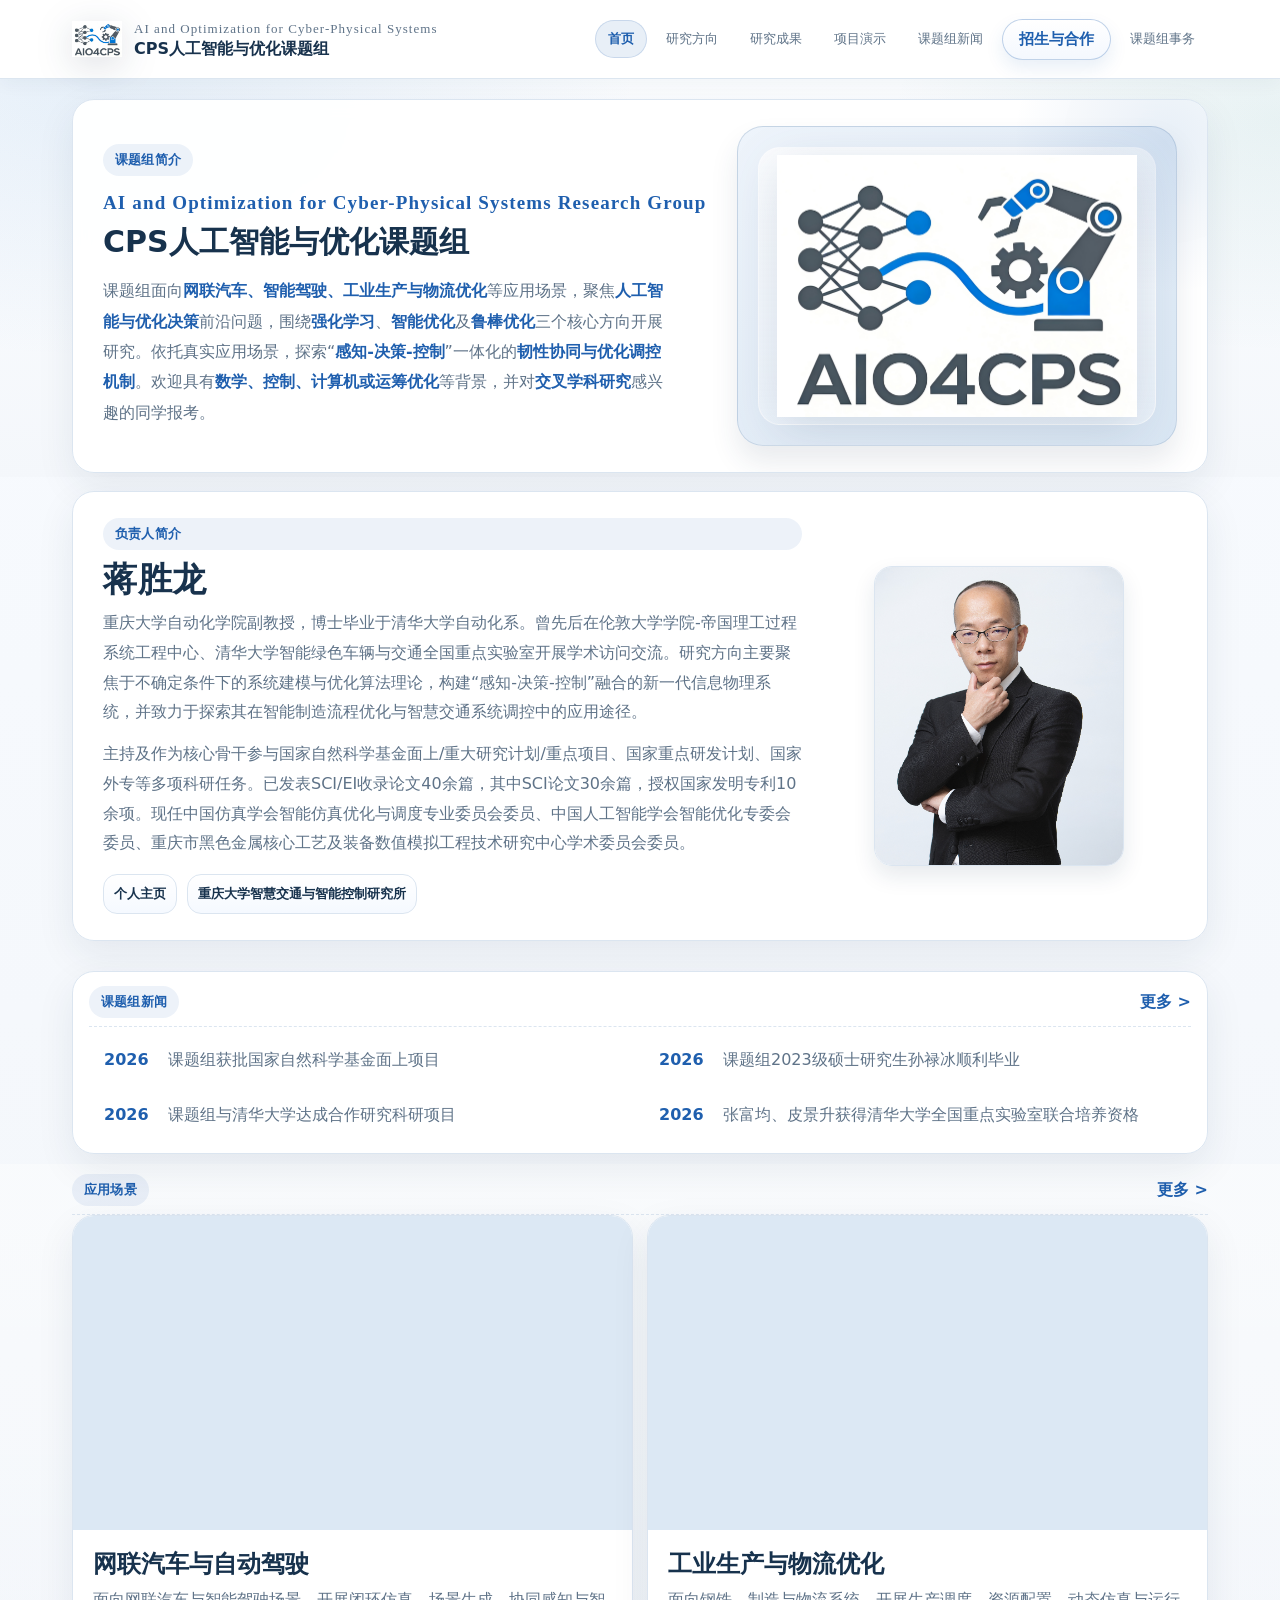
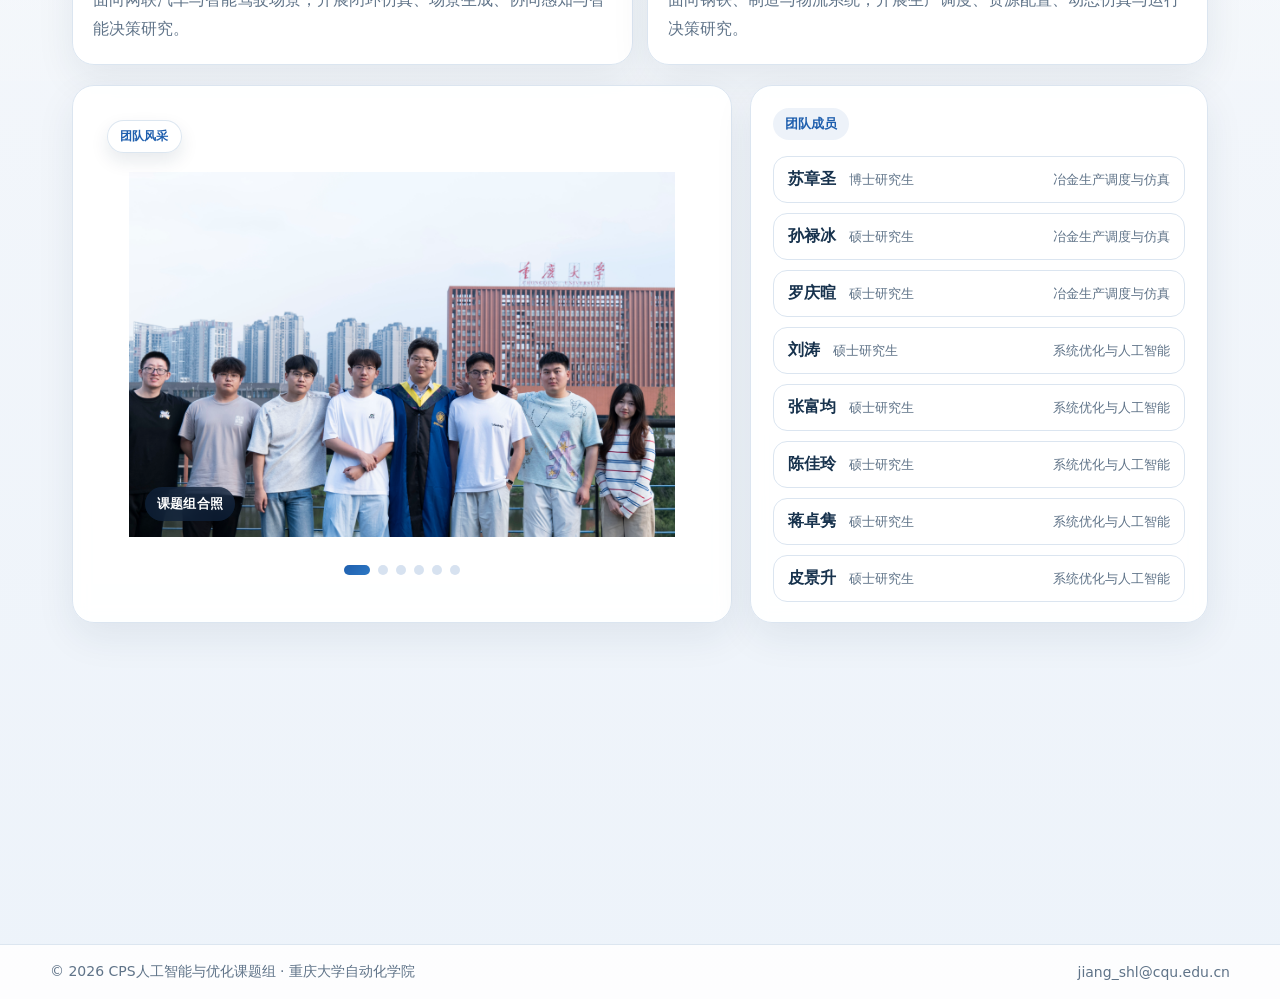
<file: index.html>
<!DOCTYPE html>
<html lang="zh-CN">
<head>
<meta charset="utf-8"/>
<meta content="width=device-width,initial-scale=1" name="viewport"/>
<title>CPS人工智能与优化课题组 | 重庆大学 | 自动化学院 蒋胜龙课题组 |</title>
<meta content="CPS人工智能与优化课题组主页，展示课题组简介、研究方向、负责人简介、典型应用场景、团队风采与合作交流。" name="description"/>
<meta content="CPS人工智能与优化课题组, 重庆大学, 人工智能, 运筹优化, 信息物理系统, 智能制造, 智慧交通" name="keywords"/>
<meta content="AI and Optimization for Cyber-Physical Systems Research Group, Chongqing University" name="author"/>
<meta content="index,follow" name="robots"/>
<meta content="CPS人工智能与优化课题组 | 重庆大学" property="og:title"/>
<meta content="CPS人工智能与优化课题组主页，展示课题组简介、研究方向、负责人简介、典型应用场景、团队风采与合作交流。" property="og:description"/>
<meta content="website" property="og:type"/>
<meta content="https://aio4cps.top/" property="og:url"/>
<meta content="https://aio4cps.top/assets/img/logo.png" property="og:image"/>
<meta content="zh_CN" property="og:locale"/>
<meta content="summary_large_image" name="twitter:card"/>
<meta content="CPS人工智能与优化课题组 | 重庆大学" name="twitter:title"/>
<meta content="CPS人工智能与优化课题组主页，展示课题组简介、研究方向、负责人简介、典型应用场景、团队风采与合作交流。" name="twitter:description"/>
<meta content="https://aio4cps.top/assets/img/logo.png" name="twitter:image"/>
<meta content="#F4F7FB" name="theme-color"/>
<link href="https://aio4cps.top/" rel="canonical"/>
    <link href="assets/img/logo.png" rel="icon"/>
<link href="assets/css/styles.css" rel="stylesheet"/>
<script defer="" src="assets/js/main.js"></script>
<noscript><style>.reveal{opacity:1 !important; transform:none !important;}</style></noscript>
</head>
<body class="page-home">
<a class="skip-link" href="#main-content">跳到主要内容</a>
<div class="topbar">
<div class="container">
<div class="nav">
<a aria-label="CPS人工智能与优化课题组首页" class="brand" href="index.html">
<img alt="CPS人工智能与优化课题组标识" src="assets/img/logo.png"/>
<span class="brand-text">
<span class="t2">AI and Optimization for Cyber-Physical Systems</span>
<span class="t1">CPS人工智能与优化课题组</span>
</span>
</a>
<div aria-label="Primary" class="navlinks">
<a data-page="index.html" href="index.html">首页</a>
<a data-page="research.html" href="research.html">研究方向</a>
<a data-page="achievements.html" href="achievements.html">研究成果</a>
<a data-page="demos.html" href="demos.html">项目演示</a>
<a data-page="news.html" href="news.html">课题组新闻</a>
<a data-page="cooperation.html" href="cooperation.html">招生与合作</a>
<a data-page="weekly-report.html" href="weekly-report.html">课题组事务</a>
</div>
<button aria-controls="mobileNav" aria-expanded="false" aria-label="打开导航菜单" class="hamburger" id="hamburger">菜单</button>
</div>
<div aria-label="移动端导航" class="mobile" hidden="" id="mobileNav">
<a data-page="index.html" href="index.html">首页</a>
<a data-page="research.html" href="research.html">研究方向</a>
<a data-page="achievements.html" href="achievements.html">研究成果</a>
<a data-page="demos.html" href="demos.html">项目演示</a>
<a data-page="news.html" href="news.html">课题组新闻</a>
<a data-page="cooperation.html" href="cooperation.html">招生与合作</a>
<a data-page="weekly-report.html" href="weekly-report.html">课题组事务</a>
</div>
</div>
</div>
<main id="main-content">
<section class="home-intro section-tight">
<div class="container">
<div class="intro-shell card-soft reveal">
<div class="intro-copy">
<span class="section-chip">课题组简介</span>
<div class="intro-name-en">AI and Optimization for Cyber-Physical Systems Research Group</div>
<h1>CPS人工智能与优化课题组</h1>
<p class="hero-lead">
课题组面向<strong class="hero-emphasis">网联汽车、智能驾驶、工业生产与物流优化</strong>等应用场景，聚焦<strong class="hero-emphasis">人工智能与优化决策</strong>前沿问题，围绕<strong class="hero-emphasis">强化学习</strong>、<strong class="hero-emphasis">智能优化</strong>及<strong class="hero-emphasis">鲁棒优化</strong>三个核心方向开展研究。依托真实应用场景，探索“<strong class="hero-emphasis">感知-决策-控制</strong>”一体化的<strong class="hero-emphasis">韧性协同与优化调控机制</strong>。欢迎具有<strong class="hero-emphasis">数学、控制、计算机或运筹优化</strong>等背景，并对<strong class="hero-emphasis">交叉学科研究</strong>感兴趣的同学报考。
</p>
</div>
                <div aria-hidden="true" class="intro-visual intro-logo-wrap"><div class="intro-logo-stage"><img alt="" class="intro-logo-large" src="assets/img/logo.png"/></div></div>
</div>
</div>
</section>
<section class="section home-overview-section" id="overview">
<div class="container">
<article class="mentor-merged-card card-soft reveal">
<div class="mentor-merged-copy">
<span class="section-chip">负责人简介</span>
<div class="mentor-name-hero">蒋胜龙</div>
<p>重庆大学自动化学院副教授，博士毕业于清华大学自动化系。曾先后在伦敦大学学院-帝国理工过程系统工程中心、清华大学智能绿色车辆与交通全国重点实验室开展学术访问交流。研究方向主要聚焦于不确定条件下的系统建模与优化算法理论，构建“感知-决策-控制”融合的新一代信息物理系统，并致力于探索其在智能制造流程优化与智慧交通系统调控中的应用途径。</p>
<p>主持及作为核心骨干参与国家自然科学基金面上/重大研究计划/重点项目、国家重点研发计划、国家外专等多项科研任务。已发表SCI/EI收录论文40余篇，其中SCI论文30余篇，授权国家发明专利10余项。现任中国仿真学会智能仿真优化与调度专业委员会委员、中国人工智能学会智能优化专委会委员、重庆市黑色金属核心工艺及装备数值模拟工程技术研究中心学术委员会委员。</p>
<div class="mentor-link-tags">
<a class="topic-pill" href="https://faculty.cqu.edu.cn/ShenglongJiang/zh_CN/index/341867/list/index.htm" rel="noopener" target="_blank">个人主页</a>
<a class="topic-pill" href="https://accu.cqu.edu.cn/kxyj/yjs/zhjtyznkzyjs.htm" rel="noopener" target="_blank">重庆大学智慧交通与智能控制研究所</a>
</div>
</div>
<div class="mentor-merged-side">
<div class="mentor-portrait-shell"><img alt="蒋胜龙老师照片" decoding="async" loading="lazy" src="assets/img/teacher.png"/></div>
</div>
</article>
</div>
</section>
<section class="section section-news-strip">
<div class="container">
<div class="news-strip card-soft reveal">
<div class="news-strip-head"><span class="section-chip">课题组新闻</span><a class="more-link" href="news.html">更多 &gt;</a></div>
<div class="news-strip-list">
<a class="news-strip-item" href="news.html#news-2026-nsfc-project"><span class="news-strip-year">2026</span><span>课题组获批国家自然科学基金面上项目</span></a>
<a class="news-strip-item" href="news.html#news-2026-sun-lubing-graduation"><span class="news-strip-year">2026</span><span>课题组2023级硕士研究生孙禄冰顺利毕业</span></a>
<a class="news-strip-item" href="news.html#news-2026-tsinghua-project"><span class="news-strip-year">2026</span><span>课题组与清华大学达成合作研究科研项目</span></a>
<a class="news-strip-item" href="news.html#news-2026-tsinghua-joint-training"><span class="news-strip-year">2026</span><span>张富均、皮景升获得清华大学全国重点实验室联合培养资格</span></a>
</div>
</div>
</div>
</section>
<section class="section section-surface" id="focus-showcase">
<div class="container">
<div class="news-strip-head reveal">
<span class="section-chip">应用场景</span>
<a class="more-link" href="research.html">更多 &gt;</a>
</div>
<div class="focus-grid">
<article class="focus-card card-soft reveal">
<div class="focus-media"><video autoplay="" loop="" muted="" playsinline="" preload="metadata" src="assets/img/traffic-demo.mp4"></video></div>
<div class="focus-body">
<h3>网联汽车与自动驾驶</h3>
<p>面向网联汽车与智能驾驶场景，开展闭环仿真、场景生成、协同感知与智能决策研究。</p>
</div>
</article>
<article class="focus-card card-soft reveal">
<div class="focus-media"><video autoplay="" loop="" muted="" playsinline="" preload="metadata" src="assets/img/digital-twin-demo.mp4"></video></div>
<div class="focus-body">
<h3>工业生产与物流优化</h3>
<p>面向钢铁、制造与物流系统，开展生产调度、资源配置、动态仿真与运行决策研究。</p>
</div>
</article>
</div>
</div>
</section>
<section class="section section-team-vibes" id="team-vibes">
<div class="container">
<div class="team-vibes-grid">
<div class="team-gallery card-soft reveal" data-carousel="" data-interval="4200">
<div class="team-gallery-stage"><span class="team-gallery-chip">团队风采</span><figure aria-hidden="false" class="team-gallery-slide active" data-carousel-slide="">
<img alt="课题组合照" loading="lazy" src="assets/img/team-photo-2026-group.jpg"/>
<figcaption>课题组合照</figcaption>
</figure><figure aria-hidden="true" class="team-gallery-slide" data-carousel-slide="">
<img alt="组会交流" loading="lazy" src="assets/img/team-photo-1.jpg"/>
<figcaption>组会交流</figcaption>
</figure><figure aria-hidden="true" class="team-gallery-slide" data-carousel-slide="">
<img alt="学术讨论" loading="lazy" src="assets/img/team-photo-2.jpg"/>
<figcaption>学术讨论</figcaption>
</figure><figure aria-hidden="true" class="team-gallery-slide" data-carousel-slide="">
<img alt="参加学术报告" loading="lazy" src="assets/img/team-photo-3.jpg"/>
<figcaption>参加学术报告</figcaption>
</figure><figure aria-hidden="true" class="team-gallery-slide" data-carousel-slide="">
<img alt="学术会议" loading="lazy" src="assets/img/team-photo-4.jpg"/>
<figcaption>学术会议</figcaption>
</figure><figure aria-hidden="true" class="team-gallery-slide" data-carousel-slide="">
<img alt="户外活动" loading="lazy" src="assets/img/team-photo-5.jpg"/>
<figcaption>户外活动</figcaption>
</figure></div>
<div class="team-gallery-dots" role="tablist" aria-label="团队风采图片切换"><button aria-label="查看课题组合照" aria-selected="true" class="team-gallery-dot active" data-carousel-dot="" role="tab" type="button"></button><button aria-label="查看组会交流" aria-selected="false" class="team-gallery-dot" data-carousel-dot="" role="tab" type="button"></button><button aria-label="查看学术讨论" aria-selected="false" class="team-gallery-dot" data-carousel-dot="" role="tab" type="button"></button><button aria-label="查看参加学术报告" aria-selected="false" class="team-gallery-dot" data-carousel-dot="" role="tab" type="button"></button><button aria-label="查看学术会议" aria-selected="false" class="team-gallery-dot" data-carousel-dot="" role="tab" type="button"></button><button aria-label="查看户外活动" aria-selected="false" class="team-gallery-dot" data-carousel-dot="" role="tab" type="button"></button></div>
</div>
<div class="team-side-stack">
<article class="team-side-card card-soft reveal">
<span class="section-chip">团队成员</span>
<ul class="name-list"><li><span>苏章圣 <em>博士研究生</em></span><em>冶金生产调度与仿真</em></li><li><span>孙禄冰 <em>硕士研究生</em></span><em>冶金生产调度与仿真</em></li><li><span>罗庆暄 <em>硕士研究生</em></span><em>冶金生产调度与仿真</em></li><li><span>刘涛 <em>硕士研究生</em></span><em>系统优化与人工智能</em></li><li><span>张富均 <em>硕士研究生</em></span><em>系统优化与人工智能</em></li><li><span>陈佳玲 <em>硕士研究生</em></span><em>系统优化与人工智能</em></li><li><span>蒋卓隽 <em>硕士研究生</em></span><em>系统优化与人工智能</em></li><li><span>皮景升 <em>硕士研究生</em></span><em>系统优化与人工智能</em></li></ul>
</article>
</div>
</div>
</div>
</section>
<section class="section" id="cooperation-network">
<div class="container">
<article class="cooperation-cta card-soft reveal">
<div class="cooperation-cta-copy">
<span class="section-chip">合作交流</span>
<h2>合作交流</h2>
<p>课题组欢迎与高校、科研机构及行业企业开展学术交流与联合研究，围绕强化学习、智能优化、鲁棒优化及其在网联汽车、智能驾驶、工业生产与物流优化中的应用持续推进合作。</p>
</div>
<div class="cooperation-cta-action">
<a class="btn-primary" href="cooperation.html">查看招生与合作</a>
</div>
</article>
</div>
</section>
</main>
<div class="footer">
<div class="container footer-row">
<div>© <span data-current-year=""></span> CPS人工智能与优化课题组 · 重庆大学自动化学院</div>
<div><a href="mailto:jiang_shl@cqu.edu.cn">jiang_shl@cqu.edu.cn</a></div>
</div>
</div>
</body>
</html>
</file>
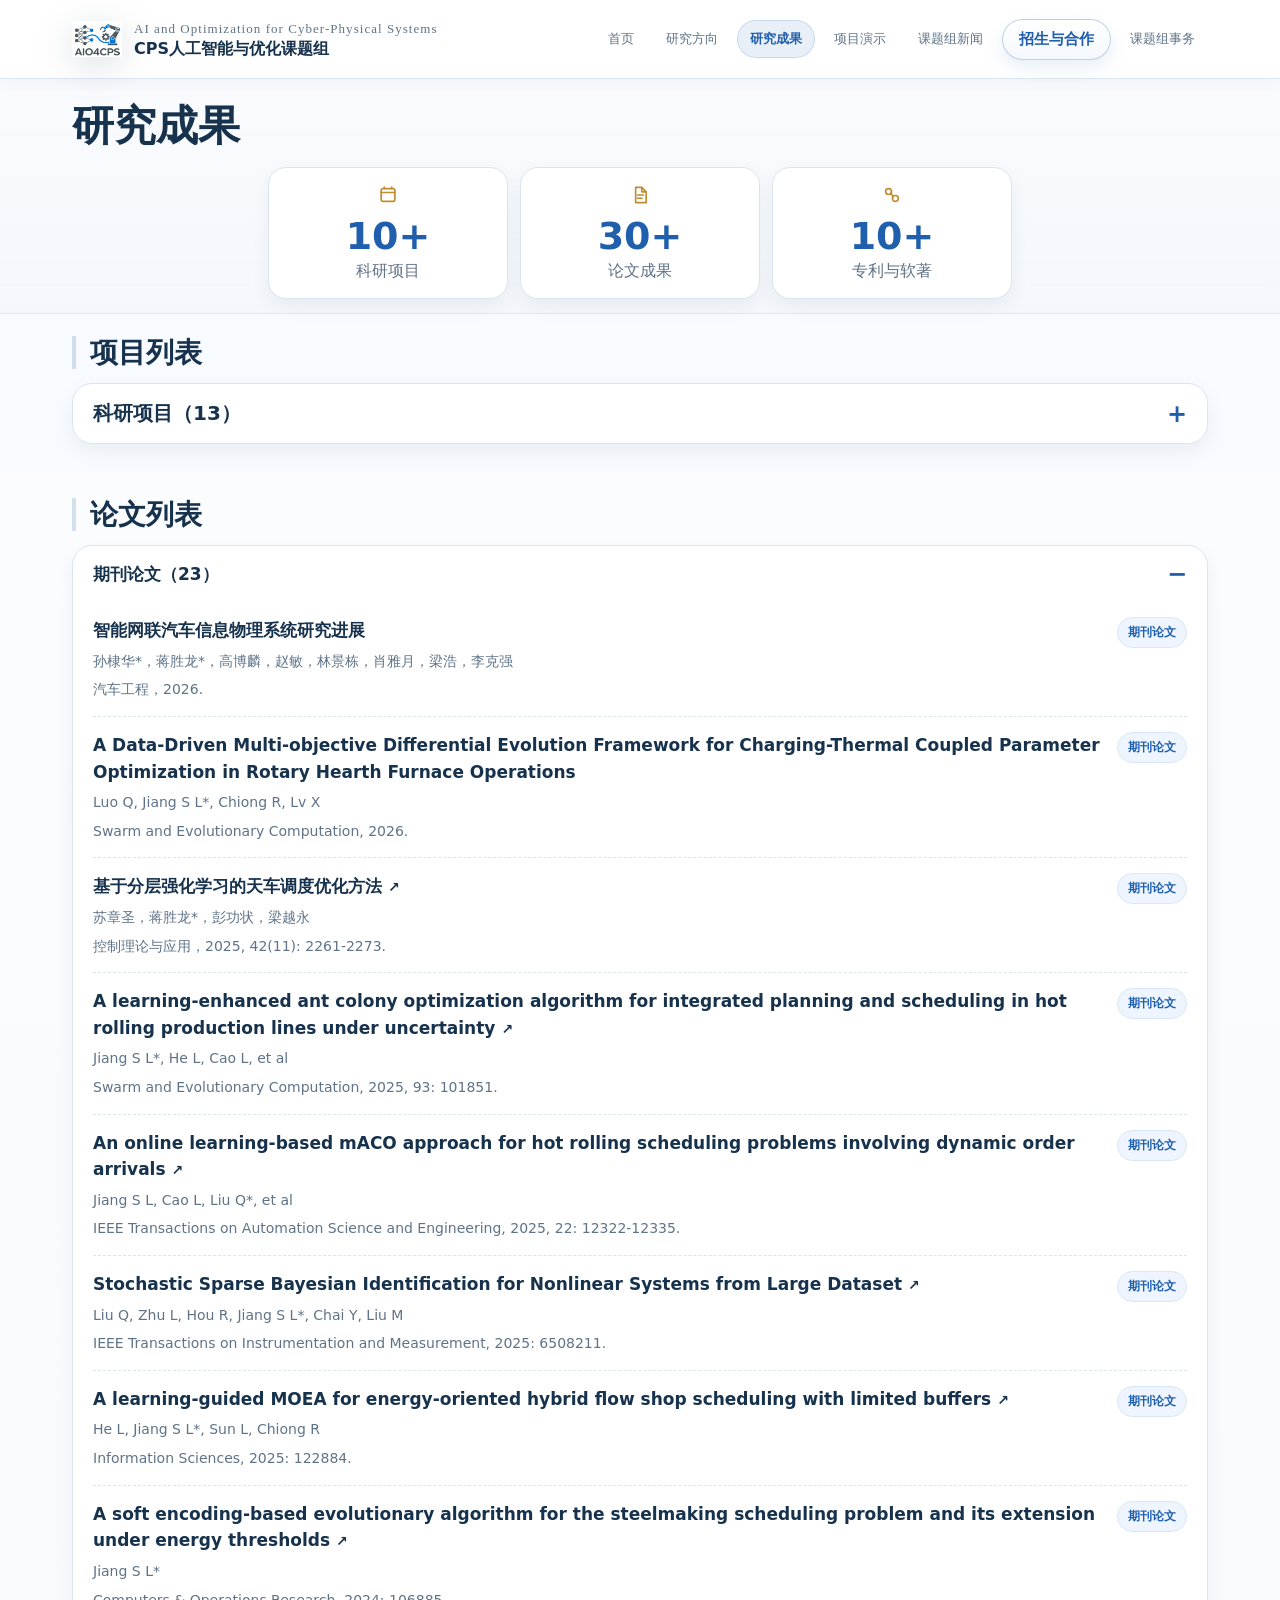
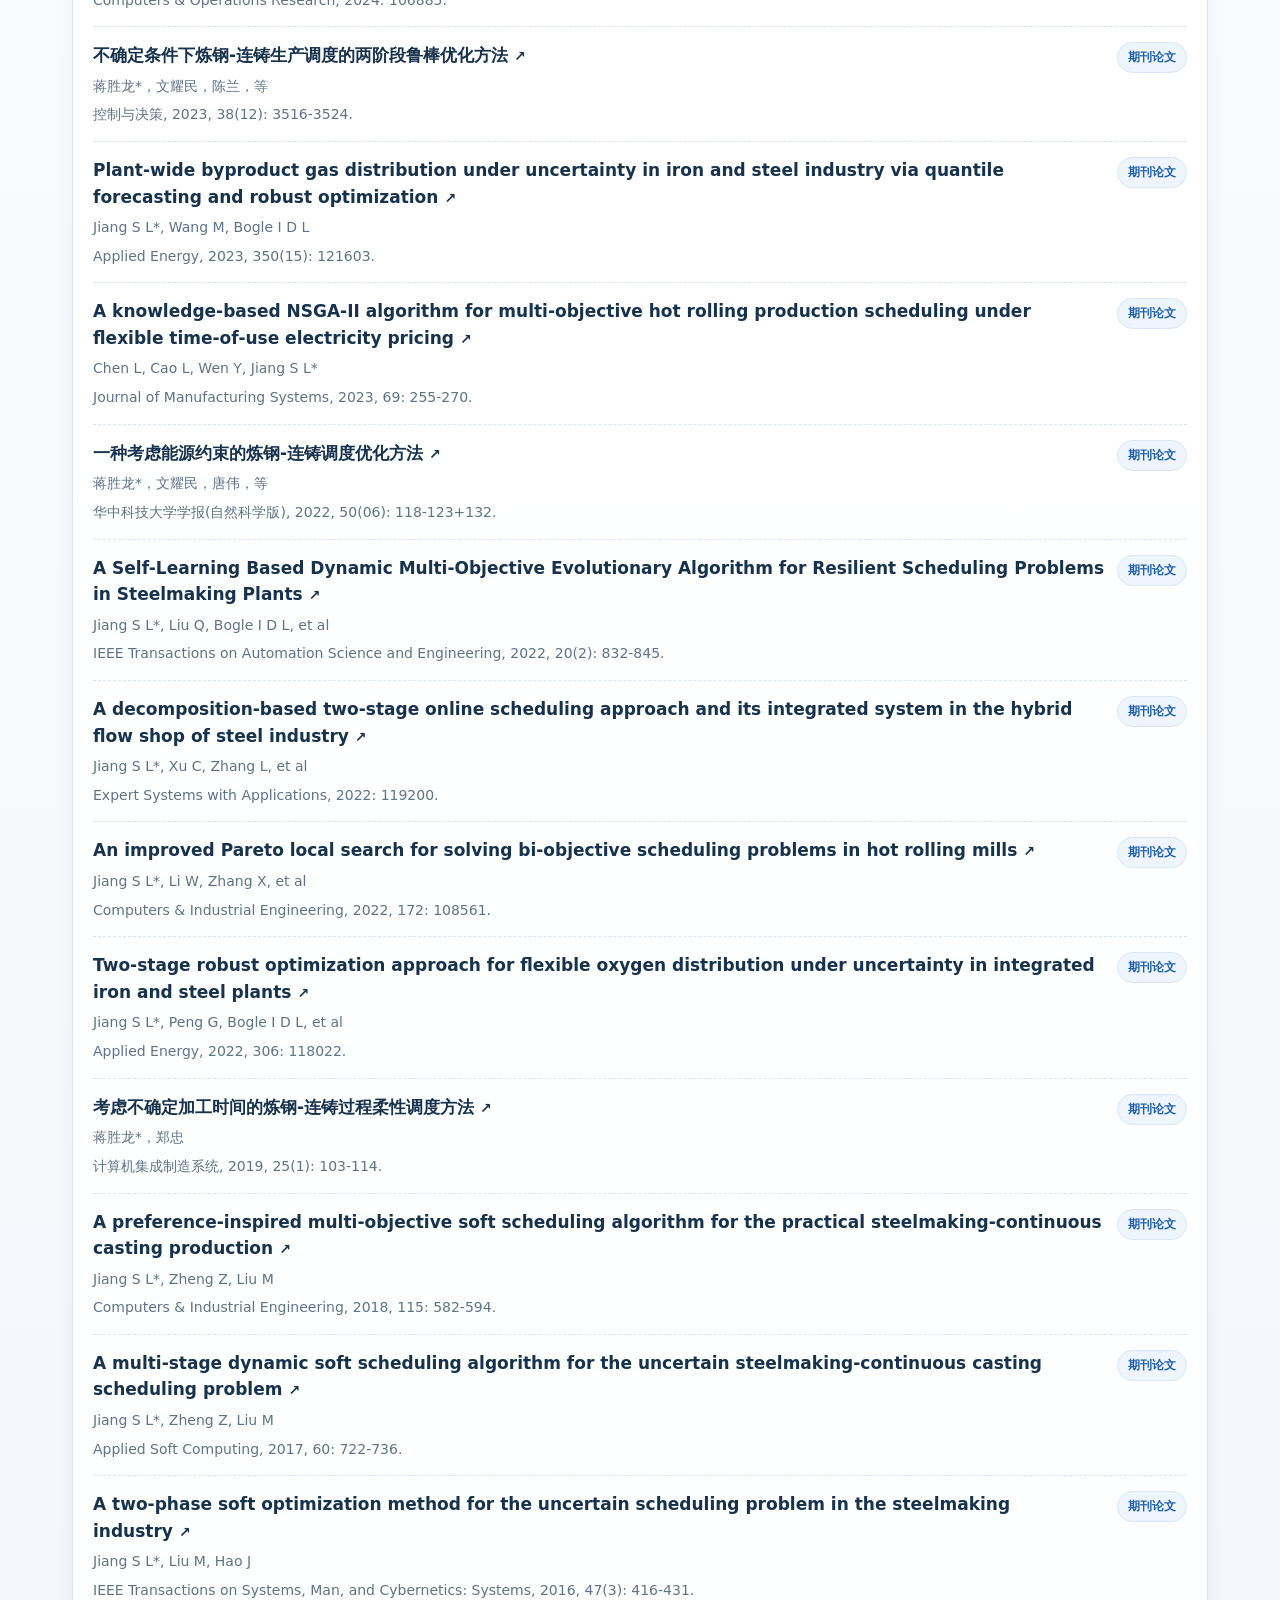
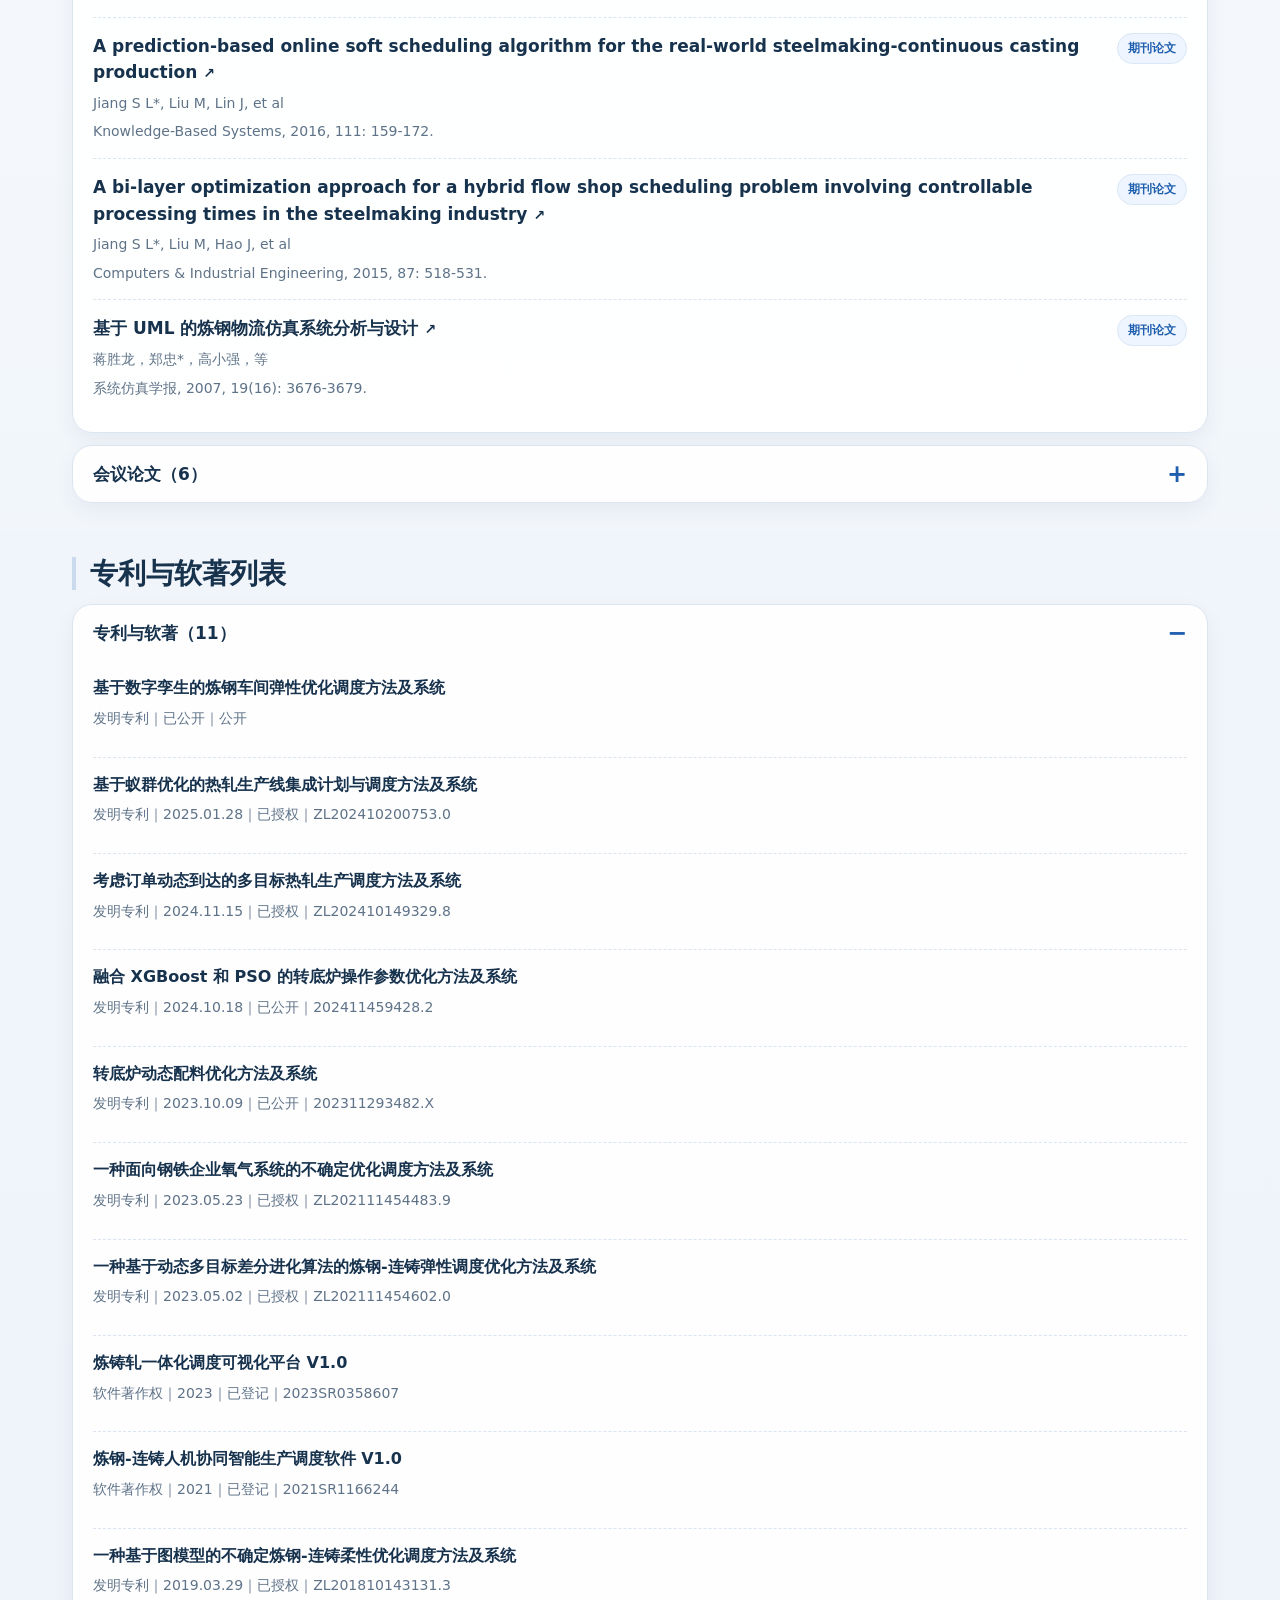
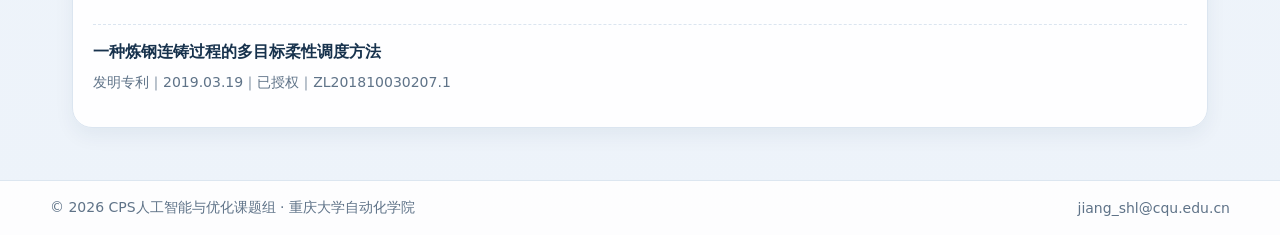
<file: achievements.html>
<!DOCTYPE html>

<html lang="zh-CN">
<head>
<meta charset="utf-8"/>
<meta content="width=device-width,initial-scale=1" name="viewport"/>
<title>研究成果 | CPS人工智能与优化课题组</title>
<meta content="CPS人工智能与优化课题组研究成果页，展示项目、论文列表与专利软著列表。" name="description"/>
<meta content="CPS人工智能与优化课题组, 重庆大学, 运筹优化, 人工智能, 智慧交通, 智能制造" name="keywords"/>
<meta content="AI and Optimization for Cyber-Physical Systems Research Group, Chongqing University" name="author"/>
<meta content="index,follow" name="robots"/>
<meta content="研究成果 | CPS人工智能与优化课题组" property="og:title"/>
<meta content="CPS人工智能与优化课题组研究成果页，展示项目、论文列表与专利软著列表。" property="og:description"/>
<meta content="website" property="og:type"/>
<meta content="https://aio4cps.top/achievements.html" property="og:url"/>
<meta content="https://aio4cps.top/assets/img/logo.png" property="og:image"/>
<meta content="zh_CN" property="og:locale"/>
<meta content="summary_large_image" name="twitter:card"/>
<meta content="研究成果 | CPS人工智能与优化课题组" name="twitter:title"/>
<meta content="CPS人工智能与优化课题组研究成果页，展示项目、论文列表与专利软著列表。" name="twitter:description"/>
<meta content="https://aio4cps.top/assets/img/logo.png" name="twitter:image"/>
<meta content="#F4F7FB" name="theme-color"/>
<link href="https://aio4cps.top/achievements.html" rel="canonical"/>
    <link href="assets/img/logo.png" rel="icon"/>
<link href="assets/css/styles.css" rel="stylesheet"/>
<script defer="" src="assets/js/main.js"></script>
<noscript><style>.reveal{opacity:1 !important; transform:none !important;}</style></noscript>
</head>
<body class="page-achievements">
<a class="skip-link" href="#main-content">跳到主要内容</a>
<div class="topbar">
<div class="container">
<div class="nav">
<a aria-label="CPS人工智能与优化课题组首页" class="brand" href="index.html">
<img alt="CPS人工智能与优化课题组标识" src="assets/img/logo.png"/>
<span class="brand-text">
<span class="t2">AI and Optimization for Cyber-Physical Systems</span>
<span class="t1">CPS人工智能与优化课题组</span>
</span>
</a>
<div aria-label="Primary" class="navlinks">
<a data-page="index.html" href="index.html">首页</a>
<a data-page="research.html" href="research.html">研究方向</a>
<a data-page="achievements.html" href="achievements.html">研究成果</a>
<a data-page="demos.html" href="demos.html">项目演示</a>
<a data-page="news.html" href="news.html">课题组新闻</a>
<a data-page="cooperation.html" href="cooperation.html">招生与合作</a>
<a data-page="weekly-report.html" href="weekly-report.html">课题组事务</a>
</div>
<button aria-controls="mobileNav" aria-expanded="false" aria-label="打开导航菜单" class="hamburger" id="hamburger">菜单</button>
</div>
<div aria-label="移动端导航" class="mobile" hidden="" id="mobileNav">
<a data-page="index.html" href="index.html">首页</a>
<a data-page="research.html" href="research.html">研究方向</a>
<a data-page="achievements.html" href="achievements.html">研究成果</a>
<a data-page="demos.html" href="demos.html">项目演示</a>
<a data-page="news.html" href="news.html">课题组新闻</a>
<a data-page="cooperation.html" href="cooperation.html">招生与合作</a>
<a data-page="weekly-report.html" href="weekly-report.html">课题组事务</a>
</div>
</div>
</div>
<main id="main-content">
<section class="page-hero section-tight page-hero-minimal">
<div class="container">
<div class="results-top reveal">
<h1 class="page-title">研究成果</h1>
<div class="page-metrics result-metrics">
<a class="metric-card" href="#projects-accordion"><span class="metric-icon"><svg aria-hidden="true" viewbox="0 0 24 24"><rect height="14" rx="2" width="15" x="4.5" y="5"></rect><path d="M8 5V3.25"></path><path d="M16 5V3.25"></path><path d="M4.5 9.25h15"></path></svg></span><strong data-counter="10" data-counter-suffix="+">10+</strong><span>科研项目</span></a>
<a class="metric-card" href="#paper-list"><span class="metric-icon"><svg aria-hidden="true" viewbox="0 0 24 24"><path d="M7.25 3.75h6.7l4.8 4.8v11.7H7.25z"></path><path d="M13.95 3.75v4.8h4.8"></path><path d="M9.25 12h6.5"></path><path d="M9.25 15.5h5"></path></svg></span><strong data-counter="30" data-counter-suffix="+">30+</strong><span>论文成果</span></a>
<a class="metric-card" href="#ip-list"><span class="metric-icon"><svg aria-hidden="true" viewbox="0 0 24 24"><path d="M8.25 11.5a3.25 3.25 0 1 1 0-6.5 3.25 3.25 0 0 1 0 6.5Z"></path><path d="M15.75 19a3.25 3.25 0 1 1 0-6.5 3.25 3.25 0 0 1 0 6.5Z"></path><path d="M10.8 9.5 13.2 14"></path></svg></span><strong data-counter="10" data-counter-suffix="+">10+</strong><span>专利与软著</span></a>
</div>
</div>
</div>
</section>
<section class="section" id="project-list">
<div class="container">
<div class="simple-heading reveal"><h2>项目列表</h2></div><details class="accordion reveal" id="projects-accordion"><summary>科研项目（13）</summary><div class="accordion-body"><div class="project-grid"><article class="project-card reveal card-soft">
<div class="project-head">
<span class="project-fund">清华大学合作科研项目</span>
<div class="badge-row"><span class="badge">在研</span><span class="badge">2026.07–2027.11</span></div>
</div>
<h3>面向端到端智驾模型的图形化闭环仿真与场景生成系统开发</h3>
<p>面向端到端智能驾驶模型，开展图形化闭环仿真、测试场景生成与系统开发。</p>
</article><article class="project-card reveal card-soft">
<div class="project-head">
<span class="project-fund">重庆中冶赛迪合作科研项目</span>
<div class="badge-row"><span class="badge">在研</span><span class="badge">2026.01–2027.12</span></div>
</div>
<h3>铁钢联合生产调度的柔性协同与仿真优化系统研发</h3>
<p>面向铁钢联合生产系统，开展柔性协同调度与仿真优化系统研发。</p>
</article><article class="project-card reveal card-soft">
<div class="project-head">
<span class="project-fund">智能汽车安全技术全国重点实验室开放基金</span>
<div class="badge-row"><span class="badge">在研</span><span class="badge">2026.01–2026.12</span><span class="badge">IVSTSKL-202515</span></div>
</div>
<h3>信息物理融合驱动的自动驾驶仿真场景智能生成及多指标协同优化</h3>
<p>围绕自动驾驶仿真场景生成与多指标协同优化展开研究，服务于智能网联交通场景的验证、评估与测试。</p>
</article><article class="project-card reveal card-soft">
<div class="project-head">
<span class="project-fund">人社部国家外国专家项目</span>
<div class="badge-row"><span class="badge">在研</span><span class="badge">2025.01–2026.12</span><span class="badge">H20251068</span></div>
</div>
<h3>面向智能网联汽车测试场景生成的多目标优化方法</h3>
<p>面向智能网联汽车测试场景生成问题，研究多目标优化方法与场景构建策略。</p>
</article><article class="project-card reveal card-soft">
<div class="project-head">
<span class="project-fund">国家自然科学基金重大研究计划项目（培育）</span>
<div class="badge-row"><span class="badge">在研</span><span class="badge">2024.01–2026.12</span><span class="badge">92367106</span></div>
</div>
<h3>多能耦合钢铁生产动态柔性调控智能化关键技术研究及应用</h3>
<p>围绕多能耦合钢铁生产中的动态柔性调控问题，研究能流、物流与调度协同优化关键技术。</p>
</article><article class="project-card reveal card-soft">
<div class="project-head">
<span class="project-fund">国家重点研发项目课题</span>
<div class="badge-row"><span class="badge">在研</span><span class="badge">2022.11–2025.12</span><span class="badge">2022YFC3901404</span></div>
</div>
<h3>（转底炉）全流程物质流能量流耦合规律与协同优化</h3>
<p>聚焦转底炉全流程物质流与能量流耦合规律，推进过程优化与协同调控研究。</p>
</article><article class="project-card reveal card-soft">
<div class="project-head">
<span class="project-fund">重庆中冶赛迪合作科研项目</span>
<div class="badge-row"><span class="badge">结题</span><span class="badge">2024.01–2025.10</span></div>
</div>
<h3>炼钢车间物流仿真平台开发</h3>
<p>围绕炼钢车间物流场景，开展仿真平台开发与系统验证。</p>
</article><article class="project-card reveal card-soft">
<div class="project-head">
<span class="project-fund">重庆赛迪奇智合作科研项目</span>
<div class="badge-row"><span class="badge">结题</span><span class="badge">2024.01–2025.10</span></div>
</div>
<h3>铁水智能调度模型与算法研究</h3>
<p>研究面向铁水运输与调度过程的模型构建与智能算法。</p>
</article><article class="project-card reveal card-soft">
<div class="project-head">
<span class="project-fund">冶金自动化与检测技术教育部工程研究中心开放基金（重点项目）</span>
<div class="badge-row"><span class="badge">结题</span><span class="badge">2022.01–2023.12</span><span class="badge">MADTOF2021A01</span></div>
</div>
<h3>考虑高维多目标的热轧生产线智能优化排产方法研究</h3>
<p>研究面向高维多目标条件的热轧生产线智能优化排产方法。</p>
</article><article class="project-card reveal card-soft">
<div class="project-head">
<span class="project-fund">国家自然科学基金面上项目</span>
<div class="badge-row"><span class="badge">结题</span><span class="badge">2019.01–2022.12</span><span class="badge">61873042</span></div>
</div>
<h3>强不确定条件下连铸-热轧生产线基于软决策机制的调度方法研究</h3>
<p>围绕强不确定条件下的连铸—热轧生产线，研究基于软决策机制的调度方法。</p>
</article><article class="project-card reveal card-soft">
<div class="project-head">
<span class="project-fund">北京冶金自动化院合作科研项目</span>
<div class="badge-row"><span class="badge">结题</span><span class="badge">已结题</span></div>
</div>
<h3>韶钢炼钢生产智能管控系统</h3>
<p>面向实际钢铁生产场景推进智能管控系统研究与应用。</p>
</article><article class="project-card reveal card-soft">
<div class="project-head">
<span class="project-fund">北京冶金自动化院合作科研项目</span>
<div class="badge-row"><span class="badge">结题</span><span class="badge">已结题</span></div>
</div>
<h3>河冶科技智能调度仿真平台</h3>
<p>围绕工业调度场景建设智能调度仿真平台。</p>
</article><article class="project-card reveal card-soft">
<div class="project-head">
<span class="project-fund">北京冶金自动化院合作科研项目</span>
<div class="badge-row"><span class="badge">结题</span><span class="badge">已结题</span></div>
</div>
<h3>沙钢转炉特钢智能调度系统</h3>
<p>面向转炉特钢场景开展智能调度系统研发。</p>
</article></div></div></details>
</div>
</section>
<section class="section section-surface" id="paper-list">
<div class="container">
<div class="simple-heading reveal"><h2>论文列表</h2></div>
<details class="accordion reveal" open="">
<summary>期刊论文（23）</summary>
<div class="accordion-body"><ol class="paper-list"><li class="paper-item">
<div class="paper-index">[18]</div>
<div class="paper-content">
<div class="paper-title"><span class="paper-title-text">智能网联汽车信息物理系统研究进展</span></div>
<div class="paper-meta">孙棣华*，蒋胜龙*，高博麟，赵敏，林景栋，肖雅月，梁浩，李克强</div>
<div class="paper-source">汽车工程，2026.</div>
</div>
<div class="paper-type">期刊论文</div>
</li><li class="paper-item">
<div class="paper-index">[1]</div>
<div class="paper-content">
<div class="paper-title"><span class="paper-title-text">A Data-Driven Multi-objective Differential Evolution Framework for Charging-Thermal Coupled Parameter Optimization in Rotary Hearth Furnace Operations</span></div>
<div class="paper-meta">Luo Q, Jiang S L*, Chiong R, Lv X</div>
<div class="paper-source">Swarm and Evolutionary Computation, 2026.</div>
</div>
<div class="paper-type">期刊论文</div>
</li><li class="paper-item">
<div class="paper-index">[19]</div>
<div class="paper-content">
<div class="paper-title"><a class="paper-title-link" href="https://doi.org/10.7641/CTA.2025.50167" rel="noopener" target="_blank">基于分层强化学习的天车调度优化方法<span aria-hidden="true" class="paper-arrow">↗</span></a></div>
<div class="paper-meta">苏章圣，蒋胜龙*，彭功状，梁越永</div>
<div class="paper-source">控制理论与应用，2025, 42(11): 2261-2273.</div>
</div>
<div class="paper-type">期刊论文</div>
</li><li class="paper-item">
<div class="paper-index">[5]</div>
<div class="paper-content">
<div class="paper-title"><a class="paper-title-link" href="https://doi.org/10.1016/j.swevo.2025.101851" rel="noopener" target="_blank">A learning-enhanced ant colony optimization algorithm for integrated planning and scheduling in hot rolling production lines under uncertainty<span aria-hidden="true" class="paper-arrow">↗</span></a></div>
<div class="paper-meta">Jiang S L*, He L, Cao L, et al</div>
<div class="paper-source">Swarm and Evolutionary Computation, 2025, 93: 101851.</div>
</div>
<div class="paper-type">期刊论文</div>
</li><li class="paper-item">
<div class="paper-index">[4]</div>
<div class="paper-content">
<div class="paper-title"><a class="paper-title-link" href="https://doi.org/10.1109/TASE.2025.3540042" rel="noopener" target="_blank">An online learning-based mACO approach for hot rolling scheduling problems involving dynamic order arrivals<span aria-hidden="true" class="paper-arrow">↗</span></a></div>
<div class="paper-meta">Jiang S L, Cao L, Liu Q*, et al</div>
<div class="paper-source">IEEE Transactions on Automation Science and Engineering, 2025, 22: 12322-12335.</div>
</div>
<div class="paper-type">期刊论文</div>
</li><li class="paper-item">
<div class="paper-index">[3]</div>
<div class="paper-content">
<div class="paper-title"><a class="paper-title-link" href="https://xueshu.baidu.com/s?wd=Stochastic%20Sparse%20Bayesian%20Identification%20for%20Nonlinear%20Systems%20from%20Large%20Dataset" rel="noopener" target="_blank">Stochastic Sparse Bayesian Identification for Nonlinear Systems from Large Dataset<span aria-hidden="true" class="paper-arrow">↗</span></a></div>
<div class="paper-meta">Liu Q, Zhu L, Hou R, Jiang S L*, Chai Y, Liu M</div>
<div class="paper-source">IEEE Transactions on Instrumentation and Measurement, 2025: 6508211.</div>
</div>
<div class="paper-type">期刊论文</div>
</li><li class="paper-item">
<div class="paper-index">[2]</div>
<div class="paper-content">
<div class="paper-title"><a class="paper-title-link" href="https://doi.org/10.1016/j.ins.2025.122884" rel="noopener" target="_blank">A learning-guided MOEA for energy-oriented hybrid flow shop scheduling with limited buffers<span aria-hidden="true" class="paper-arrow">↗</span></a></div>
<div class="paper-meta">He L, Jiang S L*, Sun L, Chiong R</div>
<div class="paper-source">Information Sciences, 2025: 122884.</div>
</div>
<div class="paper-type">期刊论文</div>
</li><li class="paper-item">
<div class="paper-index">[6]</div>
<div class="paper-content">
<div class="paper-title"><a class="paper-title-link" href="https://xueshu.baidu.com/s?wd=A%20soft%20encoding-based%20evolutionary%20algorithm%20for%20the%20steelmaking%20scheduling%20problem%20and%20its%20extension%20under%20energy%20thresholds" rel="noopener" target="_blank">A soft encoding-based evolutionary algorithm for the steelmaking scheduling problem and its extension under energy thresholds<span aria-hidden="true" class="paper-arrow">↗</span></a></div>
<div class="paper-meta">Jiang S L*</div>
<div class="paper-source">Computers &amp; Operations Research, 2024: 106885.</div>
</div>
<div class="paper-type">期刊论文</div>
</li><li class="paper-item">
<div class="paper-index">[20]</div>
<div class="paper-content">
<div class="paper-title"><a class="paper-title-link" href="https://xueshu.baidu.com/s?wd=%E4%B8%8D%E7%A1%AE%E5%AE%9A%E6%9D%A1%E4%BB%B6%E4%B8%8B%E7%82%BC%E9%92%A2-%E8%BF%9E%E9%93%B8%E7%94%9F%E4%BA%A7%E8%B0%83%E5%BA%A6%E7%9A%84%E4%B8%A4%E9%98%B6%E6%AE%B5%E9%B2%81%E6%A3%92%E4%BC%98%E5%8C%96%E6%96%B9%E6%B3%95" rel="noopener" target="_blank">不确定条件下炼钢-连铸生产调度的两阶段鲁棒优化方法<span aria-hidden="true" class="paper-arrow">↗</span></a></div>
<div class="paper-meta">蒋胜龙*，文耀民，陈兰，等</div>
<div class="paper-source">控制与决策, 2023, 38(12): 3516-3524.</div>
</div>
<div class="paper-type">期刊论文</div>
</li><li class="paper-item">
<div class="paper-index">[8]</div>
<div class="paper-content">
<div class="paper-title"><a class="paper-title-link" href="https://doi.org/10.1016/j.apenergy.2023.121603" rel="noopener" target="_blank">Plant-wide byproduct gas distribution under uncertainty in iron and steel industry via quantile forecasting and robust optimization<span aria-hidden="true" class="paper-arrow">↗</span></a></div>
<div class="paper-meta">Jiang S L*, Wang M, Bogle I D L</div>
<div class="paper-source">Applied Energy, 2023, 350(15): 121603.</div>
</div>
<div class="paper-type">期刊论文</div>
</li><li class="paper-item">
<div class="paper-index">[7]</div>
<div class="paper-content">
<div class="paper-title"><a class="paper-title-link" href="https://xueshu.baidu.com/s?wd=A%20knowledge-based%20NSGA-II%20algorithm%20for%20multi-objective%20hot%20rolling%20production%20scheduling%20under%20flexible%20time-of-use%20electricity%20pricing" rel="noopener" target="_blank">A knowledge-based NSGA-II algorithm for multi-objective hot rolling production scheduling under flexible time-of-use electricity pricing<span aria-hidden="true" class="paper-arrow">↗</span></a></div>
<div class="paper-meta">Chen L, Cao L, Wen Y, Jiang S L*</div>
<div class="paper-source">Journal of Manufacturing Systems, 2023, 69: 255-270.</div>
</div>
<div class="paper-type">期刊论文</div>
</li><li class="paper-item">
<div class="paper-index">[21]</div>
<div class="paper-content">
<div class="paper-title"><a class="paper-title-link" href="https://xueshu.baidu.com/s?wd=%E4%B8%80%E7%A7%8D%E8%80%83%E8%99%91%E8%83%BD%E6%BA%90%E7%BA%A6%E6%9D%9F%E7%9A%84%E7%82%BC%E9%92%A2-%E8%BF%9E%E9%93%B8%E8%B0%83%E5%BA%A6%E4%BC%98%E5%8C%96%E6%96%B9%E6%B3%95" rel="noopener" target="_blank">一种考虑能源约束的炼钢-连铸调度优化方法<span aria-hidden="true" class="paper-arrow">↗</span></a></div>
<div class="paper-meta">蒋胜龙*，文耀民，唐伟，等</div>
<div class="paper-source">华中科技大学学报(自然科学版), 2022, 50(06): 118-123+132.</div>
</div>
<div class="paper-type">期刊论文</div>
</li><li class="paper-item">
<div class="paper-index">[12]</div>
<div class="paper-content">
<div class="paper-title"><a class="paper-title-link" href="https://xueshu.baidu.com/s?wd=A%20Self-Learning%20Based%20Dynamic%20Multi-Objective%20Evolutionary%20Algorithm%20for%20Resilient%20Scheduling%20Problems%20in%20Steelmaking%20Plants" rel="noopener" target="_blank">A Self-Learning Based Dynamic Multi-Objective Evolutionary Algorithm for Resilient Scheduling Problems in Steelmaking Plants<span aria-hidden="true" class="paper-arrow">↗</span></a></div>
<div class="paper-meta">Jiang S L*, Liu Q, Bogle I D L, et al</div>
<div class="paper-source">IEEE Transactions on Automation Science and Engineering, 2022, 20(2): 832-845.</div>
</div>
<div class="paper-type">期刊论文</div>
</li><li class="paper-item">
<div class="paper-index">[11]</div>
<div class="paper-content">
<div class="paper-title"><a class="paper-title-link" href="https://xueshu.baidu.com/s?wd=A%20decomposition-based%20two-stage%20online%20scheduling%20approach%20and%20its%20integrated%20system%20in%20the%20hybrid%20flow%20shop%20of%20steel%20industry" rel="noopener" target="_blank">A decomposition-based two-stage online scheduling approach and its integrated system in the hybrid flow shop of steel industry<span aria-hidden="true" class="paper-arrow">↗</span></a></div>
<div class="paper-meta">Jiang S L*, Xu C, Zhang L, et al</div>
<div class="paper-source">Expert Systems with Applications, 2022: 119200.</div>
</div>
<div class="paper-type">期刊论文</div>
</li><li class="paper-item">
<div class="paper-index">[10]</div>
<div class="paper-content">
<div class="paper-title"><a class="paper-title-link" href="https://xueshu.baidu.com/s?wd=An%20improved%20Pareto%20local%20search%20for%20solving%20bi-objective%20scheduling%20problems%20in%20hot%20rolling%20mills" rel="noopener" target="_blank">An improved Pareto local search for solving bi-objective scheduling problems in hot rolling mills<span aria-hidden="true" class="paper-arrow">↗</span></a></div>
<div class="paper-meta">Jiang S L*, Li W, Zhang X, et al</div>
<div class="paper-source">Computers &amp; Industrial Engineering, 2022, 172: 108561.</div>
</div>
<div class="paper-type">期刊论文</div>
</li><li class="paper-item">
<div class="paper-index">[9]</div>
<div class="paper-content">
<div class="paper-title"><a class="paper-title-link" href="https://xueshu.baidu.com/s?wd=Two-stage%20robust%20optimization%20approach%20for%20flexible%20oxygen%20distribution%20under%20uncertainty%20in%20integrated%20iron%20and%20steel%20plants" rel="noopener" target="_blank">Two-stage robust optimization approach for flexible oxygen distribution under uncertainty in integrated iron and steel plants<span aria-hidden="true" class="paper-arrow">↗</span></a></div>
<div class="paper-meta">Jiang S L*, Peng G, Bogle I D L, et al</div>
<div class="paper-source">Applied Energy, 2022, 306: 118022.</div>
</div>
<div class="paper-type">期刊论文</div>
</li><li class="paper-item">
<div class="paper-index">[22]</div>
<div class="paper-content">
<div class="paper-title"><a class="paper-title-link" href="https://xueshu.baidu.com/s?wd=%E8%80%83%E8%99%91%E4%B8%8D%E7%A1%AE%E5%AE%9A%E5%8A%A0%E5%B7%A5%E6%97%B6%E9%97%B4%E7%9A%84%E7%82%BC%E9%92%A2-%E8%BF%9E%E9%93%B8%E8%BF%87%E7%A8%8B%E6%9F%94%E6%80%A7%E8%B0%83%E5%BA%A6%E6%96%B9%E6%B3%95" rel="noopener" target="_blank">考虑不确定加工时间的炼钢-连铸过程柔性调度方法<span aria-hidden="true" class="paper-arrow">↗</span></a></div>
<div class="paper-meta">蒋胜龙*，郑忠</div>
<div class="paper-source">计算机集成制造系统, 2019, 25(1): 103-114.</div>
</div>
<div class="paper-type">期刊论文</div>
</li><li class="paper-item">
<div class="paper-index">[13]</div>
<div class="paper-content">
<div class="paper-title"><a class="paper-title-link" href="https://xueshu.baidu.com/s?wd=A%20preference-inspired%20multi-objective%20soft%20scheduling%20algorithm%20for%20the%20practical%20steelmaking-continuous%20casting%20production" rel="noopener" target="_blank">A preference-inspired multi-objective soft scheduling algorithm for the practical steelmaking-continuous casting production<span aria-hidden="true" class="paper-arrow">↗</span></a></div>
<div class="paper-meta">Jiang S L*, Zheng Z, Liu M</div>
<div class="paper-source">Computers &amp; Industrial Engineering, 2018, 115: 582-594.</div>
</div>
<div class="paper-type">期刊论文</div>
</li><li class="paper-item">
<div class="paper-index">[14]</div>
<div class="paper-content">
<div class="paper-title"><a class="paper-title-link" href="https://xueshu.baidu.com/s?wd=A%20multi-stage%20dynamic%20soft%20scheduling%20algorithm%20for%20the%20uncertain%20steelmaking-continuous%20casting%20scheduling%20problem" rel="noopener" target="_blank">A multi-stage dynamic soft scheduling algorithm for the uncertain steelmaking-continuous casting scheduling problem<span aria-hidden="true" class="paper-arrow">↗</span></a></div>
<div class="paper-meta">Jiang S L*, Zheng Z, Liu M</div>
<div class="paper-source">Applied Soft Computing, 2017, 60: 722-736.</div>
</div>
<div class="paper-type">期刊论文</div>
</li><li class="paper-item">
<div class="paper-index">[16]</div>
<div class="paper-content">
<div class="paper-title"><a class="paper-title-link" href="https://xueshu.baidu.com/s?wd=A%20two-phase%20soft%20optimization%20method%20for%20the%20uncertain%20scheduling%20problem%20in%20the%20steelmaking%20industry" rel="noopener" target="_blank">A two-phase soft optimization method for the uncertain scheduling problem in the steelmaking industry<span aria-hidden="true" class="paper-arrow">↗</span></a></div>
<div class="paper-meta">Jiang S L*, Liu M, Hao J</div>
<div class="paper-source">IEEE Transactions on Systems, Man, and Cybernetics: Systems, 2016, 47(3): 416-431.</div>
</div>
<div class="paper-type">期刊论文</div>
</li><li class="paper-item">
<div class="paper-index">[15]</div>
<div class="paper-content">
<div class="paper-title"><a class="paper-title-link" href="https://xueshu.baidu.com/s?wd=A%20prediction-based%20online%20soft%20scheduling%20algorithm%20for%20the%20real-world%20steelmaking-continuous%20casting%20production" rel="noopener" target="_blank">A prediction-based online soft scheduling algorithm for the real-world steelmaking-continuous casting production<span aria-hidden="true" class="paper-arrow">↗</span></a></div>
<div class="paper-meta">Jiang S L*, Liu M, Lin J, et al</div>
<div class="paper-source">Knowledge-Based Systems, 2016, 111: 159-172.</div>
</div>
<div class="paper-type">期刊论文</div>
</li><li class="paper-item">
<div class="paper-index">[17]</div>
<div class="paper-content">
<div class="paper-title"><a class="paper-title-link" href="https://xueshu.baidu.com/s?wd=A%20bi-layer%20optimization%20approach%20for%20a%20hybrid%20flow%20shop%20scheduling%20problem%20involving%20controllable%20processing%20times%20in%20the%20steelmaking%20industry" rel="noopener" target="_blank">A bi-layer optimization approach for a hybrid flow shop scheduling problem involving controllable processing times in the steelmaking industry<span aria-hidden="true" class="paper-arrow">↗</span></a></div>
<div class="paper-meta">Jiang S L*, Liu M, Hao J, et al</div>
<div class="paper-source">Computers &amp; Industrial Engineering, 2015, 87: 518-531.</div>
</div>
<div class="paper-type">期刊论文</div>
</li><li class="paper-item">
<div class="paper-index">[23]</div>
<div class="paper-content">
<div class="paper-title"><a class="paper-title-link" href="https://xueshu.baidu.com/s?wd=%E5%9F%BA%E4%BA%8E%20UML%20%E7%9A%84%E7%82%BC%E9%92%A2%E7%89%A9%E6%B5%81%E4%BB%BF%E7%9C%9F%E7%B3%BB%E7%BB%9F%E5%88%86%E6%9E%90%E4%B8%8E%E8%AE%BE%E8%AE%A1" rel="noopener" target="_blank">基于 UML 的炼钢物流仿真系统分析与设计<span aria-hidden="true" class="paper-arrow">↗</span></a></div>
<div class="paper-meta">蒋胜龙，郑忠*，高小强，等</div>
<div class="paper-source">系统仿真学报, 2007, 19(16): 3676-3679.</div>
</div>
<div class="paper-type">期刊论文</div>
</li></ol></div>
</details>
<details class="accordion reveal">
<summary>会议论文（6）</summary>
<div class="accordion-body"><ol class="paper-list"><li class="paper-item">
<div class="paper-index">[2]</div>
<div class="paper-content">
<div class="paper-title"><a class="paper-title-link" href="https://xueshu.baidu.com/s?wd=An%20XGBoost-Based%20Model%20for%20Temperature%20Prediction%20in%20Rotary%20Hearth%20Furnaces%3A%20Incorporating%20Mechanistic%20and%20Temporal%20Factors" rel="noopener" target="_blank">An XGBoost-Based Model for Temperature Prediction in Rotary Hearth Furnaces: Incorporating Mechanistic and Temporal Factors<span aria-hidden="true" class="paper-arrow">↗</span></a></div>
<div class="paper-meta">Luo Q, Jiang S L*, You Z, et al</div>
<div class="paper-source">The 10th International Congress on the Science and Technology of Steelmaking (ICS2025).</div>
</div>
<div class="paper-type">会议论文</div>
</li><li class="paper-item">
<div class="paper-index">[1]</div>
<div class="paper-content">
<div class="paper-title"><a class="paper-title-link" href="https://xueshu.baidu.com/s?wd=A%20Learning-based%20Multi-Objective%20BRKGA%20for%20Steelmaking-Continuous%20Casting%20Scheduling%20with%20Transportation%20Thresholds" rel="noopener" target="_blank">A Learning-based Multi-Objective BRKGA for Steelmaking-Continuous Casting Scheduling with Transportation Thresholds<span aria-hidden="true" class="paper-arrow">↗</span></a></div>
<div class="paper-meta">Sun L, Su Z, Jiang S L*</div>
<div class="paper-source">The 43rd Chinese Control Conference (CCC), IEEE, 2025.</div>
</div>
<div class="paper-type">会议论文</div>
</li><li class="paper-item">
<div class="paper-index">[3]</div>
<div class="paper-content">
<div class="paper-title"><a class="paper-title-link" href="https://xueshu.baidu.com/s?wd=A%20bi-level%20optimization%20method%20for%20integrated%20production%20scheduling%20between%20continuous%20casting%20and%20hot%20rolling%20processes" rel="noopener" target="_blank">A bi-level optimization method for integrated production scheduling between continuous casting and hot rolling processes<span aria-hidden="true" class="paper-arrow">↗</span></a></div>
<div class="paper-meta">Tang W, Cao L, Wen Y, Jiang S L*</div>
<div class="paper-source">2022 18th International Conference on Automation Science and Engineering (CASE), IEEE, 2022. (Oral)</div>
</div>
<div class="paper-type">会议论文</div>
</li><li class="paper-item">
<div class="paper-index">[4]</div>
<div class="paper-content">
<div class="paper-title"><a class="paper-title-link" href="https://xueshu.baidu.com/s?wd=A%20CMA-ES%20algorithm%20for%20solving%20the%20steelmaking%20scheduling%20problem%20involving%20time%20buffers" rel="noopener" target="_blank">A CMA-ES algorithm for solving the steelmaking scheduling problem involving time buffers<span aria-hidden="true" class="paper-arrow">↗</span></a></div>
<div class="paper-meta">Jiang S L*, Tang W, Hu W</div>
<div class="paper-source">2020 IEEE Congress on Evolutionary Computation (CEC), IEEE, 2020.</div>
</div>
<div class="paper-type">会议论文</div>
</li><li class="paper-item">
<div class="paper-index">[5]</div>
<div class="paper-content">
<div class="paper-title"><a class="paper-title-link" href="https://xueshu.baidu.com/s?wd=An%20adaptive%20sampling-estimation%20of%20distribution%20algorithm%20for%20robust%20scheduling%20in%20the%20steelmaking-continuous%20casting%20process" rel="noopener" target="_blank">An adaptive sampling-estimation of distribution algorithm for robust scheduling in the steelmaking-continuous casting process<span aria-hidden="true" class="paper-arrow">↗</span></a></div>
<div class="paper-meta">Jiang S L*, Liu Q</div>
<div class="paper-source">2017 13th International Conference on Automation Science and Engineering (CASE), IEEE, 2017.</div>
</div>
<div class="paper-type">会议论文</div>
</li><li class="paper-item">
<div class="paper-index">[6]</div>
<div class="paper-content">
<div class="paper-title"><a class="paper-title-link" href="https://xueshu.baidu.com/s?wd=A%20modified%20RBM-based%20estimation%20of%20distribution%20algorithm%20for%20steelmaking-continuous%20casting%20scheduling" rel="noopener" target="_blank">A modified RBM-based estimation of distribution algorithm for steelmaking-continuous casting scheduling<span aria-hidden="true" class="paper-arrow">↗</span></a></div>
<div class="paper-meta">Jiang S L, Liu M*, Hao J</div>
<div class="paper-source">Proceedings of the 11th World Congress on Intelligent Control and Automation (WCICA), IEEE, 2014.</div>
</div>
<div class="paper-type">会议论文</div>
</li></ol></div>
</details>
</div>
</section>
<section class="section" id="ip-list">
<div class="container">
<div class="simple-heading reveal"><h2>专利与软著列表</h2></div>
<details class="accordion reveal" open="">
<summary>专利与软著（11）</summary>
<div class="accordion-body"><ul class="text-list"><li><strong>基于数字孪生的炼钢车间弹性优化调度方法及系统</strong><span>发明专利｜已公开｜公开</span></li><li><strong>基于蚁群优化的热轧生产线集成计划与调度方法及系统</strong><span>发明专利｜2025.01.28｜已授权｜ZL202410200753.0</span></li><li><strong>考虑订单动态到达的多目标热轧生产调度方法及系统</strong><span>发明专利｜2024.11.15｜已授权｜ZL202410149329.8</span></li><li><strong>融合 XGBoost 和 PSO 的转底炉操作参数优化方法及系统</strong><span>发明专利｜2024.10.18｜已公开｜202411459428.2</span></li><li><strong>转底炉动态配料优化方法及系统</strong><span>发明专利｜2023.10.09｜已公开｜202311293482.X</span></li><li><strong>一种面向钢铁企业氧气系统的不确定优化调度方法及系统</strong><span>发明专利｜2023.05.23｜已授权｜ZL202111454483.9</span></li><li><strong>一种基于动态多目标差分进化算法的炼钢-连铸弹性调度优化方法及系统</strong><span>发明专利｜2023.05.02｜已授权｜ZL202111454602.0</span></li><li><strong>炼铸轧一体化调度可视化平台 V1.0</strong><span>软件著作权｜2023｜已登记｜2023SR0358607</span></li><li><strong>炼钢-连铸人机协同智能生产调度软件 V1.0</strong><span>软件著作权｜2021｜已登记｜2021SR1166244</span></li><li><strong>一种基于图模型的不确定炼钢-连铸柔性优化调度方法及系统</strong><span>发明专利｜2019.03.29｜已授权｜ZL201810143131.3</span></li><li><strong>一种炼钢连铸过程的多目标柔性调度方法</strong><span>发明专利｜2019.03.19｜已授权｜ZL201810030207.1</span></li></ul></div>
</details>
</div>
</section>
</main>
<div class="footer">
<div class="container footer-row">
<div>© <span data-current-year=""></span> CPS人工智能与优化课题组 · 重庆大学自动化学院</div>
<div><a href="mailto:jiang_shl@cqu.edu.cn">jiang_shl@cqu.edu.cn</a></div>
</div>
</div>
</body>
</html>
</file>
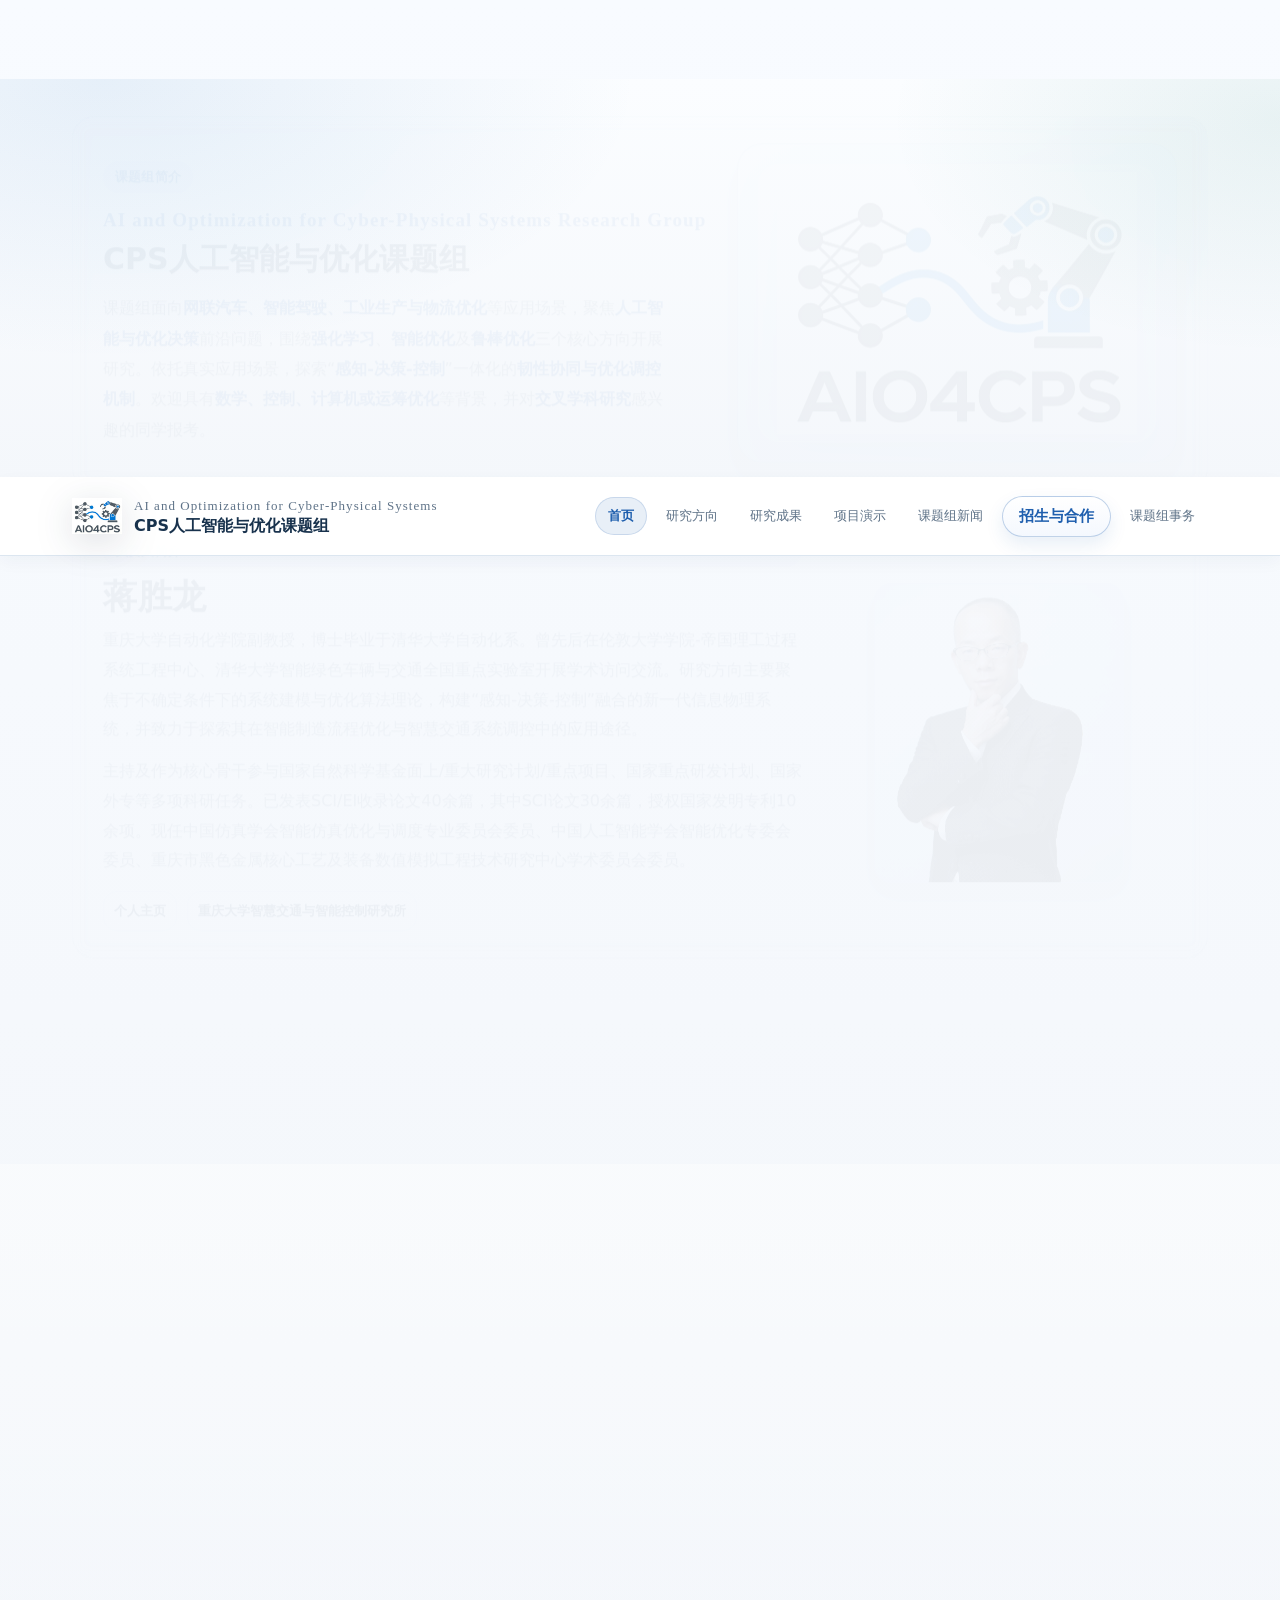
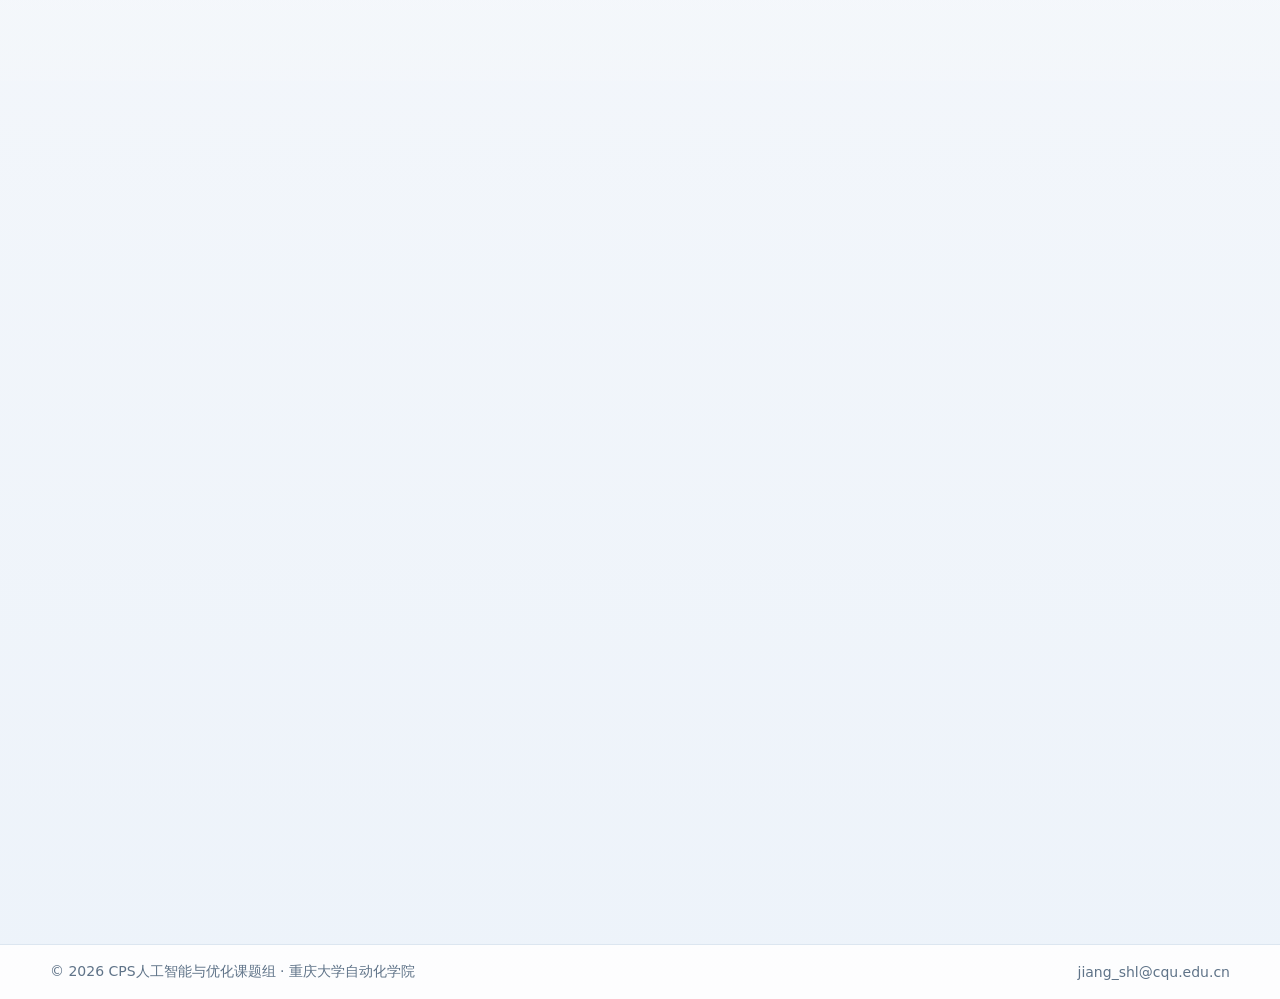
<file: advisor.html>
<!DOCTYPE html><html lang="zh-CN"><head><meta charset="utf-8"><meta http-equiv="refresh" content="0; url=index.html#overview"><title>正在跳转</title></head><body><p>正在跳转到 <a href="index.html#overview">index.html#overview</a></p></body></html>
</file>
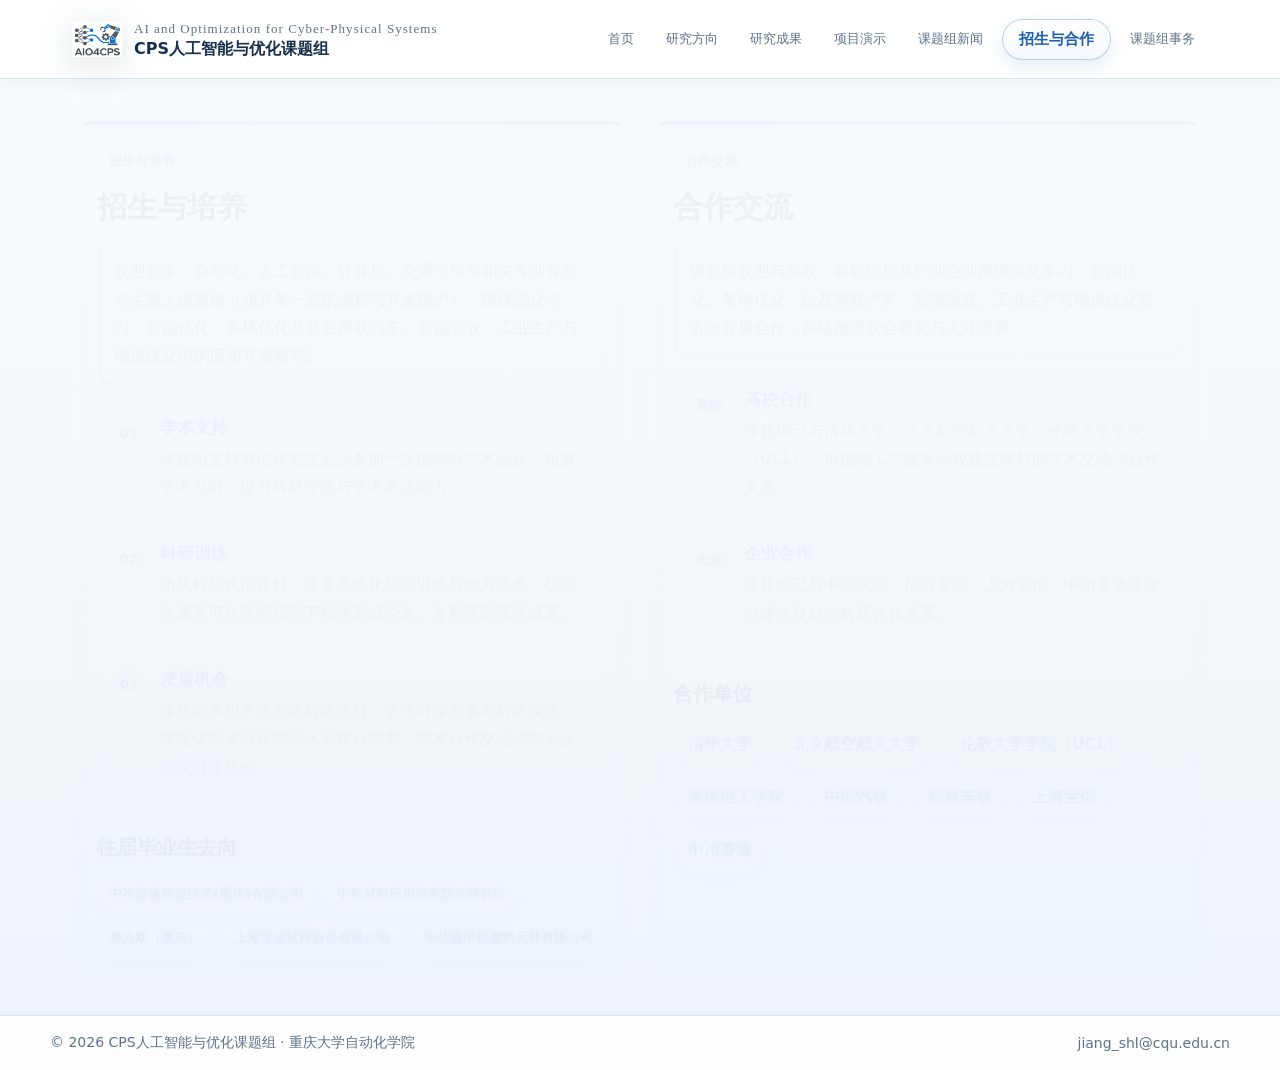
<file: contact.html>
<!DOCTYPE html><html lang="zh-CN"><head><meta charset="utf-8"><meta http-equiv="refresh" content="0; url=cooperation.html"><title>正在跳转</title></head><body><p>正在跳转到 <a href="cooperation.html">cooperation.html</a></p></body></html>
</file>
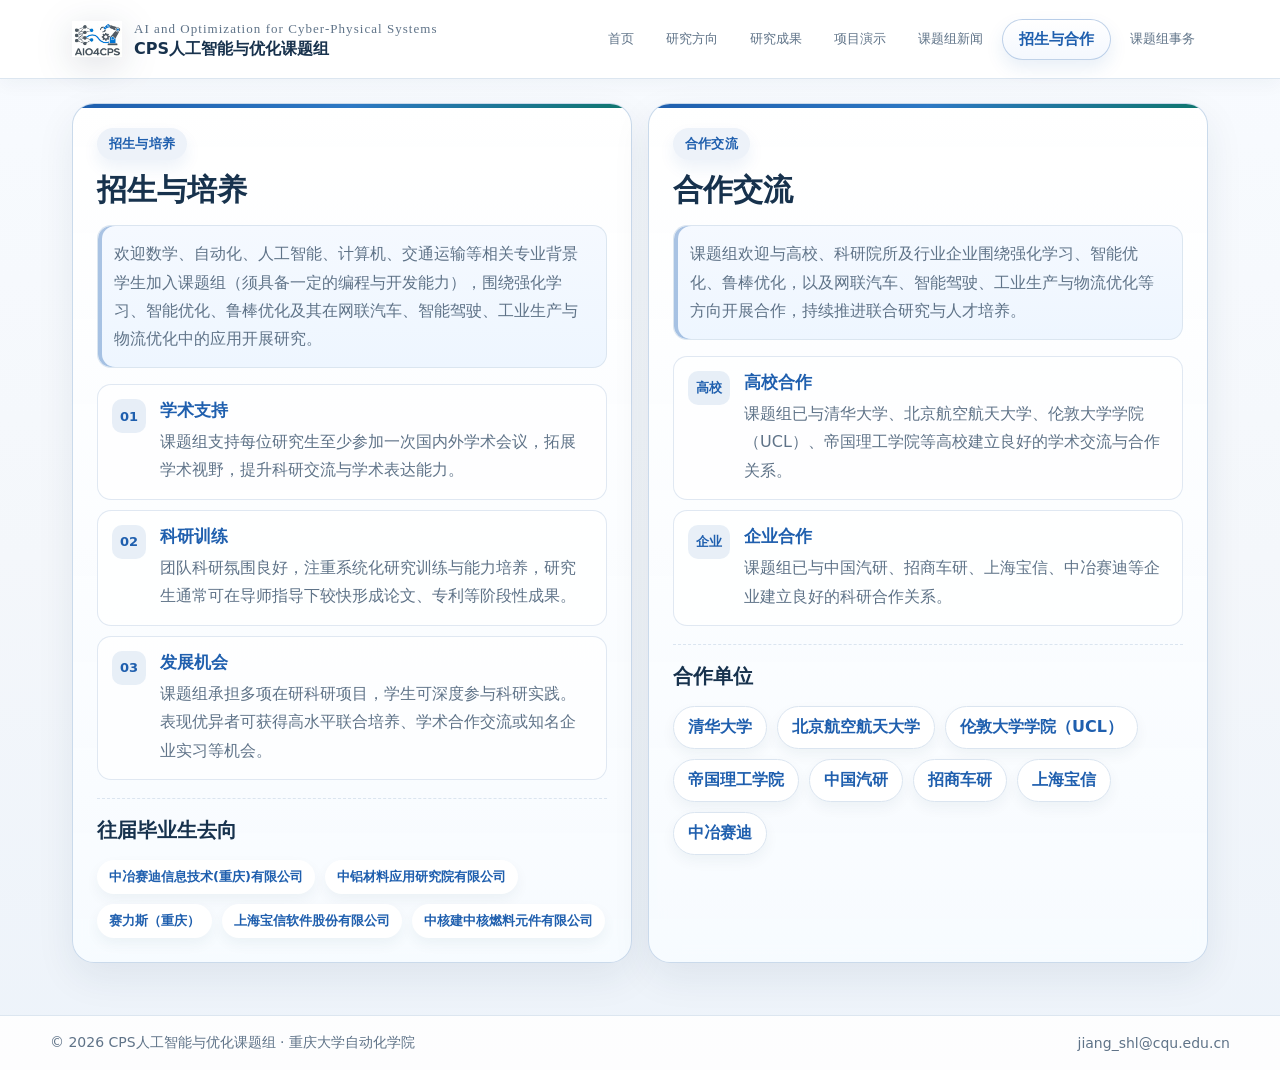
<file: cooperation.html>
<!DOCTYPE html>

<html lang="zh-CN">
<head>
<meta charset="utf-8"/>
<meta content="width=device-width,initial-scale=1" name="viewport"/>
<title>招生与合作 | CPS人工智能与优化课题组</title>
<meta content="CPS人工智能与优化课题组招生与合作页，展示招生与培养、合作交流与联系信息。" name="description"/>
<meta content="CPS人工智能与优化课题组, 重庆大学, 运筹优化, 人工智能, 智慧交通, 智能制造" name="keywords"/>
<meta content="AI and Optimization for Cyber-Physical Systems Research Group, Chongqing University" name="author"/>
<meta content="index,follow" name="robots"/>
<meta content="招生与合作 | CPS人工智能与优化课题组" property="og:title"/>
<meta content="CPS人工智能与优化课题组招生与合作页，展示招生与培养、合作交流与联系信息。" property="og:description"/>
<meta content="website" property="og:type"/>
<meta content="https://aio4cps.top/cooperation.html" property="og:url"/>
<meta content="https://aio4cps.top/assets/img/logo.png" property="og:image"/>
<meta content="zh_CN" property="og:locale"/>
<meta content="summary_large_image" name="twitter:card"/>
<meta content="招生与合作 | CPS人工智能与优化课题组" name="twitter:title"/>
<meta content="CPS人工智能与优化课题组招生与合作页，展示招生与培养、合作交流与联系信息。" name="twitter:description"/>
<meta content="https://aio4cps.top/assets/img/logo.png" name="twitter:image"/>
<meta content="#F4F7FB" name="theme-color"/>
<link href="https://aio4cps.top/cooperation.html" rel="canonical"/>
    <link href="assets/img/logo.png" rel="icon"/>
<link href="assets/css/styles.css" rel="stylesheet"/>
<script defer="" src="assets/js/main.js"></script>
<noscript><style>.reveal{opacity:1 !important; transform:none !important;}</style></noscript>
</head>
<body class="page-cooperation">
<a class="skip-link" href="#main-content">跳到主要内容</a>
<div class="topbar">
<div class="container">
<div class="nav">
<a aria-label="CPS人工智能与优化课题组首页" class="brand" href="index.html">
<img alt="CPS人工智能与优化课题组标识" src="assets/img/logo.png"/>
<span class="brand-text">
<span class="t2">AI and Optimization for Cyber-Physical Systems</span>
<span class="t1">CPS人工智能与优化课题组</span>
</span>
</a>
<div aria-label="Primary" class="navlinks">
<a data-page="index.html" href="index.html">首页</a>
<a data-page="research.html" href="research.html">研究方向</a>
<a data-page="achievements.html" href="achievements.html">研究成果</a>
<a data-page="demos.html" href="demos.html">项目演示</a>
<a data-page="news.html" href="news.html">课题组新闻</a>
<a data-page="cooperation.html" href="cooperation.html">招生与合作</a>
<a data-page="weekly-report.html" href="weekly-report.html">课题组事务</a>
</div>
<button aria-controls="mobileNav" aria-expanded="false" aria-label="打开导航菜单" class="hamburger" id="hamburger">菜单</button>
</div>
<div aria-label="移动端导航" class="mobile" hidden="" id="mobileNav">
<a data-page="index.html" href="index.html">首页</a>
<a data-page="research.html" href="research.html">研究方向</a>
<a data-page="achievements.html" href="achievements.html">研究成果</a>
<a data-page="demos.html" href="demos.html">项目演示</a>
<a data-page="news.html" href="news.html">课题组新闻</a>
<a data-page="cooperation.html" href="cooperation.html">招生与合作</a>
<a data-page="weekly-report.html" href="weekly-report.html">课题组事务</a>
</div>
</div>
</div>
<main id="main-content">
<section class="section coop-content-section">
<div class="container two-col-grid coop-grid-modern">
<article class="coop-panel-modern card-soft reveal">
<span class="section-chip">招生与培养</span>
<h2>招生与培养</h2>
<p class="admission-lead">欢迎数学、自动化、人工智能、计算机、交通运输等相关专业背景学生加入课题组（须具备一定的编程与开发能力），围绕强化学习、智能优化、鲁棒优化及其在网联汽车、智能驾驶、工业生产与物流优化中的应用开展研究。</p>
<div class="support-list">
<div class="support-item">
<span class="support-index">01</span>
<div>
<h3>学术支持</h3>
<p>课题组支持每位研究生至少参加一次国内外学术会议，拓展学术视野，提升科研交流与学术表达能力。</p>
</div>
</div>
<div class="support-item">
<span class="support-index">02</span>
<div>
<h3>科研训练</h3>
<p>团队科研氛围良好，注重系统化研究训练与能力培养，研究生通常可在导师指导下较快形成论文、专利等阶段性成果。</p>
</div>
</div>
<div class="support-item">
<span class="support-index">03</span>
<div>
<h3>发展机会</h3>
<p>课题组承担多项在研科研项目，学生可深度参与科研实践。表现优异者可获得高水平联合培养、学术合作交流或知名企业实习等机会。</p>
</div>
</div>
</div>
<div class="inline-destination">
<h3>往届毕业生去向</h3>
<div class="destination-badges">
<span>中冶赛迪信息技术(重庆)有限公司</span>
<span>中铝材料应用研究院有限公司</span>
<span>赛力斯（重庆）</span>
<span>上海宝信软件股份有限公司</span>
<span>中核建中核燃料元件有限公司</span>
</div>
</div>
</article>
<article class="coop-panel-modern card-soft reveal">
<span class="section-chip">合作交流</span>
<h2>合作交流</h2>
<p class="coop-lead">课题组欢迎与高校、科研院所及行业企业围绕强化学习、智能优化、鲁棒优化，以及网联汽车、智能驾驶、工业生产与物流优化等方向开展合作，持续推进联合研究与人才培养。</p>
<div class="support-list">
<div class="support-item">
<span class="support-index">高校</span>
<div>
<h3>高校合作</h3>
<p>课题组已与清华大学、北京航空航天大学、伦敦大学学院（UCL）、帝国理工学院等高校建立良好的学术交流与合作关系。</p>
</div>
</div>
<div class="support-item">
<span class="support-index">企业</span>
<div>
<h3>企业合作</h3>
<p>课题组已与中国汽研、招商车研、上海宝信、中冶赛迪等企业建立良好的科研合作关系。</p>
</div>
</div>
</div>
<div class="inline-destination">
<h3>合作单位</h3>
<div class="partner-badges">
<span>清华大学</span>
<span>北京航空航天大学</span>
<span>伦敦大学学院（UCL）</span>
<span>帝国理工学院</span>
<span>中国汽研</span>
<span>招商车研</span>
<span>上海宝信</span>
<span>中冶赛迪</span>
</div>
</div>
</article>
</div>
</section>
</main>
<div class="footer">
<div class="container footer-row">
<div>© <span data-current-year=""></span> CPS人工智能与优化课题组 · 重庆大学自动化学院</div>
<div><a href="mailto:jiang_shl@cqu.edu.cn">jiang_shl@cqu.edu.cn</a></div>
</div>
</div>
</body>
</html>
</file>
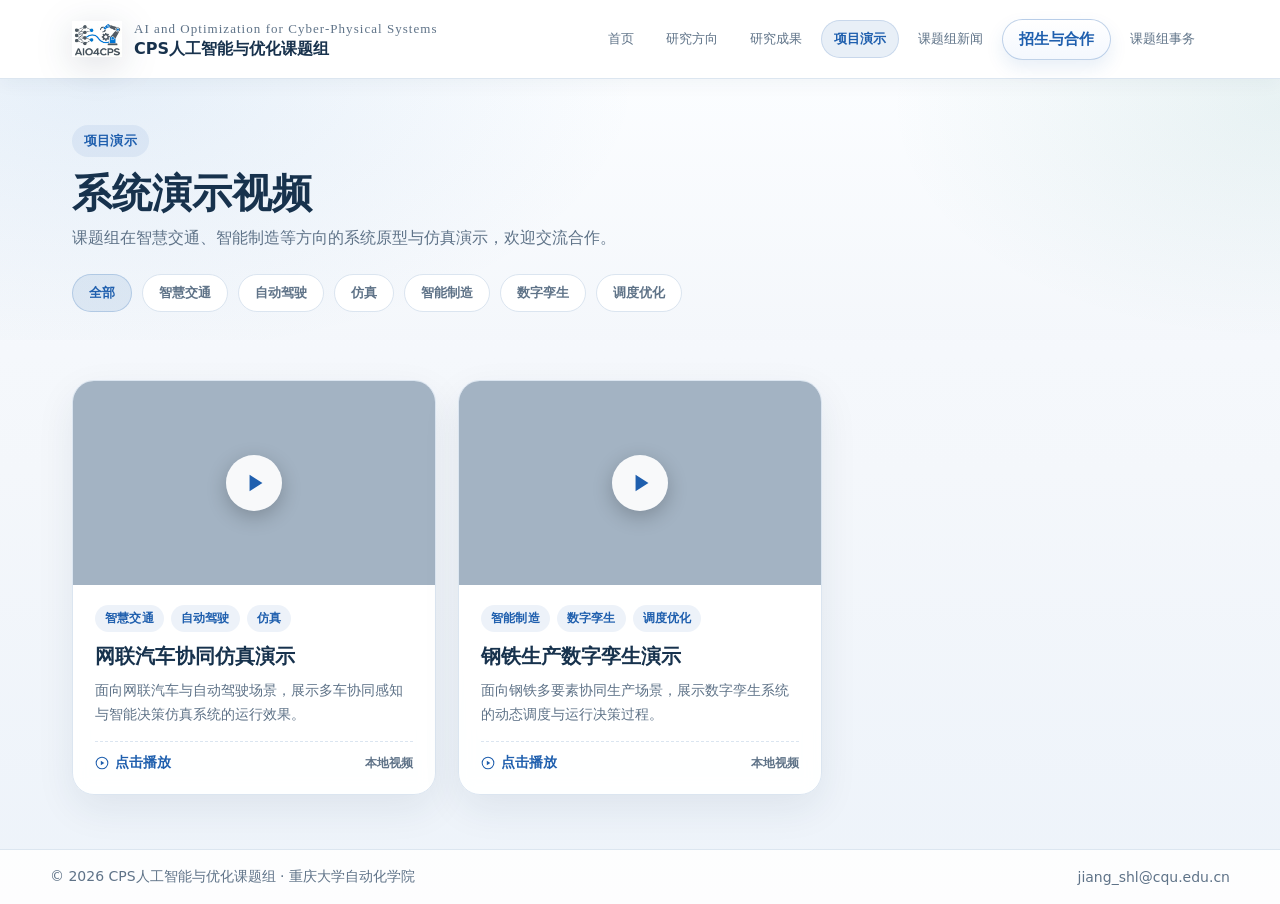
<file: demos.html>
<!DOCTYPE html>
<html lang="zh-CN">
<head>
<meta charset="utf-8"/>
<meta content="width=device-width,initial-scale=1" name="viewport"/>
<title>项目演示 | CPS人工智能与优化课题组</title>
<meta content="CPS人工智能与优化课题组项目演示页，展示课题组在智慧交通、智能制造等方向的系统演示视频。" name="description"/>
<meta content="CPS人工智能与优化课题组, 项目演示, 智慧交通, 智能制造, 数字孪生, 仿真系统" name="keywords"/>
<meta content="AI and Optimization for Cyber-Physical Systems Research Group, Chongqing University" name="author"/>
<meta content="index,follow" name="robots"/>
<meta content="项目演示 | CPS人工智能与优化课题组" property="og:title"/>
<meta content="CPS人工智能与优化课题组项目演示页，展示课题组在智慧交通、智能制造等方向的系统演示视频。" property="og:description"/>
<meta content="website" property="og:type"/>
<meta content="https://aio4cps.top/demos.html" property="og:url"/>
<meta content="https://aio4cps.top/assets/img/logo.png" property="og:image"/>
<meta content="zh_CN" property="og:locale"/>
<meta content="summary_large_image" name="twitter:card"/>
<meta content="项目演示 | CPS人工智能与优化课题组" name="twitter:title"/>
<meta content="CPS人工智能与优化课题组项目演示页，展示课题组在智慧交通、智能制造等方向的系统演示视频。" name="twitter:description"/>
<meta content="https://aio4cps.top/assets/img/logo.png" name="twitter:image"/>
<meta content="#F4F7FB" name="theme-color"/>
<link href="https://aio4cps.top/demos.html" rel="canonical"/>
<link href="assets/img/logo.png" rel="icon"/>
<link href="assets/css/styles.css" rel="stylesheet"/>
<script defer src="assets/js/main.js"></script>
<noscript><style>.reveal{opacity:1 !important; transform:none !important;}</style></noscript>
<style>
/* ── Demo page specific styles ── */
.demo-hero{
  padding:46px 0 28px;
  background:radial-gradient(960px 500px at 8% 0%, rgba(45,120,196,.10), transparent 56%),
             radial-gradient(700px 420px at 100% 10%, rgba(15,118,110,.08), transparent 56%),
             linear-gradient(180deg,#fbfdff 0%, rgba(244,247,251,.96) 100%);
}
.demo-grid{
  display:grid;
  grid-template-columns:repeat(auto-fill, minmax(320px, 1fr));
  gap:22px;
  margin-top:32px;
}
.demo-card{
  overflow:hidden;
  cursor:pointer;
  transition:transform .22s ease, box-shadow .22s ease;
}
.demo-card:hover{
  transform:translateY(-3px);
  box-shadow:0 20px 48px rgba(24,50,77,.13);
}
.demo-card:focus-visible{
  outline:3px solid var(--primary);
  outline-offset:3px;
}
.demo-thumb{
  position:relative;
  aspect-ratio:16/9;
  background:#dce8f4;
  overflow:hidden;
}
.demo-thumb video,
.demo-thumb img{
  width:100%;
  height:100%;
  object-fit:cover;
  display:block;
}
.demo-thumb-iframe-wrap{
  position:relative;
  width:100%;
  height:100%;
  pointer-events:none;
}
.demo-thumb-iframe-wrap iframe{
  position:absolute;
  inset:0;
  width:100%;
  height:100%;
  border:0;
}
.demo-play-btn{
  position:absolute;
  inset:0;
  display:flex;
  align-items:center;
  justify-content:center;
  background:rgba(17,40,68,.28);
  transition:background .2s ease;
}
.demo-card:hover .demo-play-btn{
  background:rgba(17,40,68,.42);
}
.demo-play-icon{
  width:56px;
  height:56px;
  border-radius:50%;
  background:rgba(255,255,255,.92);
  display:flex;
  align-items:center;
  justify-content:center;
  box-shadow:0 6px 20px rgba(0,0,0,.22);
  transition:transform .2s ease;
}
.demo-card:hover .demo-play-icon{
  transform:scale(1.08);
}
.demo-play-icon svg{
  width:22px;
  height:22px;
  fill:var(--primary);
  stroke:none;
  margin-left:3px;
}
.demo-body{
  padding:20px 22px 22px;
}
.demo-tags{
  display:flex;
  flex-wrap:wrap;
  gap:7px;
  margin-bottom:10px;
}
.demo-tag{
  display:inline-flex;
  padding:5px 10px;
  border-radius:999px;
  background:rgba(31,95,174,.08);
  color:var(--primary);
  font-size:12px;
  font-weight:700;
  letter-spacing:.2px;
}
.demo-body h3{
  margin:0 0 8px;
  font-size:20px;
  line-height:1.4;
}
.demo-body p{
  margin:0;
  color:var(--muted);
  font-size:14px;
  line-height:1.78;
}
.demo-body-footer{
  display:flex;
  align-items:center;
  justify-content:space-between;
  margin-top:14px;
  padding-top:12px;
  border-top:1px dashed var(--line);
}
.demo-watch-link{
  display:inline-flex;
  align-items:center;
  gap:6px;
  color:var(--primary);
  font-weight:700;
  font-size:14px;
}
.demo-watch-link svg{
  width:14px;
  height:14px;
  stroke:var(--primary);
  fill:none;
}
.demo-source-badge{
  font-size:12px;
  color:var(--muted);
  font-weight:700;
}

/* ── Lightbox ── */
.demo-lightbox{
  position:fixed;
  inset:0;
  z-index:200;
  display:flex;
  align-items:center;
  justify-content:center;
  padding:20px;
  background:rgba(10,20,36,.82);
  backdrop-filter:blur(10px);
  opacity:0;
  pointer-events:none;
  transition:opacity .28s ease;
}
.demo-lightbox.open{
  opacity:1;
  pointer-events:auto;
}
.demo-lightbox-inner{
  position:relative;
  width:100%;
  max-width:960px;
  background:#fff;
  border-radius:20px;
  overflow:hidden;
  box-shadow:0 32px 80px rgba(0,0,0,.38);
  transform:scale(.96);
  transition:transform .28s ease;
}
.demo-lightbox.open .demo-lightbox-inner{
  transform:scale(1);
}
.demo-lightbox-video-wrap{
  position:relative;
  aspect-ratio:16/9;
  background:#000;
}
.demo-lightbox-video-wrap video,
.demo-lightbox-video-wrap iframe{
  position:absolute;
  inset:0;
  width:100%;
  height:100%;
  border:0;
}
.demo-lightbox-info{
  padding:18px 22px 20px;
}
.demo-lightbox-info h2{
  margin:0 0 6px;
  font-size:22px;
  line-height:1.35;
  padding-right:40px;
}
.demo-lightbox-info p{
  margin:0;
  color:var(--muted);
  font-size:14px;
  line-height:1.75;
}
.demo-lightbox-close{
  position:absolute;
  top:14px;
  right:14px;
  width:36px;
  height:36px;
  border-radius:50%;
  background:rgba(255,255,255,.92);
  border:1px solid var(--line);
  display:flex;
  align-items:center;
  justify-content:center;
  cursor:pointer;
  font-size:18px;
  line-height:1;
  color:var(--text);
  box-shadow:0 4px 12px rgba(0,0,0,.12);
  transition:background .18s ease;
  z-index:10;
}
.demo-lightbox-close:hover{
  background:#fff;
  color:var(--primary);
}
.demo-empty{
  grid-column:1/-1;
  display:grid;
  place-items:center;
  min-height:240px;
  padding:32px;
  border:1px dashed var(--line-strong);
  border-radius:var(--radius);
  color:var(--muted);
  text-align:center;
  line-height:1.7;
}
.demo-filter-bar{
  display:flex;
  flex-wrap:wrap;
  gap:10px;
  margin-top:22px;
}
.demo-filter-btn{
  padding:9px 16px;
  border-radius:999px;
  background:#fff;
  border:1px solid var(--line);
  color:var(--muted);
  font-weight:700;
  font-size:13px;
  cursor:pointer;
  transition:.2s ease;
}
.demo-filter-btn:hover{
  border-color:var(--line-strong);
  color:var(--text);
}
.demo-filter-btn.active{
  background:rgba(31,95,174,.10);
  border-color:rgba(31,95,174,.22);
  color:var(--primary);
}
@media(max-width:720px){
  .demo-grid{
    grid-template-columns:1fr;
  }
  .demo-lightbox-inner{
    border-radius:14px;
  }
  .demo-lightbox-info h2{
    font-size:18px;
  }
}
</style>
</head>
<body class="page-demos">
<a class="skip-link" href="#main-content">跳到主要内容</a>
<div class="topbar">
<div class="container">
<div class="nav">
<a aria-label="CPS人工智能与优化课题组首页" class="brand" href="index.html">
<img alt="CPS人工智能与优化课题组标识" src="assets/img/logo.png"/>
<span class="brand-text">
<span class="t2">AI and Optimization for Cyber-Physical Systems</span>
<span class="t1">CPS人工智能与优化课题组</span>
</span>
</a>
<div aria-label="Primary" class="navlinks">
<a data-page="index.html" href="index.html">首页</a>
<a data-page="research.html" href="research.html">研究方向</a>
<a data-page="achievements.html" href="achievements.html">研究成果</a>
<a data-page="demos.html" href="demos.html">项目演示</a>
<a data-page="news.html" href="news.html">课题组新闻</a>
<a data-page="cooperation.html" href="cooperation.html">招生与合作</a>
<a data-page="weekly-report.html" href="weekly-report.html">课题组事务</a>
</div>
<button aria-controls="mobileNav" aria-expanded="false" aria-label="打开导航菜单" class="hamburger" id="hamburger">菜单</button>
</div>
<div aria-label="移动端导航" class="mobile" hidden id="mobileNav">
<a data-page="index.html" href="index.html">首页</a>
<a data-page="research.html" href="research.html">研究方向</a>
<a data-page="achievements.html" href="achievements.html">研究成果</a>
<a data-page="demos.html" href="demos.html">项目演示</a>
<a data-page="news.html" href="news.html">课题组新闻</a>
<a data-page="cooperation.html" href="cooperation.html">招生与合作</a>
<a data-page="weekly-report.html" href="weekly-report.html">课题组事务</a>
</div>
</div>
</div>

<main id="main-content">
  <!-- Hero -->
  <section class="demo-hero">
    <div class="container">
      <div class="reveal">
        <span class="section-chip">项目演示</span>
        <h1 class="page-title" style="margin-top:14px;">系统演示视频</h1>
        <p class="page-lead">课题组在智慧交通、智能制造等方向的系统原型与仿真演示，欢迎交流合作。</p>
      </div>
      <!-- Tag filter bar, populated by JS -->
      <div class="demo-filter-bar" id="demoFilterBar" role="group" aria-label="按标签筛选演示"></div>
    </div>
  </section>

  <!-- Demo grid -->
  <section class="section" style="padding-top:8px;">
    <div class="container">
      <div class="demo-grid" id="demoGrid" aria-live="polite">
        <div class="demo-empty">正在加载演示内容…</div>
      </div>
    </div>
  </section>
</main>

<!-- Lightbox -->
<div class="demo-lightbox" id="demoLightbox" role="dialog" aria-modal="true" aria-label="演示视频播放器" hidden>
  <div class="demo-lightbox-inner" id="demoLightboxInner">
    <button class="demo-lightbox-close" id="demoLightboxClose" aria-label="关闭播放器" type="button">✕</button>
    <div class="demo-lightbox-video-wrap" id="demoLightboxVideoWrap"></div>
    <div class="demo-lightbox-info" id="demoLightboxInfo"></div>
  </div>
</div>

<div class="footer">
<div class="container footer-row">
<div>© <span data-current-year=""></span> CPS人工智能与优化课题组 · 重庆大学自动化学院</div>
<div><a href="mailto:jiang_shl@cqu.edu.cn">jiang_shl@cqu.edu.cn</a></div>
</div>
</div>

<script>
(function(){
  const grid = document.getElementById("demoGrid");
  const filterBar = document.getElementById("demoFilterBar");
  const lightbox = document.getElementById("demoLightbox");
  const lightboxInner = document.getElementById("demoLightboxInner");
  const lightboxClose = document.getElementById("demoLightboxClose");
  const videoWrap = document.getElementById("demoLightboxVideoWrap");
  const infoWrap = document.getElementById("demoLightboxInfo");

  let allDemos = [];
  let activeTag = "全部";

  // ── helpers ──────────────────────────────────────────────
  const escHtml = (s) => String(s).replace(/[&<>"']/g, c => ({"&":"&amp;","<":"&lt;",">":"&gt;",'"':"&quot;","'":"&#39;"}[c]));

  const sourceLabel = (type) => ({
    local: "本地视频",
    youtube: "YouTube",
    bilibili: "Bilibili",
    iframe: "外部链接"
  }[type] || "视频");

  // Build embed/video HTML for lightbox
  const buildPlayerHtml = (demo) => {
    if(demo.type === "local"){
      return `<video src="${escHtml(demo.src)}" ${demo.poster ? `poster="${escHtml(demo.poster)}"` : ""} controls autoplay playsinline style="position:absolute;inset:0;width:100%;height:100%;background:#000;"></video>`;
    }
    if(demo.type === "youtube"){
      // Accept full URL or video ID
      const id = demo.src.includes("youtu") ? (demo.src.match(/(?:v=|youtu\.be\/)([A-Za-z0-9_-]{11})/)||[])[1] || demo.src : demo.src;
      return `<iframe src="https://www.youtube.com/embed/${escHtml(id)}?autoplay=1&rel=0" allow="autoplay; fullscreen" allowfullscreen title="${escHtml(demo.title)}"></iframe>`;
    }
    if(demo.type === "bilibili"){
      // Accept bvid or full URL
      const bvMatch = demo.src.match(/BV[A-Za-z0-9]+/);
      const bvid = bvMatch ? bvMatch[0] : demo.src;
      return `<iframe src="https://player.bilibili.com/player.html?bvid=${escHtml(bvid)}&autoplay=1&high_quality=1" allow="autoplay; fullscreen" allowfullscreen scrolling="no" title="${escHtml(demo.title)}"></iframe>`;
    }
    // Generic iframe fallback
    return `<iframe src="${escHtml(demo.src)}" allow="autoplay; fullscreen" allowfullscreen title="${escHtml(demo.title)}"></iframe>`;
  };

  // Build thumbnail preview
  const buildThumbHtml = (demo) => {
    if(demo.type === "local"){
      return `<video src="${escHtml(demo.src)}" ${demo.poster ? `poster="${escHtml(demo.poster)}"` : ""} muted loop preload="metadata" playsinline tabindex="-1" aria-hidden="true"></video>`;
    }
    if(demo.poster){
      return `<img src="${escHtml(demo.poster)}" alt="${escHtml(demo.title)} 封面" loading="lazy"/>`;
    }
    if(demo.type === "youtube"){
      const id = demo.src.includes("youtu") ? (demo.src.match(/(?:v=|youtu\.be\/)([A-Za-z0-9_-]{11})/)||[])[1] || demo.src : demo.src;
      return `<img src="https://img.youtube.com/vi/${escHtml(id)}/hqdefault.jpg" alt="${escHtml(demo.title)} 封面" loading="lazy"/>`;
    }
    // Placeholder for bilibili / iframe without poster
    return `<div style="width:100%;height:100%;display:flex;align-items:center;justify-content:center;background:linear-gradient(135deg,#e8f0fb,#dce8f4);color:var(--primary);font-size:40px;">▶</div>`;
  };

  // ── Render ────────────────────────────────────────────────
  const renderGrid = (demos) => {
    if(!demos.length){
      grid.innerHTML = `<div class="demo-empty">暂无符合条件的演示项目。</div>`;
      return;
    }
    grid.innerHTML = demos.map((demo, i) => `
      <article class="demo-card card-soft reveal${i < 4 ? " in" : ""}"
               tabindex="0"
               role="button"
               aria-label="播放演示：${escHtml(demo.title)}"
               data-demo-id="${escHtml(demo.id)}">
        <div class="demo-thumb">
          ${buildThumbHtml(demo)}
          <div class="demo-play-btn" aria-hidden="true">
            <div class="demo-play-icon">
              <svg viewBox="0 0 24 24" aria-hidden="true"><polygon points="5,3 19,12 5,21"/></svg>
            </div>
          </div>
        </div>
        <div class="demo-body">
          <div class="demo-tags">
            ${(demo.tags||[]).map(t=>`<span class="demo-tag">${escHtml(t)}</span>`).join("")}
          </div>
          <h3>${escHtml(demo.title)}</h3>
          <p>${escHtml(demo.description)}</p>
          <div class="demo-body-footer">
            <span class="demo-watch-link">
              <svg viewBox="0 0 24 24"><circle cx="12" cy="12" r="10"/><polygon points="10,8 16,12 10,16" fill="currentColor" stroke="none"/></svg>
              点击播放
            </span>
            <span class="demo-source-badge">${escHtml(sourceLabel(demo.type))}</span>
          </div>
        </div>
      </article>
    `).join("");

    // Hover-play for local video thumbnails
    grid.querySelectorAll(".demo-card").forEach(card => {
      const vid = card.querySelector("video");
      if(vid){
        card.addEventListener("mouseenter", () => vid.play().catch(()=>{}));
        card.addEventListener("mouseleave", () => { vid.pause(); vid.currentTime = 0; });
      }
    });
  };

  const renderFilters = (demos) => {
    const tags = ["全部", ...new Set(demos.flatMap(d => d.tags || []))];
    filterBar.innerHTML = tags.map(tag =>
      `<button class="demo-filter-btn${tag === activeTag ? " active" : ""}" data-tag="${escHtml(tag)}" type="button">${escHtml(tag)}</button>`
    ).join("");
  };

  const applyFilter = () => {
    const filtered = activeTag === "全部" ? allDemos : allDemos.filter(d => (d.tags||[]).includes(activeTag));
    renderGrid(filtered);
  };

  // ── Lightbox ──────────────────────────────────────────────
  let currentVideoEl = null;

  const openLightbox = (demo) => {
    videoWrap.innerHTML = buildPlayerHtml(demo);
    infoWrap.innerHTML = `
      <div class="demo-tags" style="margin-bottom:8px;">
        ${(demo.tags||[]).map(t=>`<span class="demo-tag">${escHtml(t)}</span>`).join("")}
      </div>
      <h2>${escHtml(demo.title)}</h2>
      <p>${escHtml(demo.description)}</p>
    `;
    lightbox.hidden = false;
    requestAnimationFrame(() => {
      lightbox.classList.add("open");
    });
    document.body.style.overflow = "hidden";
    lightboxClose.focus();
    currentVideoEl = videoWrap.querySelector("video");
  };

  const closeLightbox = () => {
    lightbox.classList.remove("open");
    document.body.style.overflow = "";
    setTimeout(() => {
      lightbox.hidden = true;
      videoWrap.innerHTML = "";
      infoWrap.innerHTML = "";
      currentVideoEl = null;
    }, 300);
  };

  lightboxClose.addEventListener("click", closeLightbox);

  lightbox.addEventListener("click", (e) => {
    if(!lightboxInner.contains(e.target)) closeLightbox();
  });

  document.addEventListener("keydown", (e) => {
    if(e.key === "Escape" && !lightbox.hidden) closeLightbox();
  });

  // ── Card click / keyboard ─────────────────────────────────
  grid.addEventListener("click", (e) => {
    const card = e.target.closest("[data-demo-id]");
    if(!card) return;
    const demo = allDemos.find(d => d.id === card.dataset.demoId);
    if(demo) openLightbox(demo);
  });

  grid.addEventListener("keydown", (e) => {
    if(e.key === "Enter" || e.key === " "){
      const card = e.target.closest("[data-demo-id]");
      if(!card) return;
      e.preventDefault();
      const demo = allDemos.find(d => d.id === card.dataset.demoId);
      if(demo) openLightbox(demo);
    }
  });

  // ── Filter clicks ─────────────────────────────────────────
  filterBar.addEventListener("click", (e) => {
    const btn = e.target.closest("[data-tag]");
    if(!btn) return;
    activeTag = btn.dataset.tag;
    filterBar.querySelectorAll(".demo-filter-btn").forEach(b => b.classList.toggle("active", b.dataset.tag === activeTag));
    applyFilter();
  });

  // ── Load data ─────────────────────────────────────────────
  fetch("data_demos.json")
    .then(r => r.json())
    .then(data => {
      allDemos = Array.isArray(data) ? data : [];
      renderFilters(allDemos);
      renderGrid(allDemos);
    })
    .catch(() => {
      grid.innerHTML = `<div class="demo-empty">演示数据加载失败，请检查 data_demos.json 文件。</div>`;
    });

  // ── Deep-link: demos.html#traffic-demo ───────────────────
  const hashId = location.hash.replace("#", "");
  if(hashId){
    // Wait for data to load then auto-open
    const tryOpen = () => {
      const demo = allDemos.find(d => d.id === hashId);
      if(demo) openLightbox(demo);
    };
    window.addEventListener("demosLoaded", tryOpen, {once:true});
  }
})();
</script>
</body>
</html>
</file>
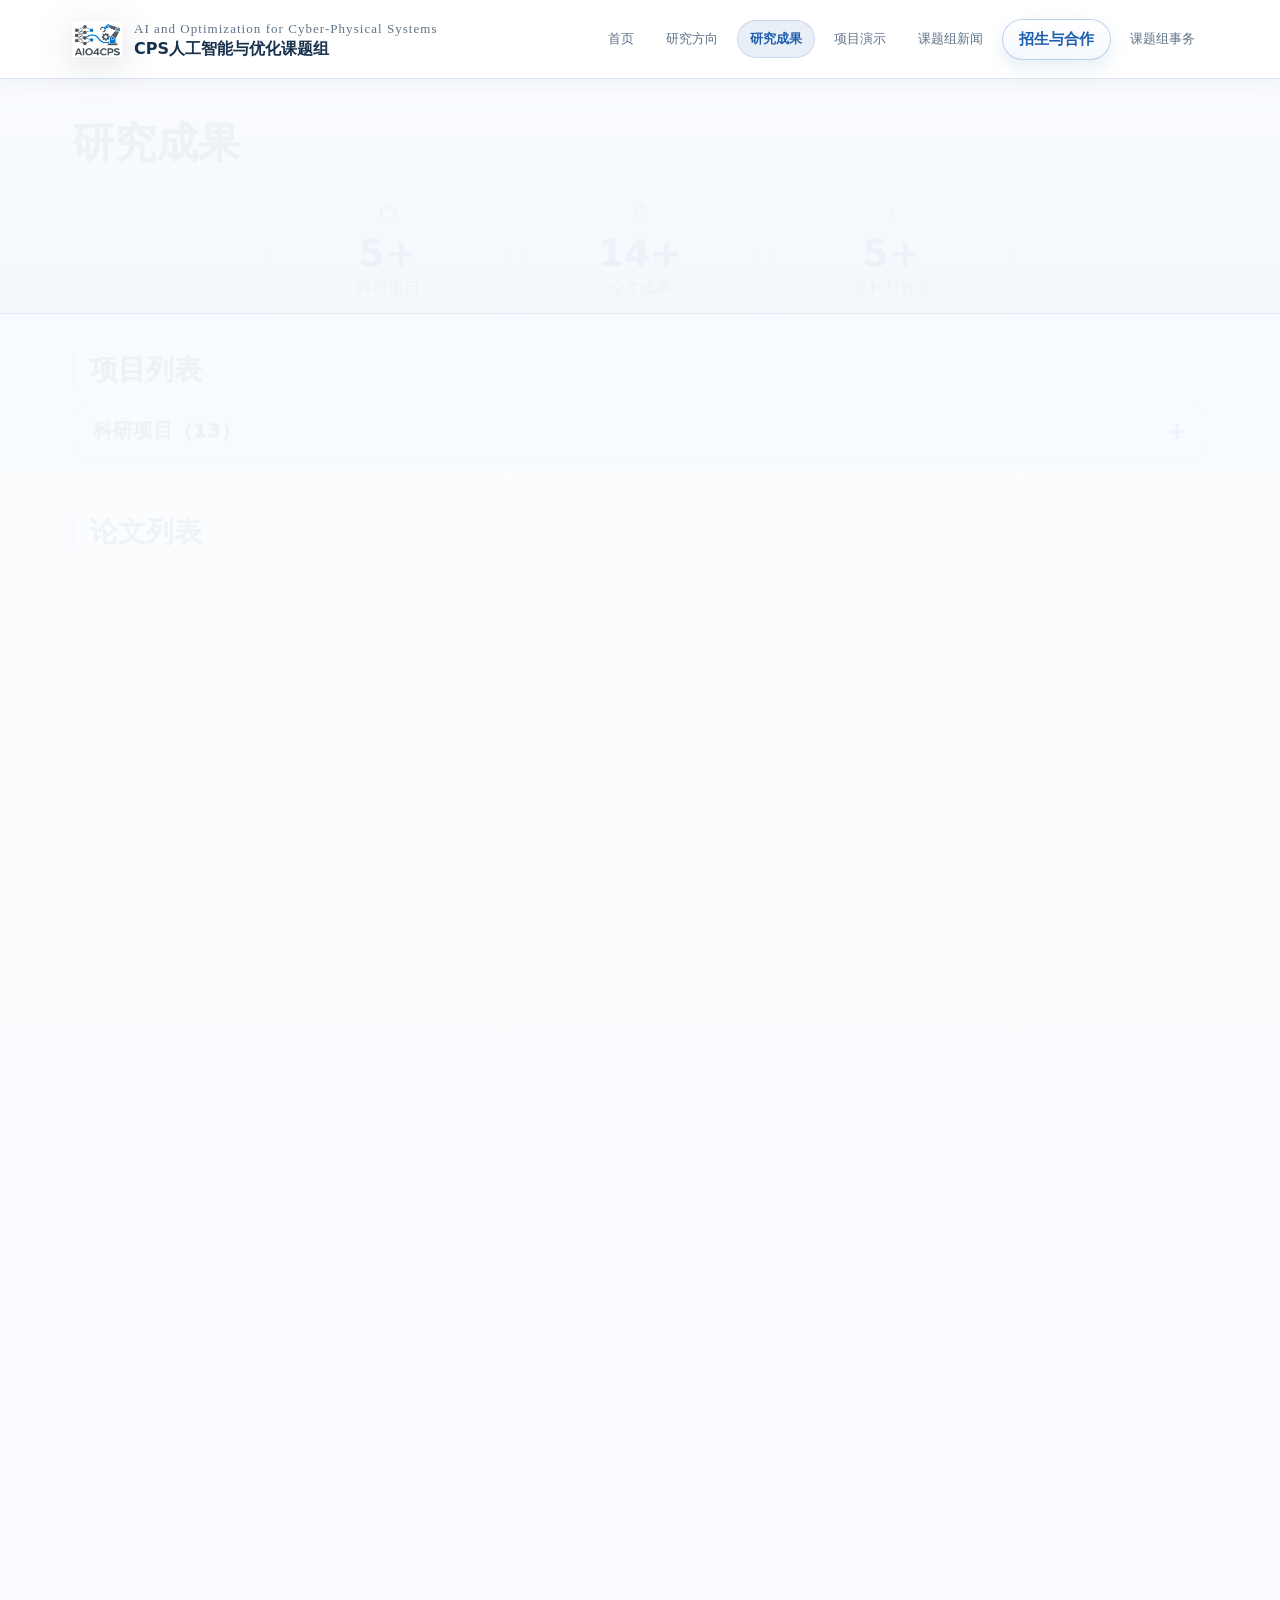
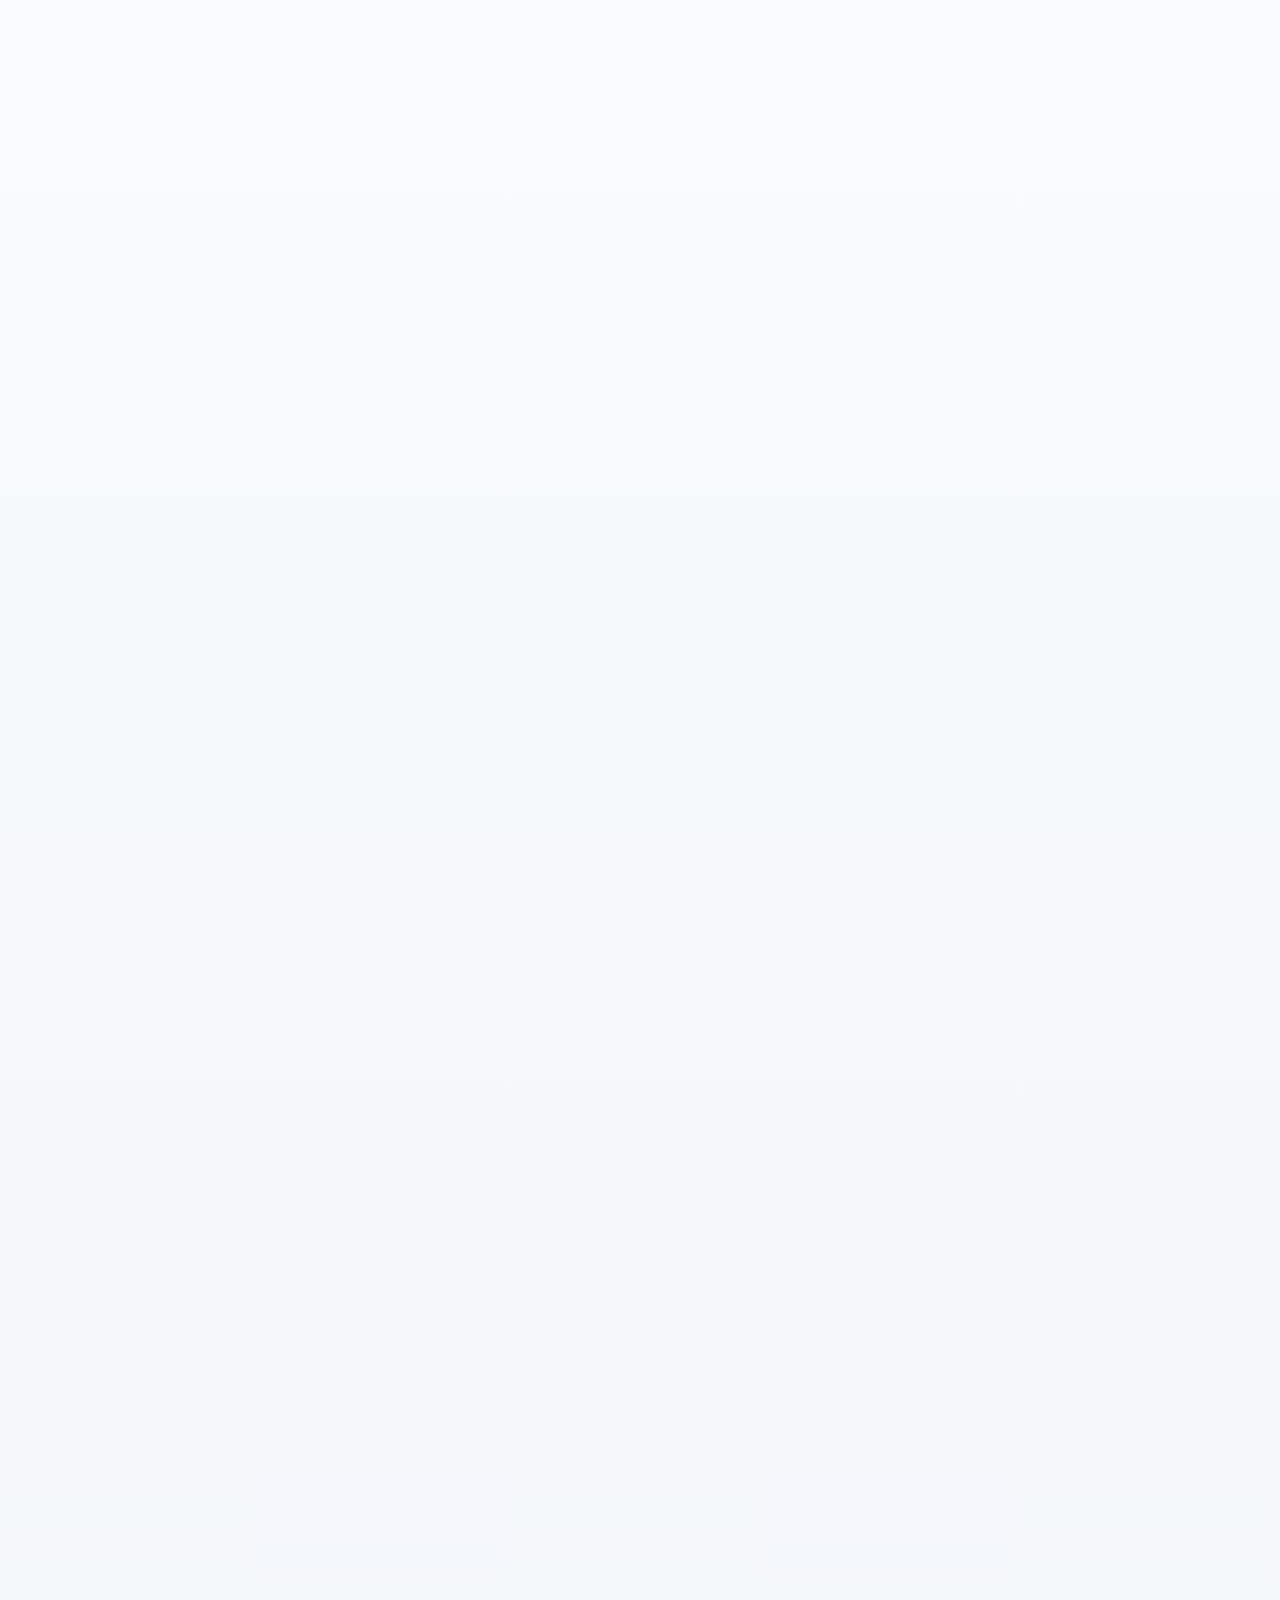
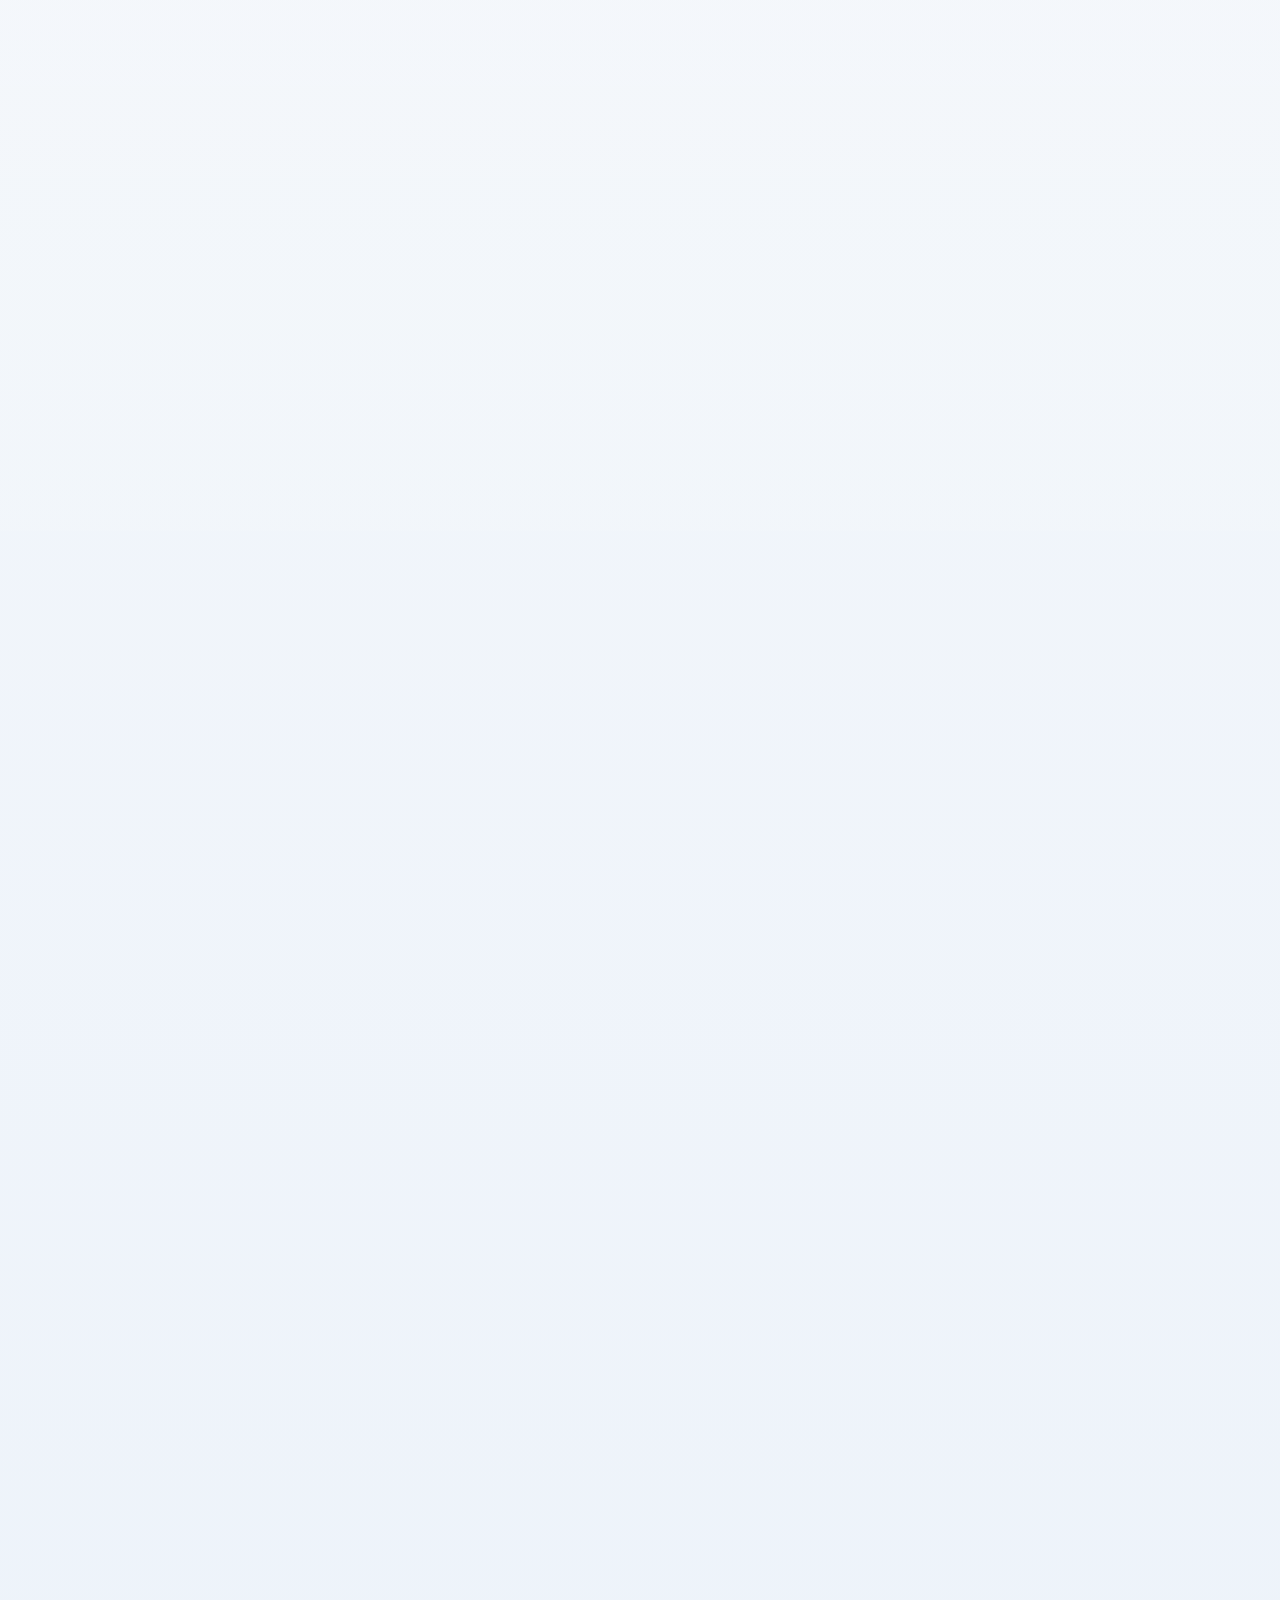
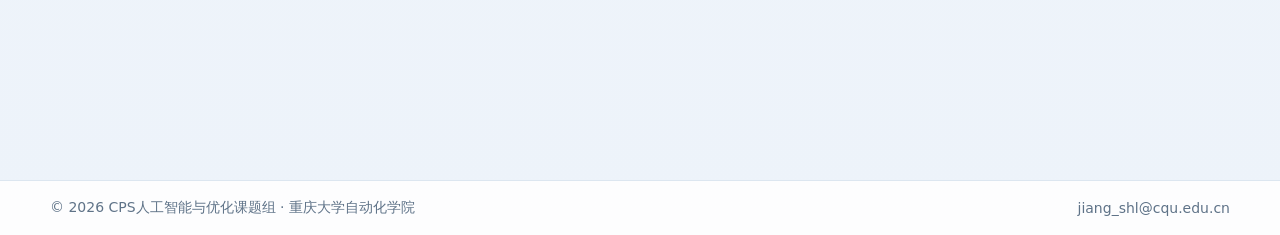
<file: downloads.html>
<!DOCTYPE html><html lang="zh-CN"><head><meta charset="utf-8"><meta http-equiv="refresh" content="0; url=achievements.html"><title>正在跳转</title></head><body><p>正在跳转到 <a href="achievements.html">achievements.html</a></p></body></html>
</file>
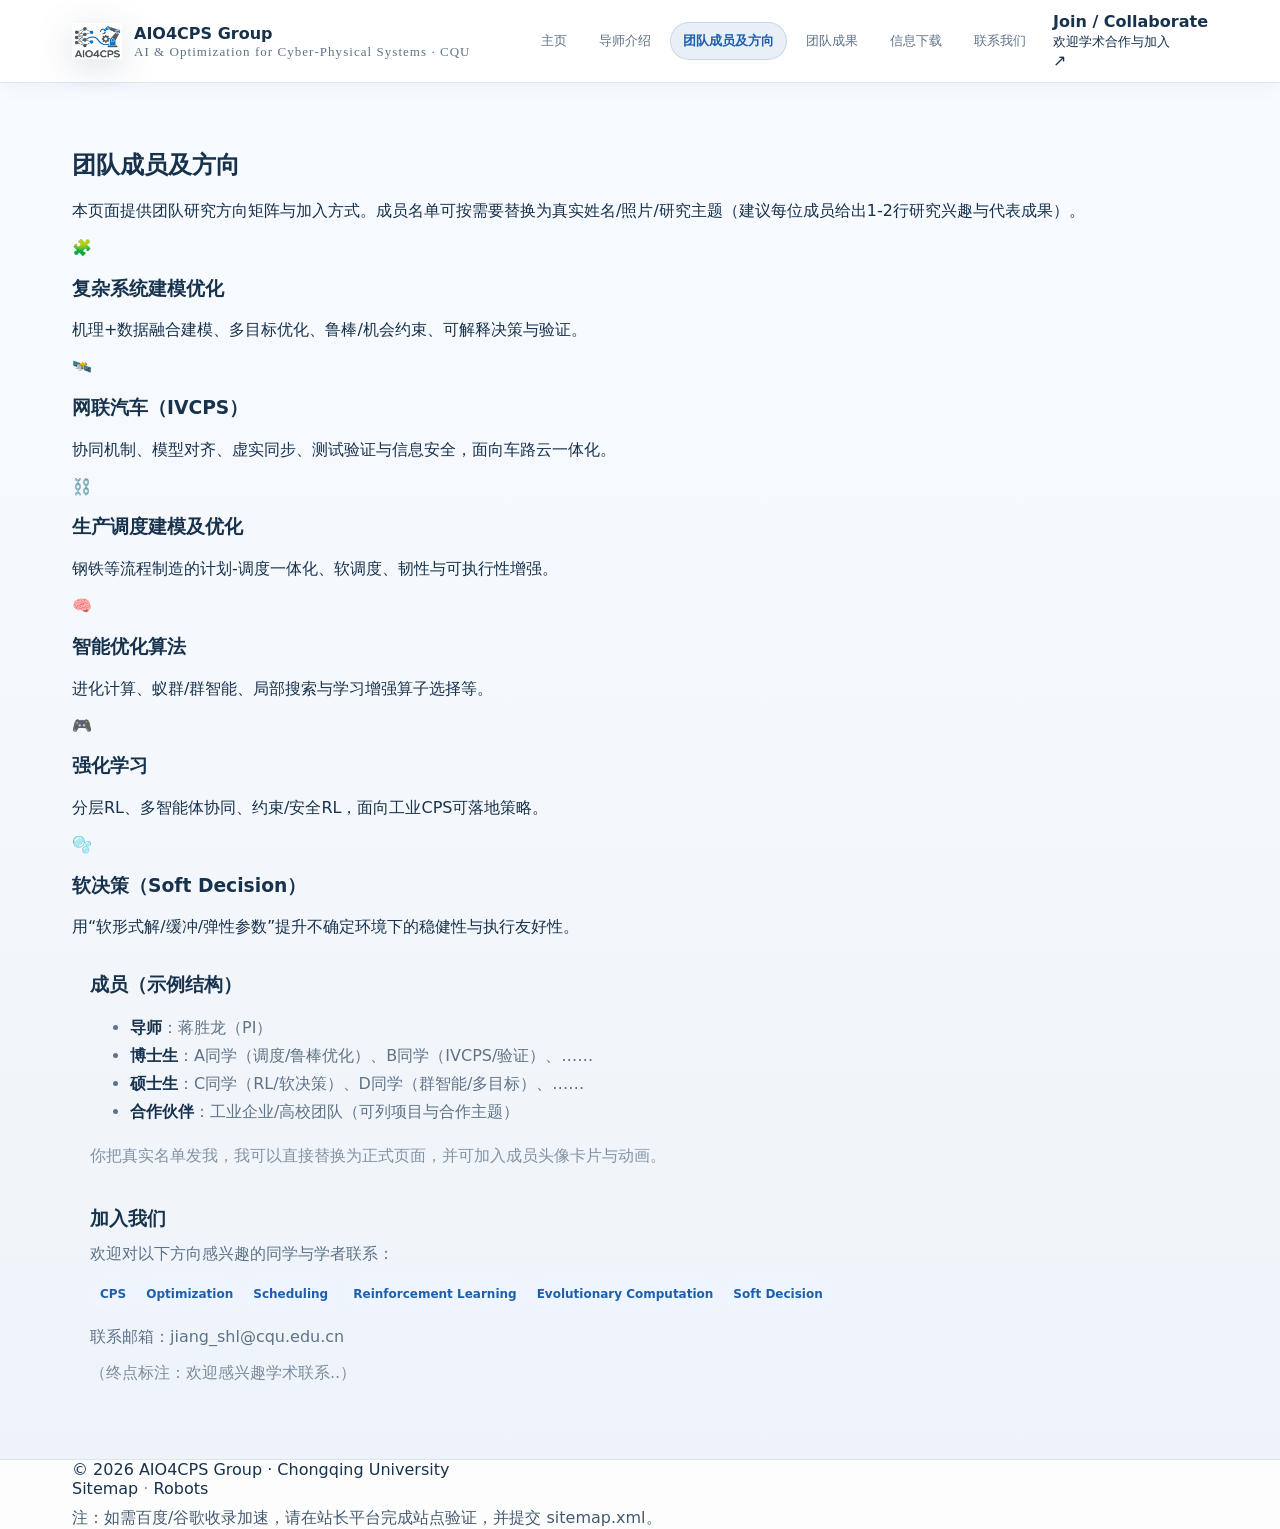
<file: members.html>
<!DOCTYPE html>
<html lang="zh-CN">
<head>

<meta charset="utf-8">
<meta name="viewport" content="width=device-width,initial-scale=1">
<title>团队成员及方向 | AIO4CPS Group</title>
<meta name="description" content="团队成员与研究方向：复杂系统建模优化、网联汽车、生产调度、智能优化算法、强化学习、软决策。">
<meta name="keywords" content="AIO4CPS, Cyber-Physical Systems, AI, Optimization, Scheduling, Reinforcement Learning, Soft Decision, Connected Vehicles, CQU">
<meta name="author" content="AIO4CPS Group, Chongqing University">
<meta name="robots" content="index,follow">
<meta property="og:title" content="团队成员及方向 | AIO4CPS Group">
<meta property="og:description" content="团队成员与研究方向：复杂系统建模优化、网联汽车、生产调度、智能优化算法、强化学习、软决策。">
<meta property="og:type" content="website">
<meta property="og:url" content="https://aio4cps.top/">
<meta property="og:image" content="https://aio4cps.top/assets/img/logo.png">
<link rel="icon" href="assets/img/logo.png">
<link rel="stylesheet" href="assets/css/styles.css">
<script defer src="assets/js/main.js"></script>
<!-- Baidu site verification: add meta or HTML file after you register on https://ziyuan.baidu.com -->

</head>
<body>

<div class="topbar">
  <div class="container">
    <div class="nav">
      <a class="brand" href="index.html" aria-label="AIO4CPS Home">
        <img src="assets/img/logo.png" alt="AIO4CPS logo">
        <div>
          <div class="t1">AIO4CPS Group</div>
          <div class="t2">AI & Optimization for Cyber‑Physical Systems · CQU</div>
        </div>
      </a>

      <div class="navlinks" aria-label="Primary">
        <a data-page="index.html" href="index.html">主页</a>
        <a data-page="advisor.html" href="advisor.html">导师介绍</a>
        <a data-page="members.html" href="members.html">团队成员及方向</a>
        <a data-page="achievements.html" href="achievements.html">团队成果</a>
        <a data-page="downloads.html" href="downloads.html">信息下载</a>
        <a data-page="contact.html" href="contact.html">联系我们</a>
      </div>

      <a class="cta" href="contact.html">
        <div>
          <div style="font-weight:700">Join / Collaborate</div>
          <small>欢迎学术合作与加入</small>
        </div>
        <span aria-hidden="true">↗</span>
      </a>

      <button id="hamburger" class="hamburger" aria-label="Open menu" aria-expanded="false">菜单</button>
    </div>

    <div id="mobileNav" class="mobile" aria-label="Mobile">
      <a data-page="index.html" href="index.html">主页</a>
      <a data-page="advisor.html" href="advisor.html">导师介绍</a>
      <a data-page="members.html" href="members.html">团队成员及方向</a>
      <a data-page="achievements.html" href="achievements.html">团队成果</a>
      <a data-page="downloads.html" href="downloads.html">信息下载</a>
      <a data-page="contact.html" href="contact.html">联系我们</a>
    </div>
  </div>
</div>


<section class="section" style="padding-top:46px">
  <div class="container">
    <h2 class="reveal">团队成员及方向</h2>
    <p class="reveal">本页面提供团队研究方向矩阵与加入方式。成员名单可按需要替换为真实姓名/照片/研究主题（建议每位成员给出1-2行研究兴趣与代表成果）。</p>

    <div class="grid3">
      <div class="feature reveal">
        <div class="icon" aria-hidden="true">🧩</div>
        <h3>复杂系统建模优化</h3>
        <p>机理+数据融合建模、多目标优化、鲁棒/机会约束、可解释决策与验证。</p>
      </div>
      <div class="feature reveal">
        <div class="icon" aria-hidden="true">🛰️</div>
        <h3>网联汽车（IVCPS）</h3>
        <p>协同机制、模型对齐、虚实同步、测试验证与信息安全，面向车路云一体化。</p>
      </div>
      <div class="feature reveal">
        <div class="icon" aria-hidden="true">⛓️</div>
        <h3>生产调度建模及优化</h3>
        <p>钢铁等流程制造的计划-调度一体化、软调度、韧性与可执行性增强。</p>
      </div>
      <div class="feature reveal">
        <div class="icon" aria-hidden="true">🧠</div>
        <h3>智能优化算法</h3>
        <p>进化计算、蚁群/群智能、局部搜索与学习增强算子选择等。</p>
      </div>
      <div class="feature reveal">
        <div class="icon" aria-hidden="true">🎮</div>
        <h3>强化学习</h3>
        <p>分层RL、多智能体协同、约束/安全RL，面向工业CPS可落地策略。</p>
      </div>
      <div class="feature reveal">
        <div class="icon" aria-hidden="true">🫧</div>
        <h3>软决策（Soft Decision）</h3>
        <p>用“软形式解/缓冲/弹性参数”提升不确定环境下的稳健性与执行友好性。</p>
      </div>
    </div>

    <div class="grid2" style="margin-top:14px">
      <div class="card" style="padding:18px">
        <h3 class="reveal" style="margin:0 0 8px">成员（示例结构）</h3>
        <div class="reveal" style="color:var(--muted); line-height:1.75">
          <ul>
            <li><b style="color:var(--text)">导师</b>：蒋胜龙（PI）</li>
            <li><b style="color:var(--text)">博士生</b>：A同学（调度/鲁棒优化）、B同学（IVCPS/验证）、……</li>
            <li><b style="color:var(--text)">硕士生</b>：C同学（RL/软决策）、D同学（群智能/多目标）、……</li>
            <li><b style="color:var(--text)">合作伙伴</b>：工业企业/高校团队（可列项目与合作主题）</li>
          </ul>
          <div style="opacity:.75">你把真实名单发我，我可以直接替换为正式页面，并可加入成员头像卡片与动画。</div>
        </div>
      </div>

      <div class="card" style="padding:18px">
        <h3 class="reveal" style="margin:0 0 8px">加入我们</h3>
        <div class="reveal" style="color:var(--muted); line-height:1.75">
          <p style="margin:0 0 10px">欢迎对以下方向感兴趣的同学与学者联系：</p>
          <div class="badges">
            <span class="badge">CPS</span><span class="badge">Optimization</span><span class="badge">Scheduling</span>
            <span class="badge">Reinforcement Learning</span><span class="badge">Evolutionary Computation</span><span class="badge">Soft Decision</span>
          </div>
          <p style="margin:12px 0 0">联系邮箱：<a href="mailto:jiang_shl@cqu.edu.cn" style="text-decoration:underline; text-decoration-color:rgba(255,255,255,.22)">jiang_shl@cqu.edu.cn</a></p>
          <p style="margin:8px 0 0; opacity:.8">（终点标注：欢迎感兴趣学术联系..）</p>
        </div>
      </div>
    </div>
  </div>
</section>


<div class="footer">
  <div class="container">
    <div class="row">
      <div>© 2026 AIO4CPS Group · Chongqing University</div>
      <div>
        <a href="sitemap.xml">Sitemap</a>
        <span style="opacity:.55"> · </span>
        <a href="robots.txt">Robots</a>
      </div>
    </div>
    <div style="margin-top:10px; opacity:.8">
      <span>注：如需百度/谷歌收录加速，请在站长平台完成站点验证，并提交 </span>
      <a href="sitemap.xml">sitemap.xml</a><span>。</span>
    </div>
  </div>
</div>

</body>
</html>
</file>
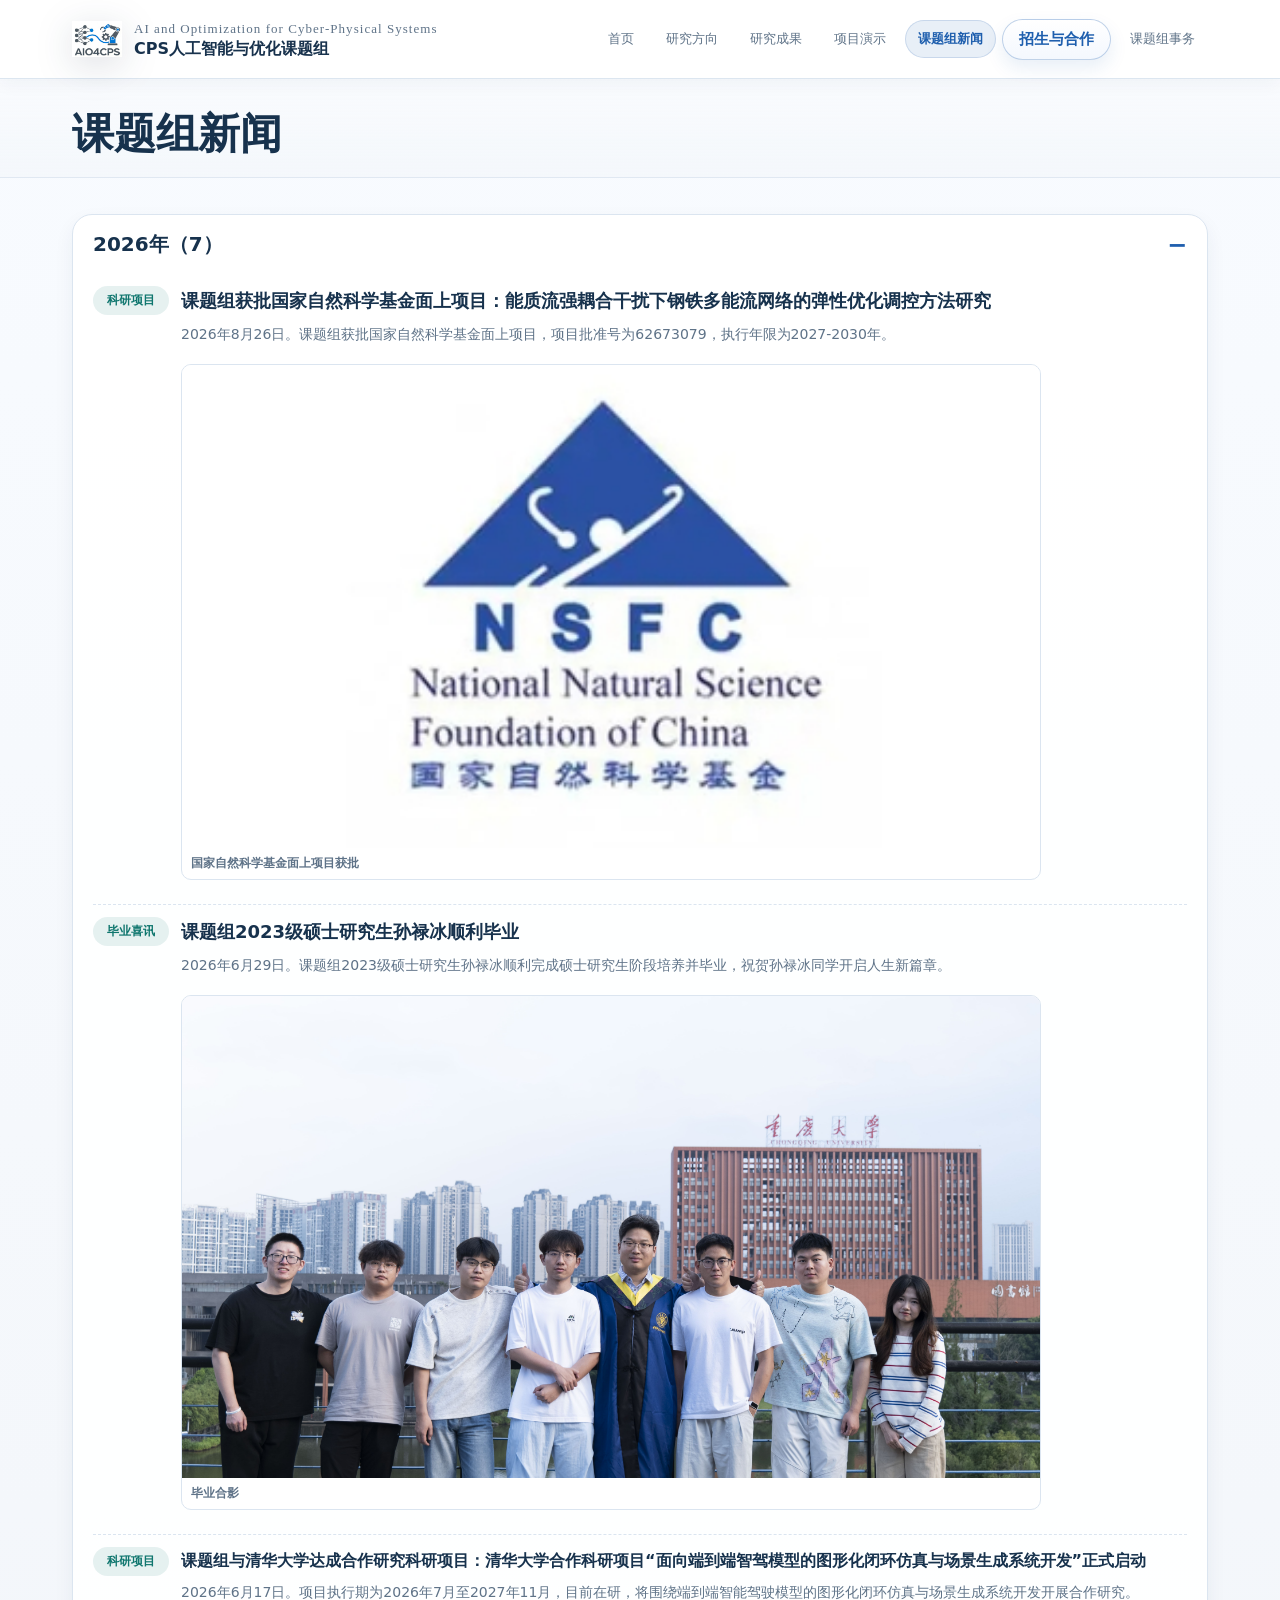
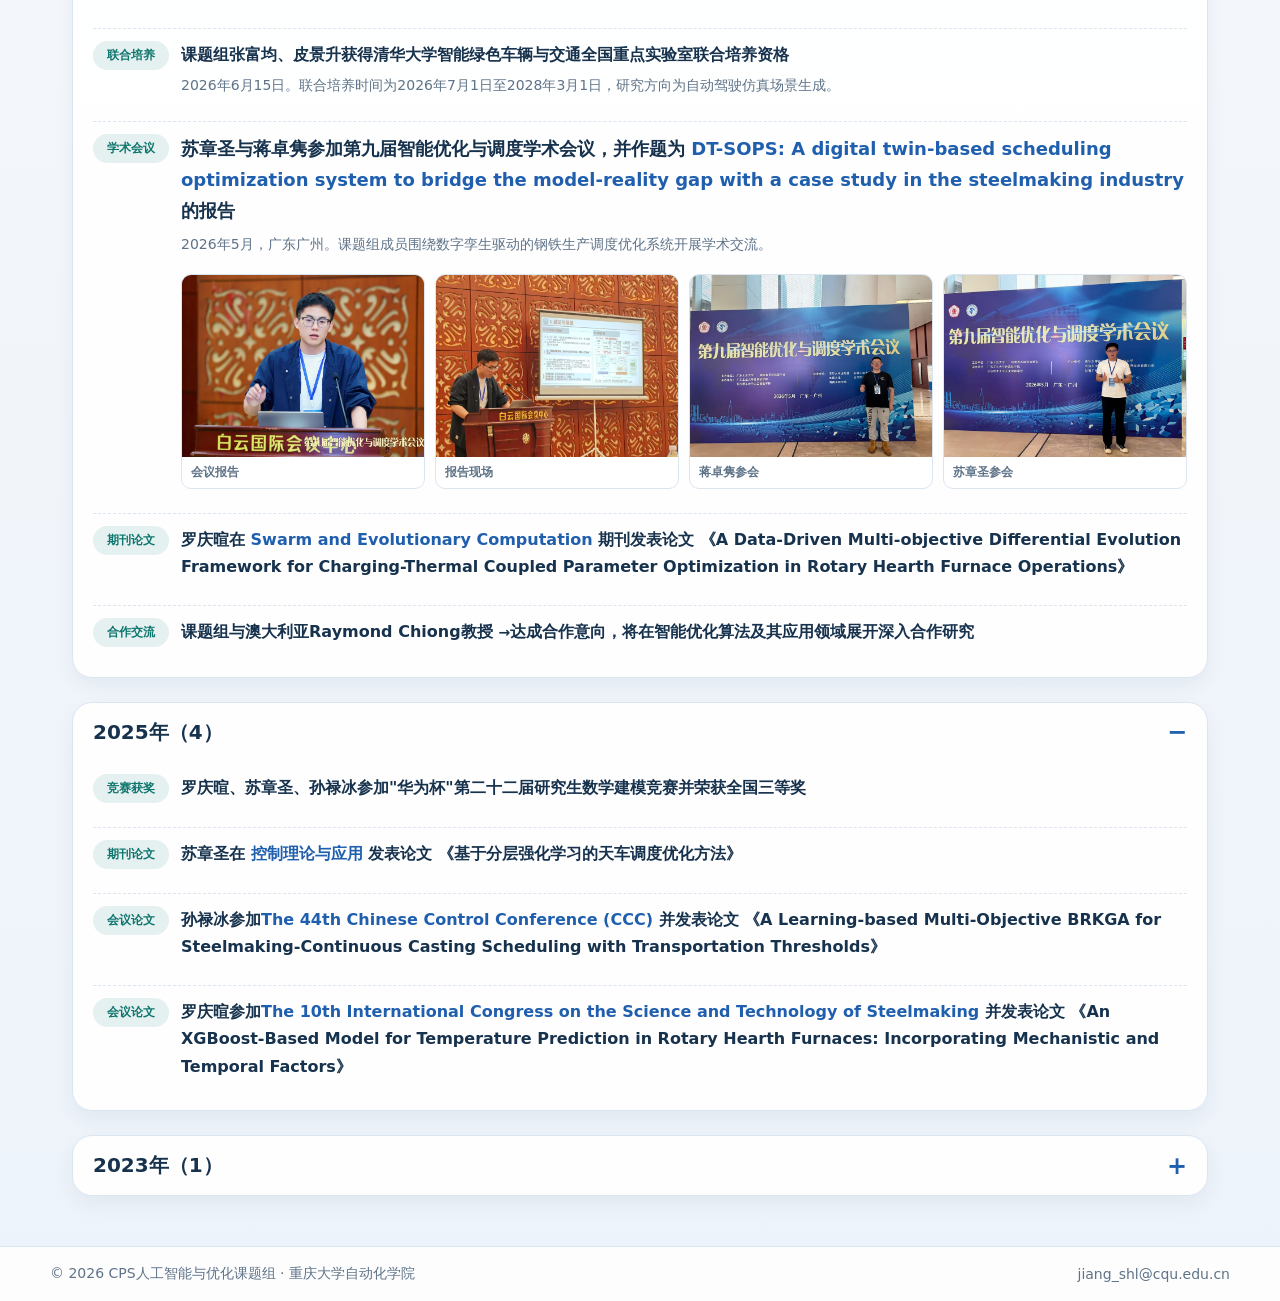
<file: news.html>
<!DOCTYPE html>
<html lang="zh-CN">
<head>
<meta charset="utf-8"/>
<meta content="width=device-width,initial-scale=1" name="viewport"/>
<title>课题组新闻 | CPS人工智能与优化课题组</title>
<meta content="CPS人工智能与优化课题组新闻页，按时间整理课题组论文发表、竞赛获奖与学术交流动态。" name="description"/>
<meta content="CPS人工智能与优化课题组, 课题组新闻, 论文发表, 竞赛获奖" name="keywords"/>
<meta content="AI and Optimization for Cyber-Physical Systems Research Group, Chongqing University" name="author"/>
<meta content="index,follow" name="robots"/>
<meta content="课题组新闻 | CPS人工智能与优化课题组" property="og:title"/>
<meta content="CPS人工智能与优化课题组新闻页，按时间整理课题组论文发表、竞赛获奖与学术交流动态。" property="og:description"/>
<meta content="website" property="og:type"/>
<meta content="https://aio4cps.top/news.html" property="og:url"/>
<meta content="https://aio4cps.top/assets/img/logo.png" property="og:image"/>
<meta content="zh_CN" property="og:locale"/>
<meta content="summary_large_image" name="twitter:card"/>
<meta content="课题组新闻 | CPS人工智能与优化课题组" name="twitter:title"/>
<meta content="CPS人工智能与优化课题组新闻页，按时间整理课题组论文发表、竞赛获奖与学术交流动态。" name="twitter:description"/>
<meta content="https://aio4cps.top/assets/img/logo.png" name="twitter:image"/>
<meta content="#F4F7FB" name="theme-color"/>
<link href="https://aio4cps.top/news.html" rel="canonical"/>
    <link href="assets/img/logo.png" rel="icon"/>
<link href="assets/css/styles.css" rel="stylesheet"/>
<script defer="" src="assets/js/main.js"></script>
<noscript><style>.reveal{opacity:1 !important; transform:none !important;}</style></noscript>
</head>
<body class="page-news">
<a class="skip-link" href="#main-content">跳到主要内容</a>
<div class="topbar">
<div class="container">
<div class="nav">
<a aria-label="CPS人工智能与优化课题组首页" class="brand" href="index.html">
<img alt="CPS人工智能与优化课题组标识" src="assets/img/logo.png"/>
<span class="brand-text">
<span class="t2">AI and Optimization for Cyber-Physical Systems</span>
<span class="t1">CPS人工智能与优化课题组</span>
</span>
</a>
<div aria-label="Primary" class="navlinks">
<a data-page="index.html" href="index.html">首页</a>
<a data-page="research.html" href="research.html">研究方向</a>
<a data-page="achievements.html" href="achievements.html">研究成果</a>
<a data-page="demos.html" href="demos.html">项目演示</a>
<a data-page="news.html" href="news.html">课题组新闻</a>
<a data-page="cooperation.html" href="cooperation.html">招生与合作</a>
<a data-page="weekly-report.html" href="weekly-report.html">课题组事务</a>
</div>
<button aria-controls="mobileNav" aria-expanded="false" aria-label="打开导航菜单" class="hamburger" id="hamburger">菜单</button>
</div>
<div aria-label="移动端导航" class="mobile" hidden="" id="mobileNav">
<a data-page="index.html" href="index.html">首页</a>
<a data-page="research.html" href="research.html">研究方向</a>
<a data-page="achievements.html" href="achievements.html">研究成果</a>
<a data-page="demos.html" href="demos.html">项目演示</a>
<a data-page="news.html" href="news.html">课题组新闻</a>
<a data-page="cooperation.html" href="cooperation.html">招生与合作</a>
<a data-page="weekly-report.html" href="weekly-report.html">课题组事务</a>
</div>
</div>
</div>
<main id="main-content">
<section class="page-hero section-tight page-hero-minimal">
<div class="container">
<div class="page-hero-simple reveal">
<h1 class="page-title">课题组新闻</h1>
</div>
</div>
</section>
<section class="section">
<div class="container news-archive-wrap">
<details class="accordion news-year-accordion reveal" open=""><summary>2026年（7）</summary><div class="accordion-body"><ul class="news-paper-list">
<li class="news-paper-item news-paper-feature" id="news-2026-nsfc-project"><div class="news-paper-tag">科研项目</div><div class="news-paper-copy"><div class="news-paper-title">课题组获批国家自然科学基金面上项目：能质流强耦合干扰下钢铁多能流网络的弹性优化调控方法研究</div><div class="news-paper-meta">2026年8月26日。课题组获批国家自然科学基金面上项目，项目批准号为62673079，执行年限为2027-2030年。</div><div class="news-photo-grid news-photo-grid-single"><figure><img alt="国家自然科学基金 NSFC 标识" loading="lazy" src="assets/img/news-nsfc-2026-project.png"/><figcaption>国家自然科学基金面上项目获批</figcaption></figure></div></div></li>
<li class="news-paper-item news-paper-feature" id="news-2026-sun-lubing-graduation"><div class="news-paper-tag">毕业喜讯</div><div class="news-paper-copy"><div class="news-paper-title">课题组2023级硕士研究生孙禄冰顺利毕业</div><div class="news-paper-meta">2026年6月29日。课题组2023级硕士研究生孙禄冰顺利完成硕士研究生阶段培养并毕业，祝贺孙禄冰同学开启人生新篇章。</div><div class="news-photo-grid news-photo-grid-single"><figure><img alt="课题组2023级硕士研究生孙禄冰顺利毕业合影" loading="lazy" src="assets/img/news-sun-lubing-graduation-2026.jpg"/><figcaption>毕业合影</figcaption></figure></div></div></li>
<li class="news-paper-item" id="news-2026-tsinghua-project"><div class="news-paper-tag">科研项目</div><div class="news-paper-copy"><div class="news-paper-title">课题组与清华大学达成合作研究科研项目：清华大学合作科研项目“面向端到端智驾模型的图形化闭环仿真与场景生成系统开发”正式启动</div><div class="news-paper-meta">2026年6月17日。项目执行期为2026年7月至2027年11月，目前在研，将围绕端到端智能驾驶模型的图形化闭环仿真与场景生成系统开发开展合作研究。</div></div></li>
<li class="news-paper-item" id="news-2026-tsinghua-joint-training"><div class="news-paper-tag">联合培养</div><div class="news-paper-copy"><div class="news-paper-title">课题组张富均、皮景升获得清华大学智能绿色车辆与交通全国重点实验室联合培养资格</div><div class="news-paper-meta">2026年6月15日。联合培养时间为2026年7月1日至2028年3月1日，研究方向为自动驾驶仿真场景生成。</div></div></li>
<li class="news-paper-item news-paper-feature" id="news-2026-iwos"><div class="news-paper-tag">学术会议</div><div class="news-paper-copy"><div class="news-paper-title">苏章圣与蒋卓隽参加第九届智能优化与调度学术会议，并作题为 <span class="news-paper-venue">DT-SOPS: A digital twin-based scheduling optimization system to bridge the model-reality gap with a case study in the steelmaking industry</span> 的报告</div><div class="news-paper-meta">2026年5月，广东广州。课题组成员围绕数字孪生驱动的钢铁生产调度优化系统开展学术交流。</div><div class="news-photo-grid"><figure><img alt="苏章圣在第九届智能优化与调度学术会议作报告" loading="lazy" src="assets/img/news-iwos-2026-talk-1.jpg"/><figcaption>会议报告</figcaption></figure><figure><img alt="DT-SOPS报告现场展示" loading="lazy" src="assets/img/news-iwos-2026-talk-2.jpg"/><figcaption>报告现场</figcaption></figure><figure><img alt="蒋卓隽参加第九届智能优化与调度学术会议" loading="lazy" src="assets/img/news-iwos-2026-jiang-1.jpg"/><figcaption>蒋卓隽参会</figcaption></figure><figure><img alt="苏章圣参加第九届智能优化与调度学术会议" loading="lazy" src="assets/img/news-iwos-2026-su-1.jpg"/><figcaption>苏章圣参会</figcaption></figure></div></div></li>
<li class="news-paper-item" id="news-2026-swevo"><div class="news-paper-tag">期刊论文</div><div class="news-paper-copy"><div class="news-paper-title">罗庆暄在 <span class="news-paper-venue">Swarm and Evolutionary Computation</span> 期刊发表论文 <a class="news-paper-link" href="https://doi.org/10.1016/j.swevo.2026.102323" rel="noopener" target="_blank">《A Data-Driven Multi-objective Differential Evolution Framework for Charging-Thermal Coupled Parameter Optimization in Rotary Hearth Furnace Operations》</a></div></div></li>
<li class="news-paper-item" id="news-2026-cooperation"><div class="news-paper-tag">合作交流</div><div class="news-paper-copy"><div class="news-paper-title">课题组与澳大利亚<a class="news-paper-link" href="news/cooperation_raymond.html" rel="noopener" target="_blank">Raymond Chiong教授<span aria-hidden="true" class="paper-arrow">→</span></a>达成合作意向，将在智能优化算法及其应用领域展开深入合作研究</div></div></li>
</ul></div></details>
<details class="accordion news-year-accordion reveal" open=""><summary>2025年（4）</summary><div class="accordion-body"><ul class="news-paper-list">
<li class="news-paper-item" id="news-2025-huawei-cup"><div class="news-paper-tag">竞赛获奖</div><div class="news-paper-copy"><div class="news-paper-title">罗庆暄、苏章圣、孙禄冰参加"华为杯"第二十二届研究生数学建模竞赛并荣获全国三等奖</div></div></li>
<li class="news-paper-item" id="news-2025-cta"><div class="news-paper-tag">期刊论文</div><div class="news-paper-copy"><div class="news-paper-title">苏章圣在 <span class="news-paper-venue">控制理论与应用</span> 发表论文 <a class="news-paper-link" href="https://doi.org/10.7641/CTA.2025.50167" rel="noopener" target="_blank">《基于分层强化学习的天车调度优化方法》</a></div></div></li>
<li class="news-paper-item" id="news-2025-ccc"><div class="news-paper-tag">会议论文</div><div class="news-paper-copy"><div class="news-paper-title">孙禄冰参加<span class="news-paper-venue">The 44th Chinese Control Conference (CCC)</span> 并发表论文 <a class="news-paper-link" href="https://doi.org/10.23919/CCC64809.2025.11179179" rel="noopener" target="_blank">《A Learning-based Multi-Objective BRKGA for Steelmaking-Continuous Casting Scheduling with Transportation Thresholds》</a></div></div></li>
<li class="news-paper-item" id="news-2025-ics"><div class="news-paper-tag">会议论文</div><div class="news-paper-copy"><div class="news-paper-title">罗庆暄参加<span class="news-paper-venue">The 10th International Congress on the Science and Technology of Steelmaking</span> 并发表论文 <a class="news-paper-link" href="https://xueshu.baidu.com/s?wd=An%20XGBoost-Based%20Model%20for%20Temperature%20Prediction%20in%20Rotary%20Hearth%20Furnaces%3A%20Incorporating%20Mechanistic%20and%20Temporal%20Factors" rel="noopener" target="_blank">《An XGBoost-Based Model for Temperature Prediction in Rotary Hearth Furnaces: Incorporating Mechanistic and Temporal Factors》</a></div></div></li>
</ul></div></details>
<details class="accordion news-year-accordion reveal"><summary>2023年（1）</summary><div class="accordion-body"><ul class="news-paper-list">
<li class="news-paper-item" id="news-2023-jms"><div class="news-paper-tag">期刊论文</div><div class="news-paper-copy"><div class="news-paper-title">陈兰在 国际高水平期刊 <span class="news-paper-venue">Journal of Manufacturing Systems (JMS, 中科院一区)</span> 期刊发表论文 <a class="news-paper-link" href="https://doi.org/10.1016/j.jmsy.2023.06.009" rel="noopener" target="_blank">《A knowledge-based NSGA-II algorithm for multi-objective hot rolling production scheduling under flexible time-of-use electricity pricing》</a></div></div></li>
</ul></div></details>
</div>
</section>
</main>
<div class="footer">
<div class="container footer-row">
<div>© <span data-current-year=""></span> CPS人工智能与优化课题组 · 重庆大学自动化学院</div>
<div><a href="mailto:jiang_shl@cqu.edu.cn">jiang_shl@cqu.edu.cn</a></div>
</div>
</div>
</body>
</html>
</file>
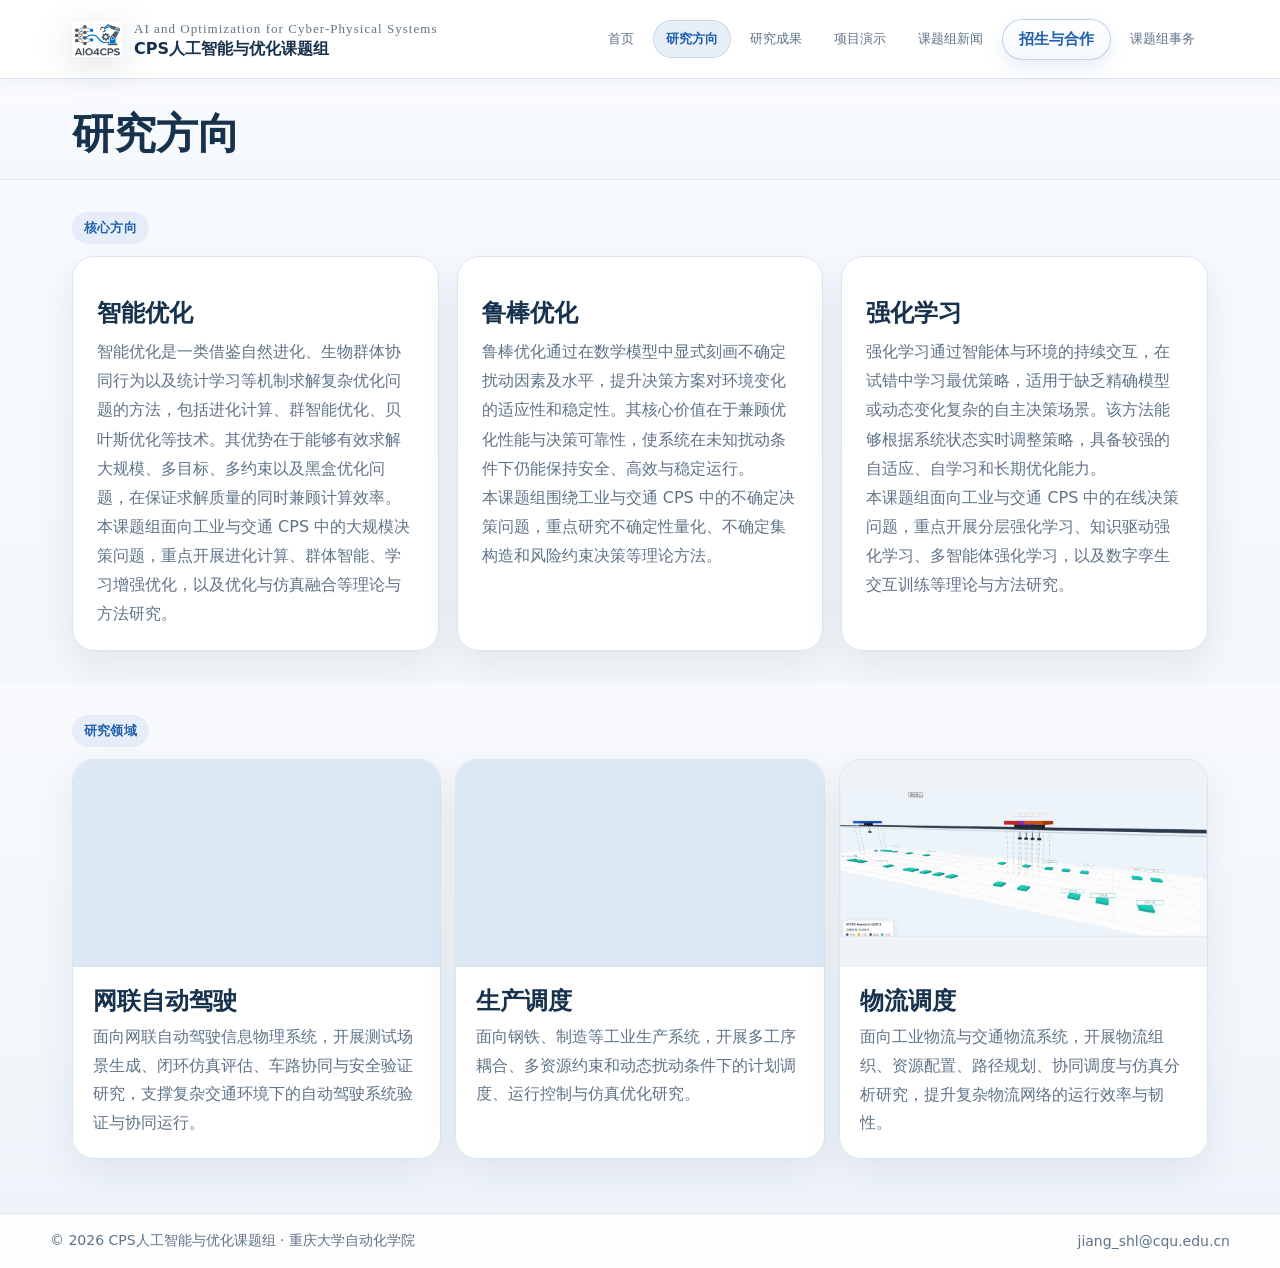
<file: research.html>
<!DOCTYPE html>
<html lang="zh-CN">
<head>
<meta charset="utf-8"/>
<meta content="width=device-width,initial-scale=1" name="viewport"/>
<title>研究方向 | CPS人工智能与优化课题组</title>
<meta content="CPS人工智能与优化课题组研究方向页，展示强化学习、智能优化、鲁棒优化及其在网联自动驾驶、生产调度、物流调度中的应用。" name="description"/>
<meta content="CPS人工智能与优化课题组, 重庆大学, 研究方向, 强化学习, 智能优化, 鲁棒优化, 网联自动驾驶, 生产调度, 物流调度" name="keywords"/>
<meta content="AI and Optimization for Cyber-Physical Systems Research Group, Chongqing University" name="author"/>
<meta content="index,follow" name="robots"/>
<meta content="研究方向 | CPS人工智能与优化课题组" property="og:title"/>
<meta content="CPS人工智能与优化课题组研究方向页，展示强化学习、智能优化、鲁棒优化及其在网联自动驾驶、生产调度、物流调度中的应用。" property="og:description"/>
<meta content="website" property="og:type"/>
<meta content="https://aio4cps.top/research.html" property="og:url"/>
<meta content="https://aio4cps.top/assets/img/logo.png" property="og:image"/>
<meta content="zh_CN" property="og:locale"/>
<meta content="summary_large_image" name="twitter:card"/>
<meta content="研究方向 | CPS人工智能与优化课题组" name="twitter:title"/>
<meta content="CPS人工智能与优化课题组研究方向页，展示强化学习、智能优化、鲁棒优化及其在网联自动驾驶、生产调度、物流调度中的应用。" name="twitter:description"/>
<meta content="https://aio4cps.top/assets/img/logo.png" name="twitter:image"/>
<meta content="#F4F7FB" name="theme-color"/>
<link href="https://aio4cps.top/research.html" rel="canonical"/>
    <link href="assets/img/logo.png" rel="icon"/>
<link href="assets/css/styles.css" rel="stylesheet"/>
<script defer="" src="assets/js/main.js"></script>
<noscript><style>.reveal{opacity:1 !important; transform:none !important;}</style></noscript>
</head>
<body class="page-research">
<a class="skip-link" href="#main-content">跳到主要内容</a>
<div class="topbar">
<div class="container">
<div class="nav">
<a aria-label="CPS人工智能与优化课题组首页" class="brand" href="index.html">
<img alt="CPS人工智能与优化课题组标识" src="assets/img/logo.png"/>
<span class="brand-text">
<span class="t2">AI and Optimization for Cyber-Physical Systems</span>
<span class="t1">CPS人工智能与优化课题组</span>
</span>
</a>
<div aria-label="Primary" class="navlinks">
<a data-page="index.html" href="index.html">首页</a>
<a data-page="research.html" href="research.html">研究方向</a>
<a data-page="achievements.html" href="achievements.html">研究成果</a>
<a data-page="demos.html" href="demos.html">项目演示</a>
<a data-page="news.html" href="news.html">课题组新闻</a>
<a data-page="cooperation.html" href="cooperation.html">招生与合作</a>
<a data-page="weekly-report.html" href="weekly-report.html">课题组事务</a>
</div>
<button aria-controls="mobileNav" aria-expanded="false" aria-label="打开导航菜单" class="hamburger" id="hamburger">菜单</button>
</div>
<div aria-label="移动端导航" class="mobile" hidden="" id="mobileNav">
<a data-page="index.html" href="index.html">首页</a>
<a data-page="research.html" href="research.html">研究方向</a>
<a data-page="achievements.html" href="achievements.html">研究成果</a>
<a data-page="demos.html" href="demos.html">项目演示</a>
<a data-page="news.html" href="news.html">课题组新闻</a>
<a data-page="cooperation.html" href="cooperation.html">招生与合作</a>
<a data-page="weekly-report.html" href="weekly-report.html">课题组事务</a>
</div>
</div>
</div>
<main id="main-content">
<section class="page-hero section-tight page-hero-minimal">
<div class="container">
<div class="page-hero-simple reveal">
<h1 class="page-title">研究方向</h1>
</div>
</div>
</section>
<section class="section">
<div class="container">
<div class="section-head reveal section-head-compact"><div><span class="section-chip">核心方向</span></div></div>
<div class="direction-grid research-direction-grid">
<article class="direction-card card-soft reveal"><h3>智能优化</h3><p>智能优化是一类借鉴自然进化、生物群体协同行为以及统计学习等机制求解复杂优化问题的方法，包括进化计算、群智能优化、贝叶斯优化等技术。其优势在于能够有效求解大规模、多目标、多约束以及黑盒优化问题，在保证求解质量的同时兼顾计算效率。</p><p>本课题组面向工业与交通 CPS 中的大规模决策问题，重点开展进化计算、群体智能、学习增强优化，以及优化与仿真融合等理论与方法研究。</p></article>
<article class="direction-card card-soft reveal"><h3>鲁棒优化</h3><p>鲁棒优化通过在数学模型中显式刻画不确定扰动因素及水平，提升决策方案对环境变化的适应性和稳定性。其核心价值在于兼顾优化性能与决策可靠性，使系统在未知扰动条件下仍能保持安全、高效与稳定运行。</p><p>本课题组围绕工业与交通 CPS 中的不确定决策问题，重点研究不确定性量化、不确定集构造和风险约束决策等理论方法。</p></article>
<article class="direction-card card-soft reveal"><h3>强化学习</h3><p>强化学习通过智能体与环境的持续交互，在试错中学习最优策略，适用于缺乏精确模型或动态变化复杂的自主决策场景。该方法能够根据系统状态实时调整策略，具备较强的自适应、自学习和长期优化能力。</p><p>本课题组面向工业与交通 CPS 中的在线决策问题，重点开展分层强化学习、知识驱动强化学习、多智能体强化学习，以及数字孪生交互训练等理论与方法研究。</p></article>
</div>
</div>
</section>
<section class="section section-surface">
<div class="container">
<div class="section-head reveal section-head-compact"><div><span class="section-chip">研究领域</span></div></div>
<div class="focus-grid">
<article class="focus-card card-soft reveal">
<div class="focus-media"><video autoplay="" loop="" muted="" playsinline="" preload="metadata" src="assets/img/traffic-demo.mp4"></video></div>
<div class="focus-body"><h3>网联自动驾驶</h3><p>面向网联自动驾驶信息物理系统，开展测试场景生成、闭环仿真评估、车路协同与安全验证研究，支撑复杂交通环境下的自动驾驶系统验证与协同运行。</p></div>
</article>
<article class="focus-card card-soft reveal">
<div class="focus-media"><video autoplay="" loop="" muted="" playsinline="" preload="metadata" src="assets/img/digital-twin-demo.mp4"></video></div>
<div class="focus-body"><h3>生产调度</h3><p>面向钢铁、制造等工业生产系统，开展多工序耦合、多资源约束和动态扰动条件下的计划调度、运行控制与仿真优化研究。</p></div>
</article>
<article class="focus-card card-soft reveal">
<div class="focus-media focus-media-contain"><img alt="物流天车调度仿真示意图" decoding="async" loading="lazy" src="assets/img/logistics-crane.gif"/></div>
<div class="focus-body"><h3>物流调度</h3><p>面向工业物流与交通物流系统，开展物流组织、资源配置、路径规划、协同调度与仿真分析研究，提升复杂物流网络的运行效率与韧性。</p></div>
</article>
</div>
</div>
</section>
</main>
<div class="footer">
<div class="container footer-row">
<div>© <span data-current-year=""></span> CPS人工智能与优化课题组 · 重庆大学自动化学院</div>
<div><a href="mailto:jiang_shl@cqu.edu.cn">jiang_shl@cqu.edu.cn</a></div>
</div>
</div>
</body>
</html>
</file>
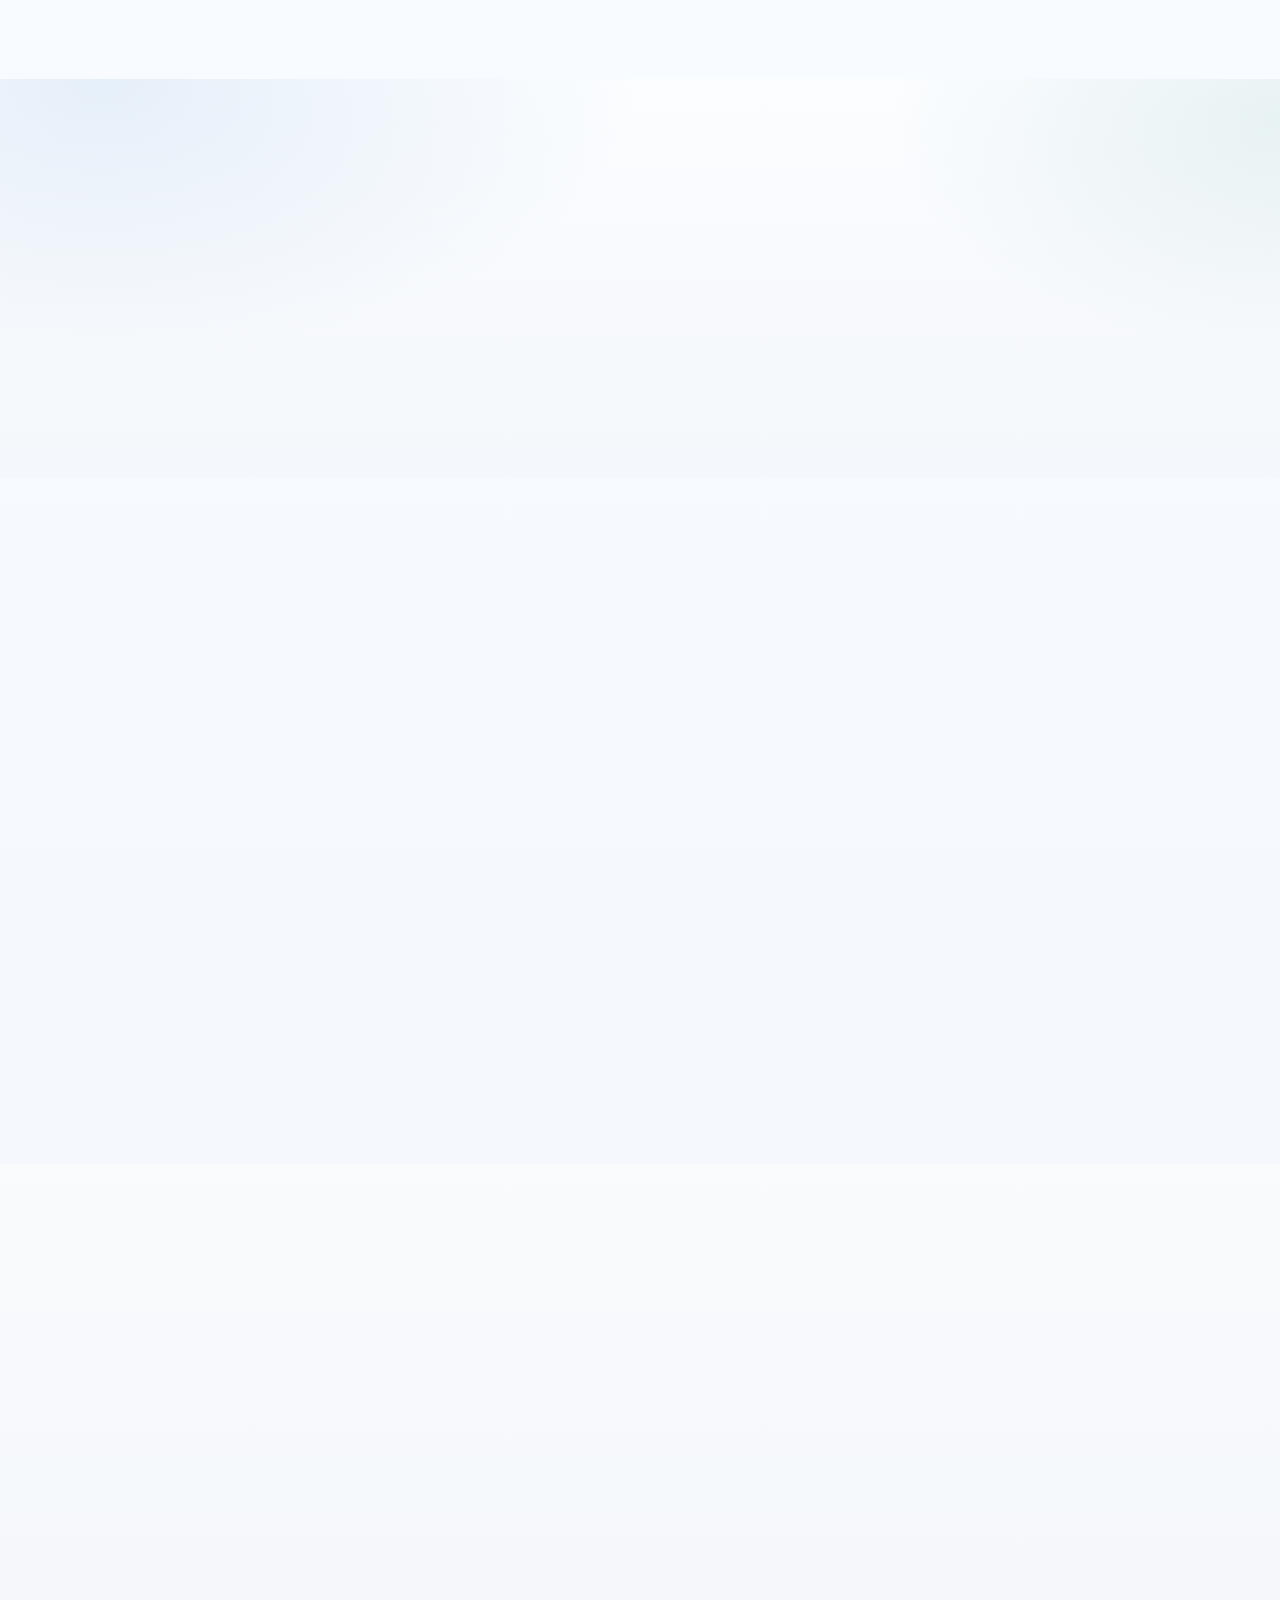
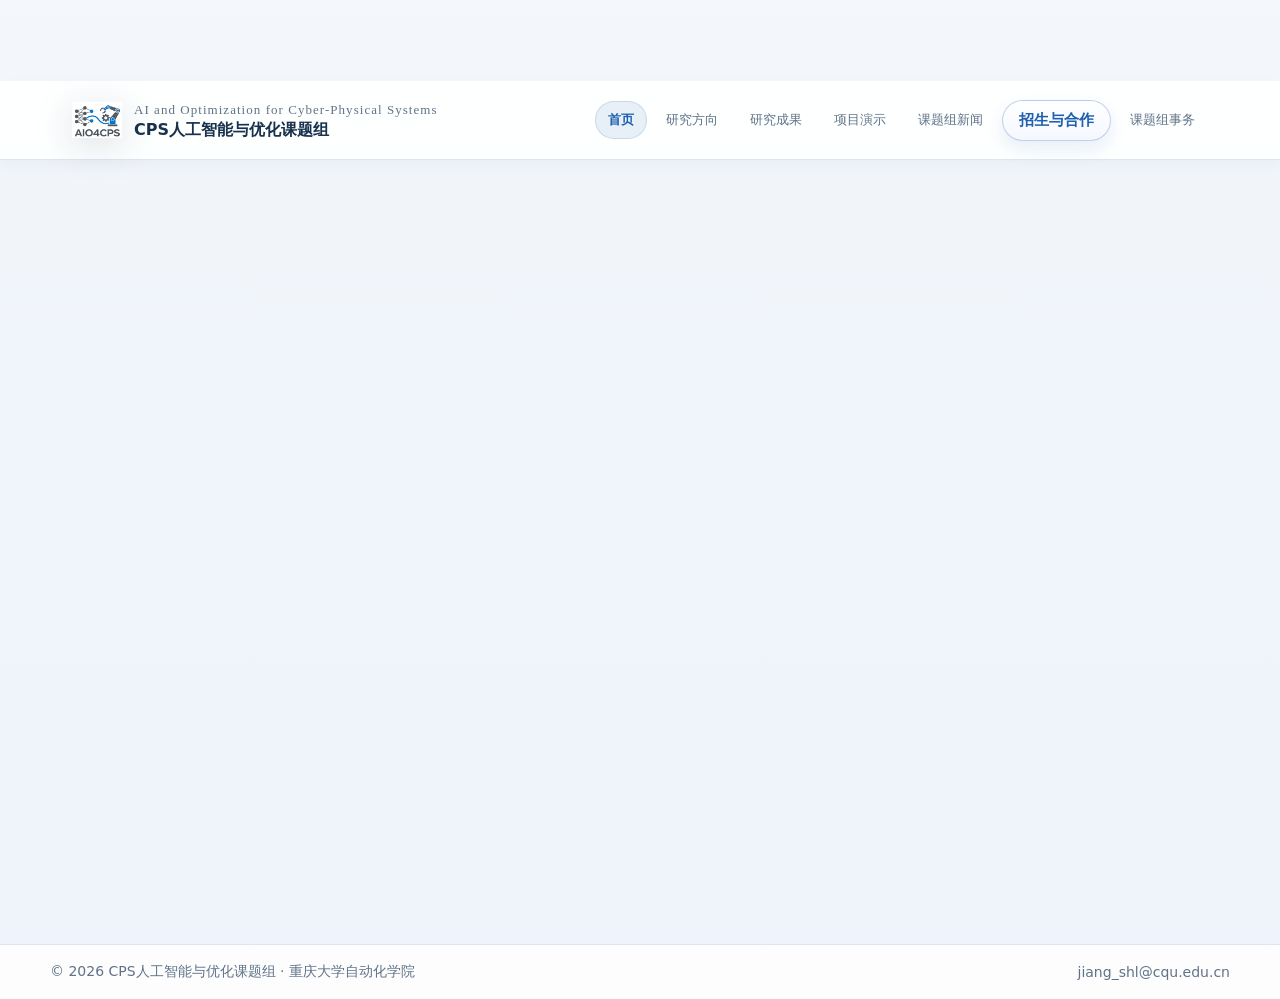
<file: team.html>
<!DOCTYPE html><html lang="zh-CN"><head><meta charset="utf-8"><meta http-equiv="refresh" content="0; url=index.html#team-vibes"><title>正在跳转</title></head><body><p>正在跳转到 <a href="index.html#team-vibes">index.html#team-vibes</a></p></body></html>
</file>
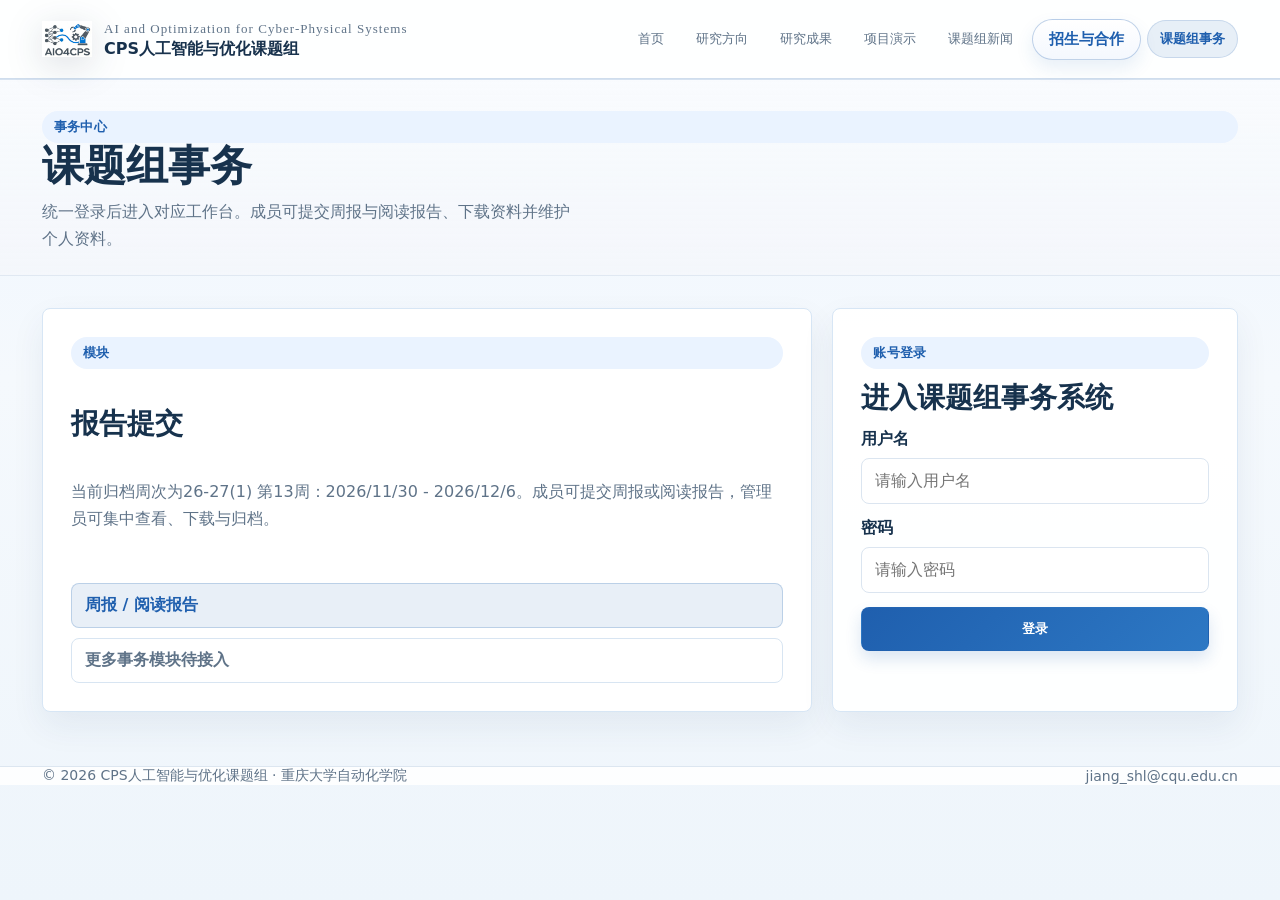
<file: weekly-report.html>
<!DOCTYPE html>
<html lang="zh-CN">
<head>
<meta charset="utf-8"/>
<meta content="width=device-width,initial-scale=1" name="viewport"/>
<title>课题组事务 | CPS人工智能与优化课题组</title>
<meta content="CPS人工智能与优化课题组事务中心，支持成员登录后提交周报和阅读报告，管理员统一查看与归档。" name="description"/>
<meta content="CPS人工智能与优化课题组, 课题组事务, 周报, 阅读报告, 文件上传, PDF, Word" name="keywords"/>
<meta content="AI and Optimization for Cyber-Physical Systems Research Group, Chongqing University" name="author"/>
<meta content="noindex,nofollow" name="robots"/>
<meta content="#F4F7FB" name="theme-color"/>
<link href="assets/img/logo.png" rel="icon"/>
<link href="assets/css/styles.css?v=20260913-academic-term" rel="stylesheet"/>
<script>window.AIO4CPS_REPORT_API="https://aio4cps-weekly-api.suzhangsheng1999.workers.dev";</script>
<script defer="" src="assets/js/main.js?v=20260913-academic-term"></script>
<noscript><style>.reveal{opacity:1 !important; transform:none !important;}</style></noscript>
</head>
<body class="page-weekly-report">
<a class="skip-link" href="#main-content">跳到主要内容</a>
<div class="topbar">
<div class="container">
<div class="nav">
<a aria-label="CPS人工智能与优化课题组首页" class="brand" href="index.html">
<img alt="CPS人工智能与优化课题组标识" src="assets/img/logo.png"/>
<span class="brand-text">
<span class="t2">AI and Optimization for Cyber-Physical Systems</span>
<span class="t1">CPS人工智能与优化课题组</span>
</span>
</a>
<div aria-label="Primary" class="navlinks">
<a data-page="index.html" href="index.html">首页</a>
<a data-page="research.html" href="research.html">研究方向</a>
<a data-page="achievements.html" href="achievements.html">研究成果</a>
<a data-page="demos.html" href="demos.html">项目演示</a>
<a data-page="news.html" href="news.html">课题组新闻</a>
<a data-page="cooperation.html" href="cooperation.html">招生与合作</a>
<a data-page="weekly-report.html" href="weekly-report.html">课题组事务</a>
</div>
<button aria-controls="mobileNav" aria-expanded="false" aria-label="打开导航菜单" class="hamburger" id="hamburger">菜单</button>
</div>
<div aria-label="移动端导航" class="mobile" hidden="" id="mobileNav">
<a data-page="index.html" href="index.html">首页</a>
<a data-page="research.html" href="research.html">研究方向</a>
<a data-page="achievements.html" href="achievements.html">研究成果</a>
<a data-page="demos.html" href="demos.html">项目演示</a>
<a data-page="news.html" href="news.html">课题组新闻</a>
<a data-page="cooperation.html" href="cooperation.html">招生与合作</a>
<a data-page="weekly-report.html" href="weekly-report.html">课题组事务</a>
</div>
</div>
</div>
<main id="main-content">
<section class="page-hero section-tight page-hero-minimal affairs-public-hero">
<div class="container">
<div class="page-hero-simple reveal">
<span class="section-chip">事务中心</span>
<h1 class="page-title">课题组事务</h1>
<p class="page-lead">统一登录后进入对应工作台。成员可提交周报与阅读报告、下载资料并维护个人资料。</p>
</div>
</div>
</section>
<section class="section report-section" data-weekly-report="">
<div class="container">
<div class="upload-mask" data-upload-mask="" hidden="">
<div class="upload-dialog">
<div class="upload-spinner" aria-hidden="true"></div>
<strong>报告上传中...</strong>
<span>文件正在提交到服务器，请不要关闭页面。</span>
</div>
</div>
<div class="affairs-login-layout reveal" data-report-gate="">
<aside class="affairs-module-card">
<span class="section-chip">模块</span>
<h2>报告提交</h2>
<p data-current-week-text="">当前周次将根据日期自动更新。成员可选择提交周报或阅读报告，并在提交记录中查看归档。</p>
<div class="affairs-module-list">
<span class="active">周报 / 阅读报告</span>
<span>更多事务模块待接入</span>
</div>
</aside>
<form class="affairs-login-card" data-report-login="">
<span class="section-chip">账号登录</span>
<h2>进入课题组事务系统</h2>
<label class="form-label" for="loginUsername">用户名</label>
<input autocomplete="username" class="form-input" id="loginUsername" name="username" placeholder="请输入用户名" required="" type="text"/>
<label class="form-label" for="loginPassword">密码</label>
<input autocomplete="current-password" class="form-input" id="loginPassword" name="password" placeholder="请输入密码" required="" type="password"/>
<button class="btn-primary" type="submit">登录</button>
<p class="form-message" data-report-message=""></p>
</form>
</div>

<div class="report-workspace" data-user-panel="" hidden="">
<div class="affairs-appbar user-appbar">
<div class="user-identity">
<div class="profile-avatar profile-avatar-lg" data-avatar-view="">
<img alt="用户头像" data-avatar-image="" hidden=""/>
<span data-avatar-fallback="">成员</span>
</div>
<div>
<span class="section-chip">成员工作台</span>
<h1 data-user-greeting="">课题组事务</h1>
<p data-current-user=""></p>
</div>
</div>
<button class="btn-secondary" data-report-logout="" type="button">退出登录</button>
</div>
<div class="affairs-shell">
<aside class="affairs-sidebar">
<div>
<span class="section-chip">模块导航</span>
<h2>事务模块</h2>
</div>
<nav class="affairs-side-nav" aria-label="事务模块">
<a class="active" href="#weekly-upload">提交报告</a>
<a href="#my-reports">提交记录</a>
<a href="#material-downloads">资料下载</a>
<a href="#profile-settings">个人信息</a>
<a href="#password-settings">修改密码</a>
<span>更多模块待接入</span>
</nav>
</aside>
<section class="affairs-main user-affairs-main">
<article class="report-panel reveal" id="profile-settings">
<div class="report-panel-head">
<div>
<span class="section-chip">个人信息</span>
<h2>个人资料</h2>
<p>系统已内置默认资料，可按需修改联系方式等信息。</p>
</div>
</div>
<form class="profile-form" data-profile-form="">
<div class="avatar-editor">
<div class="profile-avatar profile-avatar-xl" data-avatar-view="">
<img alt="当前头像" data-avatar-image="" hidden=""/>
<span data-avatar-fallback="">成员</span>
</div>
<div class="avatar-editor-body">
<label class="form-label" for="profileAvatar">个人头像</label>
<input accept="image/jpeg,image/png,image/webp,image/gif" class="form-input report-file-input" id="profileAvatar" name="avatar" type="file"/>
<p class="form-helper">支持 JPG、PNG、WebP 或 GIF，文件不超过 3 MB。</p>
<div class="avatar-actions">
<button class="btn-primary" data-avatar-upload="" type="button">更新头像</button>
<button class="btn-secondary" data-avatar-remove="" type="button">移除头像</button>
</div>
<p class="form-message" data-avatar-message=""></p>
</div>
</div>
<div class="profile-grid">
<label class="form-label" for="displayName">姓名</label>
<input class="form-input" id="displayName" name="displayName" placeholder="请输入姓名" type="text"/>
<label class="form-label" for="college">学院</label>
<input class="form-input" id="college" name="college" placeholder="请输入学院" type="text"/>
<label class="form-label" for="major">专业</label>
<input class="form-input" id="major" name="major" placeholder="请输入专业" type="text"/>
<label class="form-label" for="entryYear">入学年</label>
<input class="form-input" id="entryYear" name="entryYear" placeholder="请输入入学年" type="text"/>
<label class="form-label" for="studentId">学号</label>
<input class="form-input" id="studentId" name="studentId" readonly="" type="text"/>
<label class="form-label" for="phone">联系手机号</label>
<input class="form-input" id="phone" name="phone" placeholder="请输入联系手机号" type="tel"/>
<label class="form-label" for="email">联系邮箱</label>
<input class="form-input" id="email" name="email" placeholder="请输入联系邮箱" type="email"/>
</div>
<div class="profile-actions">
<button class="btn-secondary" type="submit">保存</button>
</div>
<p class="form-message" data-profile-message=""></p>
</form>
</article>
<article class="report-panel reveal" id="password-settings">
<div class="report-panel-head">
<div>
<span class="section-chip">账户安全</span>
<h2>修改登录密码</h2>
<p>默认密码修改后会保存到云端数据库，后续登录以云端密码为准。</p>
</div>
</div>
<form class="profile-form" data-password-form="">
<div class="profile-grid">
<label class="form-label" for="currentPassword">当前密码</label>
<input autocomplete="current-password" class="form-input" id="currentPassword" name="currentPassword" required="" type="password"/>
<label class="form-label" for="newPassword">新密码</label>
<input autocomplete="new-password" class="form-input" id="newPassword" minlength="4" name="newPassword" required="" type="password"/>
<label class="form-label" for="confirmPassword">确认新密码</label>
<input autocomplete="new-password" class="form-input" id="confirmPassword" minlength="4" name="confirmPassword" required="" type="password"/>
</div>
<div class="profile-actions">
<button class="btn-secondary" type="submit">更新密码</button>
</div>
<p class="form-message" data-password-message=""></p>
</form>
</article>
<article class="report-panel reveal" id="weekly-upload">
<div class="report-panel-head">
<div>
<span class="section-chip">报告提交</span>
<h2>上传新报告</h2>
<p data-upload-guidance="">选择报告类型后上传文件。同一账号、类型和周次再次提交时将覆盖原文件。</p>
</div>
</div>
<form class="report-form" data-upload-form="">
<div class="report-form-grid">
<label class="report-field" for="reportName"><span>提交账号</span>
<input class="form-input" id="reportName" name="name" readonly="" required="" type="text"/>
</label>
<label class="report-field" for="reportType"><span>报告类型</span>
<select class="form-input" data-report-type="" id="reportType" name="reportType" required="">
<option selected="" value="周报">周报</option>
<option value="阅读报告">阅读报告</option>
</select>
</label>
<label class="report-field report-field-wide" for="reportWeek"><span>归档周次</span>
<select class="form-input" data-week-select="" id="reportWeek" name="week" required="">
<option selected="" value="26-27(1) 第1周：2026/9/7 - 2026/9/13">26-27(1) 第1周：2026/9/7 - 2026/9/13</option>
<option value="26-27(1) 第2周：2026/9/14 - 2026/9/20">26-27(1) 第2周：2026/9/14 - 2026/9/20</option>
<option value="26-27(1) 第3周：2026/9/21 - 2026/9/27">26-27(1) 第3周：2026/9/21 - 2026/9/27</option>
<option value="26-27(1) 第4周：2026/9/28 - 2026/10/4">26-27(1) 第4周：2026/9/28 - 2026/10/4</option>
<option value="26-27(1) 第5周：2026/10/5 - 2026/10/11">26-27(1) 第5周：2026/10/5 - 2026/10/11</option>
<option value="26-27(1) 第6周：2026/10/12 - 2026/10/18">26-27(1) 第6周：2026/10/12 - 2026/10/18</option>
<option value="26-27(1) 第7周：2026/10/19 - 2026/10/25">26-27(1) 第7周：2026/10/19 - 2026/10/25</option>
<option value="26-27(1) 第8周：2026/10/26 - 2026/11/1">26-27(1) 第8周：2026/10/26 - 2026/11/1</option>
</select>
</label>
<label class="report-field report-field-wide" for="reportFile"><span>报告文件</span>
<input accept=".pdf,.doc,.docx,application/pdf,application/msword,application/vnd.openxmlformats-officedocument.wordprocessingml.document" class="form-input report-file-input" id="reportFile" name="file" required="" type="file"/>
</label>
<p class="report-tip">优先上传 PDF 版本。文件将提交到服务器/仓库存储接口，未配置接口时不会保存在本浏览器。</p>
<div class="report-submit-row"><button class="btn-primary" data-upload-submit="" type="submit">提交周报</button></div>
<p class="form-message" data-upload-message=""></p>
</div>
</form>
</article>
<article class="report-panel reveal" id="my-reports">
<div class="report-panel-head">
<div>
<span class="section-chip">提交记录</span>
<h2>我的提交记录</h2>
<p>周报和阅读报告将按最新提交时间统一归档。</p>
</div>
</div>
<div class="user-history-list" data-user-history="">
<div class="report-empty">登录后加载提交记录。</div>
</div>
</article>
<article class="report-panel reveal" id="material-downloads">
<div class="report-panel-head">
<div>
<span class="section-chip">课题组资料</span>
<h2>资料下载</h2>
<p>管理员上传的课题组资料会按分类显示，成员可直接下载。</p>
</div>
</div>
<div class="material-list" data-user-materials="">
<div class="report-empty">正在加载资料。</div>
</div>
</article>
</section>
</div>
</div>

<div class="report-workspace" data-admin-panel="" hidden="">
<div class="affairs-appbar">
<div>
<span class="section-chip">管理员工作台</span>
<h1>课题组事务管理</h1>
<p data-current-user=""></p>
</div>
<div class="affairs-appbar-actions">
<button class="btn-secondary" data-toggle-password="" type="button">修改密码</button>
<button class="btn-secondary" data-report-logout="" type="button">退出登录</button>
</div>
</div>
<form class="admin-password-panel profile-form" data-admin-password-panel="" data-password-form="" hidden="">
<div class="profile-grid">
<label class="form-label" for="adminCurrentPassword">当前密码</label>
<input autocomplete="current-password" class="form-input" id="adminCurrentPassword" name="currentPassword" required="" type="password"/>
<label class="form-label" for="adminNewPassword">新密码</label>
<input autocomplete="new-password" class="form-input" id="adminNewPassword" minlength="4" name="newPassword" required="" type="password"/>
<label class="form-label" for="adminConfirmPassword">确认新密码</label>
<input autocomplete="new-password" class="form-input" id="adminConfirmPassword" minlength="4" name="confirmPassword" required="" type="password"/>
</div>
<div class="profile-actions">
<button class="btn-secondary" type="submit">更新密码</button>
</div>
<p class="form-message" data-password-message=""></p>
</form>
<div class="affairs-shell affairs-shell-admin">
<aside class="affairs-sidebar">
<div>
<span class="section-chip">模块导航</span>
<h2>管理模块</h2>
</div>
<nav class="affairs-side-nav" aria-label="事务模块">
<a class="active" href="#weekly-admin">报告管理</a>
<a href="#user-admin">成员资料</a>
<a href="#paper-admin">自动论文报道</a>
<a href="#material-admin">资料管理</a>
<span>更多模块待接入</span>
</nav>
<div class="weekly-progress-card" data-progress-card="">
<div class="weekly-progress-head">
<span>本周提交进度</span>
<strong data-progress-summary="">0/0</strong>
</div>
<div class="weekly-progress-bar"><span data-progress-bar="" style="width:0%"></span></div>
<div class="weekly-progress-list" data-progress-list="">
<span>登录后加载进度。</span>
</div>
</div>
</aside>
<section class="affairs-main" id="weekly-admin">
<div class="report-dashboard">
<article class="metric-card"><span>当前模块</span><strong>报告</strong></article>
<article class="metric-card"><span>已提交</span><strong data-report-count="">0</strong></article>
<article class="metric-card"><span>当前周次</span><strong class="metric-small" data-current-week-label="">26-27(1) 第1周</strong></article>
</div>
<article class="report-panel reveal">
<div class="report-panel-head">
<div>
<span class="section-chip">报告管理</span>
<h2>提交列表</h2>
</div>
<div class="report-toolbar">
<label class="filter-field">姓名
<select class="form-input" data-filter-name="">
<option value="">全部成员</option>
</select>
</label>
<label class="filter-field">周次
<select class="form-input" data-filter-week="" data-week-filter="">
<option value="">全部周次</option>
<option value="26-27(1) 第1周">26-27(1) 第1周</option>
<option value="26-27(1) 第2周">26-27(1) 第2周</option>
<option value="26-27(1) 第3周">26-27(1) 第3周</option>
<option value="26-27(1) 第4周">26-27(1) 第4周</option>
<option value="26-27(1) 第5周">26-27(1) 第5周</option>
<option value="26-27(1) 第6周">26-27(1) 第6周</option>
<option value="26-27(1) 第7周">26-27(1) 第7周</option>
<option value="26-27(1) 第8周">26-27(1) 第8周</option>
</select>
</label>
<label class="filter-field">类型
<select class="form-input" data-filter-type="">
<option value="">全部类型</option>
<option value="周报">周报</option>
<option value="阅读报告">阅读报告</option>
</select>
</label>
<button class="btn-secondary" data-download-selected="" type="button">打包下载</button>
<button class="btn-danger" data-delete-selected="" type="button">删除所选</button>
<span data-selected-count="">未选择文件</span>
</div>
</div>
<div class="report-list" data-report-list="">
<div class="report-empty">暂无报告记录。</div>
</div>
</article>
<article class="report-panel reveal" id="user-admin">
<div class="report-panel-head">
<div>
<span class="section-chip">成员资料</span>
<h2>用户信息管理</h2>
<p>成员资料保存在云端数据库中，和报告文件一样可跨设备使用。</p>
</div>
</div>
<form class="admin-user-form" data-admin-user-form="">
<input name="editingUsername" type="hidden"/>
<div class="admin-user-grid">
<label class="filter-field">学号
<input class="form-input" name="username" placeholder="学号" required="" type="text"/>
</label>
<label class="filter-field">姓名
<input class="form-input" name="displayName" placeholder="姓名" required="" type="text"/>
</label>
<label class="filter-field">学院
<input class="form-input" name="college" placeholder="学院" type="text"/>
</label>
<label class="filter-field">专业
<input class="form-input" name="major" placeholder="专业" type="text"/>
</label>
<label class="filter-field">入学年
<input class="form-input" name="entryYear" placeholder="入学年" type="text"/>
</label>
<label class="filter-field">手机号
<input class="form-input" name="phone" placeholder="手机号" type="tel"/>
</label>
<label class="filter-field">邮箱
<input class="form-input" name="email" placeholder="邮箱" type="email"/>
</label>
<div class="admin-user-actions">
<button class="btn-primary" type="submit">保存用户</button>
<button class="btn-secondary" data-reset-user-form="" type="button">清空</button>
</div>
</div>
<p class="form-message" data-user-message=""></p>
</form>
<div class="user-list" data-user-list="">
<div class="report-empty">正在加载成员资料。</div>
</div>
</article>

<article class="report-panel reveal" id="paper-admin">
<div class="report-panel-head">
<div>
<span class="section-chip">AutoPaperReport</span>
<h2>自动论文报道</h2>
<p>每天 00:00 由 Cloudflare Cron 触发，按自定义标签检索当天新发表/提交论文，并通过配置的邮件通道发送到收件邮箱。</p>
</div>
<span class="paper-status" data-paper-status="">自动检索：待加载</span>
</div>
<form class="paper-form" data-paper-form="">
<div class="paper-form-grid">
<label class="filter-field paper-keywords-field">检索标签 / 关键词
<textarea class="form-input" name="keywords" placeholder="每行一个关键词，如：车间调度&#10;强化学习车间调度&#10;工业数字化生产调度" required="" rows="5"></textarea>
</label>
<label class="filter-field">收件邮箱
<input class="form-input" name="recipientEmail" placeholder="1253296002@qq.com" required="" type="email"/>
</label>
<label class="filter-field">发件人名称
<input class="form-input" name="senderName" placeholder="AIO4CPS AutoPaperReport" type="text"/>
</label>
<label class="filter-field">手动检索日期
<input class="form-input" data-paper-run-date="" type="date"/>
</label>
<label class="paper-toggle">
<input checked="" name="enabled" type="checkbox"/>
<span>启用每日 00:00 自动检索</span>
</label>
</div>
<div class="paper-actions">
<button class="btn-primary" type="submit">保存配置</button>
<button class="btn-secondary" data-paper-run="manual" type="submit">手动检索并发送</button>
</div>
<p class="report-tip">邮件发送支持 Worker 环境变量 <code>RESEND_API_KEY</code> + <code>PAPER_REPORT_FROM</code>，或 <code>PAPER_REPORT_WEBHOOK_URL</code>（例如 Gmail Apps Script Webhook）。未配置邮件通道时会保存检索记录但不发送。</p>
<p class="form-message" data-paper-message=""></p>
</form>
<div class="paper-runs" data-paper-runs="">
<div class="report-empty">正在加载论文报道记录。</div>
</div>
</article>

<article class="report-panel reveal" id="material-admin">
<div class="report-panel-head">
<div>
<span class="section-chip">课题组资料</span>
<h2>资料管理</h2>
<p>上传常用资料并设置分类，成员端可按分类下载。</p>
</div>
</div>
<form class="material-form" data-material-form="">
<div class="material-form-grid">
<label class="filter-field">分类
<input class="form-input" name="category" placeholder="如：模板 / 培训 / 论文资料" required="" type="text"/>
</label>
<label class="filter-field">资料名称
<input class="form-input" name="title" placeholder="默认使用文件名" type="text"/>
</label>
<label class="filter-field material-file-field">文件
<input class="form-input report-file-input" name="file" required="" type="file"/>
</label>
<button class="btn-primary" type="submit">上传资料</button>
</div>
<p class="form-message" data-material-message=""></p>
</form>
<div class="material-list" data-admin-materials="">
<div class="report-empty">正在加载资料。</div>
</div>
</article>
</section>
</div>
</div>
</div>
</section>
</main>
<div class="footer">
<div class="container footer-row">
<div>© <span data-current-year=""></span> CPS人工智能与优化课题组 · 重庆大学自动化学院</div>
<div><a href="mailto:jiang_shl@cqu.edu.cn">jiang_shl@cqu.edu.cn</a></div>
</div>
</div>
</body>
</html>
</file>
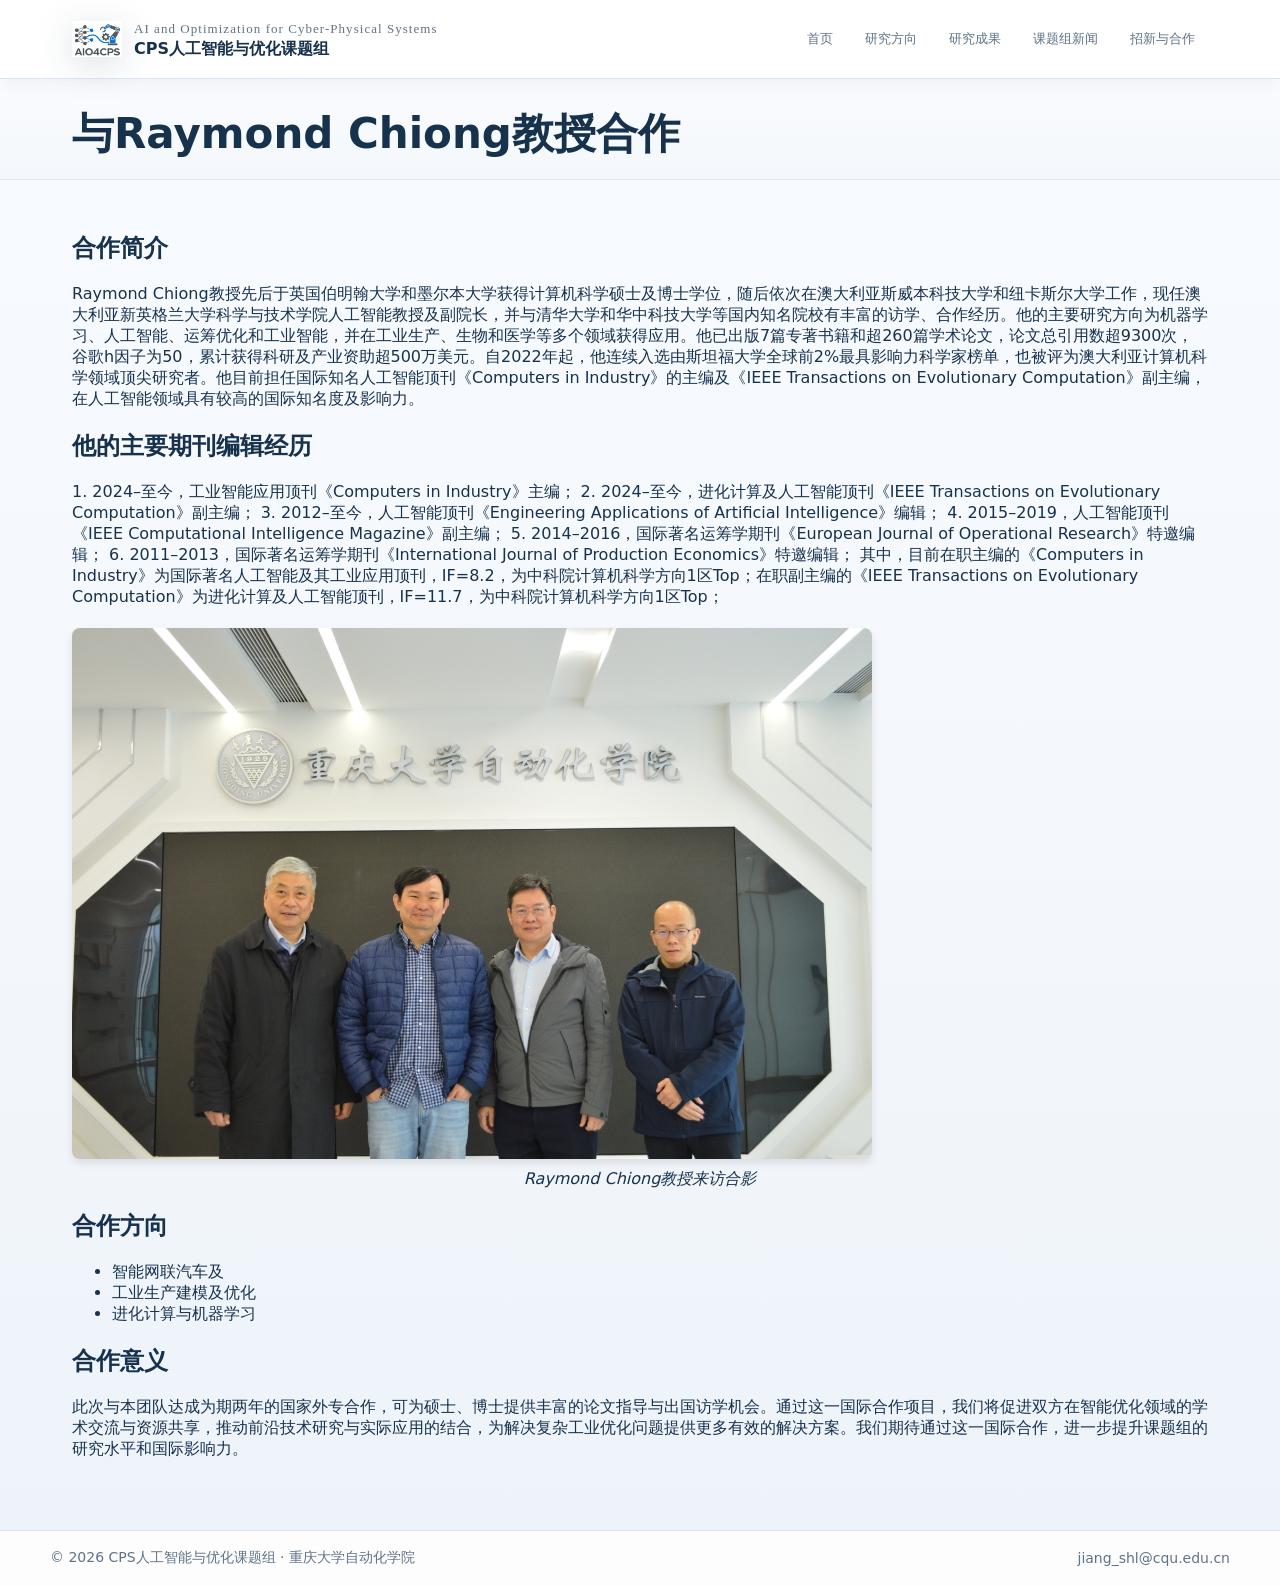
<file: news/cooperation_raymond.html>
<!DOCTYPE html>
<html lang="zh-CN">
<head>
<meta charset="utf-8"/>
<meta content="width=device-width,initial-scale=1" name="viewport"/>
<title>与Raymond Chiong教授合作 | CPS人工智能与优化课题组</title>
<meta content="CPS人工智能与优化课题组与澳大利亚教授权Raymond Chiong的合作详情。" name="description"/>
<meta content="CPS人工智能与优化课题组, Raymond Chiong, 国际合作, 智能优化算法" name="keywords"/>
<meta content="AI and Optimization for Cyber-Physical Systems Research Group, Chongqing University" name="author"/>
<meta content="与Raymond Chiong教授合作 | CPS人工智能与优化课题组" property="og:title"/>
<meta content="CPS人工智能与优化课题组与澳大利亚教授权Raymond Chiong的合作详情。" property="og:description"/>
<meta content="website" property="og:type"/>
<meta content="https://aio4cps.top/news/cooperation_raymond.html" property="og:url"/>
<meta content="https://aio4cps.top/assets/img/logo.png" property="og:image"/>
<meta content="zh_CN" property="og:locale"/>
<meta content="summary_large_image" name="twitter:card"/>
<meta content="与Raymond Chiong教授合作 | CPS人工智能与优化课题组" name="twitter:title"/>
<meta content="CPS人工智能与优化课题组与澳大利亚教授权Raymond Chiong的合作详情。" name="twitter:description"/>
<meta content="https://aio4cps.top/assets/img/logo.png" name="twitter:image"/>
<meta content="#F4F7FB" name="theme-color"/>
<link href="https://aio4cps.top/news/cooperation_raymond.html" rel="canonical"/>
    <link href="../assets/img/logo.png" rel="icon"/>
<link href="../assets/css/styles.css" rel="stylesheet"/>
<script defer="" src="../assets/js/main.js"></script>
<noscript><style>.reveal{opacity:1 !important; transform:none !important;}</style></noscript>
</head>
<body class="page-generic">
<a class="skip-link" href="#main-content">跳到主要内容</a>
<div class="topbar">
<div class="container">
<div class="nav">
<a aria-label="CPS人工智能与优化课题组首页" class="brand" href="../index.html">
<img alt="CPS人工智能与优化课题组标识" src="../assets/img/logo.png"/>
<span class="brand-text">
<span class="t2">AI and Optimization for Cyber-Physical Systems</span>
<span class="t1">CPS人工智能与优化课题组</span>
</span>
</a>
<div aria-label="Primary" class="navlinks">
<a data-page="index.html" href="../index.html">首页</a>
<a data-page="research.html" href="../research.html">研究方向</a>
<a data-page="achievements.html" href="../achievements.html">研究成果</a>
<a data-page="news.html" href="../news.html">课题组新闻</a>
<a data-page="cooperation.html" href="../cooperation.html">招新与合作</a>
</div>
<button aria-controls="mobileNav" aria-expanded="false" aria-label="打开导航菜单" class="hamburger" id="hamburger">菜单</button>
</div>
<div aria-label="移动端导航" class="mobile" hidden="" id="mobileNav">
<a data-page="index.html" href="../index.html">首页</a>
<a data-page="research.html" href="../research.html">研究方向</a>
<a data-page="achievements.html" href="../achievements.html">研究成果</a>
<a data-page="news.html" href="../news.html">课题组新闻</a>
<a data-page="cooperation.html" href="../cooperation.html">招新与合作</a>
</div>
</div>
</div>
<main id="main-content">
<section class="page-hero section-tight page-hero-minimal">
<div class="container">
<div class="page-hero-simple reveal">
<h1 class="page-title">与Raymond Chiong教授合作</h1>
</div>
</div>
</section>
<section class="section">
<div class="container">
<div class="content-block reveal">
<h2>合作简介</h2>
<p>Raymond Chiong教授先后于英国伯明翰大学和墨尔本大学获得计算机科学硕士及博士学位，随后依次在澳大利亚斯威本科技大学和纽卡斯尔大学工作，现任澳大利亚新英格兰大学科学与技术学院人工智能教授及副院长，并与清华大学和华中科技大学等国内知名院校有丰富的访学、合作经历。他的主要研究方向为机器学习、人工智能、运筹优化和工业智能，并在工业生产、生物和医学等多个领域获得应用。他已出版7篇专著书籍和超260篇学术论文，论文总引用数超9300次，谷歌h因子为50，累计获得科研及产业资助超500万美元。自2022年起，他连续入选由斯坦福大学全球前2%最具影响力科学家榜单，也被评为澳大利亚计算机科学领域顶尖研究者。他目前担任国际知名人工智能顶刊《Computers in Industry》的主编及《IEEE Transactions on Evolutionary Computation》副主编，在人工智能领域具有较高的国际知名度及影响力。</p>

<h2>他的主要期刊编辑经历</h2>
<p>1.	2024–至今，工业智能应用顶刊《Computers in Industry》主编；
2.	2024–至今，进化计算及人工智能顶刊《IEEE Transactions on Evolutionary Computation》副主编；
3.	2012–至今，人工智能顶刊《Engineering Applications of Artificial Intelligence》编辑；
4.	2015–2019，人工智能顶刊《IEEE Computational Intelligence Magazine》副主编；
5.	2014–2016，国际著名运筹学期刊《European Journal of Operational Research》特邀编辑；
6.	2011–2013，国际著名运筹学期刊《International Journal of Production Economics》特邀编辑；
其中，目前在职主编的《Computers in Industry》为国际著名人工智能及其工业应用顶刊，IF=8.2，为中科院计算机科学方向1区Top；在职副主编的《IEEE Transactions on Evolutionary Computation》为进化计算及人工智能顶刊，IF=11.7，为中科院计算机科学方向1区Top；
</p>


<div class="image-container" style="text-align: center; margin: 20px 0;">
    <img src="../assets/img/raymond_arrive.jpg" alt="Raymond Chiong教授到达图片" style="max-width: 100%; height: auto; border-radius: 8px; box-shadow: 0 4px 8px rgba(0,0,0,0.1);">
    <p style="margin-top: 10px; font-style: italic;">Raymond Chiong教授来访合影</p>
</div>

<h2>合作方向</h2>
<ul>
<li>智能网联汽车及</li>
<li>工业生产建模及优化</li>
<li>进化计算与机器学习</li>
</ul>

<h2>合作意义</h2>
<p>此次与本团队达成为期两年的国家外专合作，可为硕士、博士提供丰富的论文指导与出国访学机会。通过这一国际合作项目，我们将促进双方在智能优化领域的学术交流与资源共享，推动前沿技术研究与实际应用的结合，为解决复杂工业优化问题提供更多有效的解决方案。我们期待通过这一国际合作，进一步提升课题组的研究水平和国际影响力。</p>

</div>
</div>
</section>
</main>
<div class="footer">
<div class="container footer-row">
<div>© <span data-current-year=""></span> CPS人工智能与优化课题组 · 重庆大学自动化学院</div>
<div><a href="mailto:jiang_shl@cqu.edu.cn">jiang_shl@cqu.edu.cn</a></div>
</div>
</div>
</body>
</html>
</file>
<file: assets/css/styles.css>
:root{
  --bg:#f4f7fb;
  --bg-2:#edf3fa;
  --surface:#ffffff;
  --surface-soft:rgba(255,255,255,.94);
  --line:#dbe5f0;
  --line-strong:#c8d8ea;
  --text:#17324d;
  --muted:#5f7388;
  --primary:#1f5fae;
  --primary-2:#2d78c4;
  --accent:#0f766e;
  --gold:#c18b2f;
  --shadow:0 14px 38px rgba(24,50,77,.08);
  --shadow-soft:0 8px 20px rgba(24,50,77,.06);
  --radius:22px;
  --radius-sm:16px;
  --max:1180px;
}
*{box-sizing:border-box}
[hidden]{display:none !important}
html{scroll-behavior:smooth}
body{margin:0;font-family:ui-sans-serif,system-ui,-apple-system,Segoe UI,Roboto,Arial,"PingFang SC","Microsoft YaHei",sans-serif;color:var(--text);background:linear-gradient(180deg,#f8fbff 0%, var(--bg) 52%, var(--bg-2) 100%);min-height:100vh}
a{color:inherit;text-decoration:none}
img,video{display:block;max-width:100%}
svg{width:1em;height:1em;fill:none;stroke:currentColor;stroke-width:1.8;stroke-linecap:round;stroke-linejoin:round}
.container{max-width:var(--max);margin:0 auto;padding:0 22px}
.skip-link{position:absolute;left:-9999px;top:auto}.skip-link:focus{left:14px;top:14px;z-index:120;background:#fff;padding:10px 14px;border-radius:10px;border:1px solid var(--line)}
.topbar{position:sticky;top:0;z-index:60;background:rgba(255,255,255,.92);backdrop-filter:blur(14px);border-bottom:1px solid rgba(219,229,240,.95);box-shadow:0 6px 16px rgba(24,50,77,.04)}
.nav{display:flex;align-items:center;justify-content:space-between;gap:18px;padding:14px 0}
.brand{display:flex;align-items:center;gap:12px;min-width:0}
.brand img{width:36px;height:36px;flex:none}
.brand .t1{font-weight:800;letter-spacing:.2px}
.mentor-name-link,.mentor-portrait-link{color:inherit;text-decoration:none}
.mentor-name-link:hover{color:var(--primary)}
.mentor-portrait-link{display:inline-block}
.brand .t2{font-size:12px;color:var(--muted);margin-top:2px;white-space:nowrap}
.navlinks{display:flex;align-items:center;gap:8px;flex-wrap:wrap;justify-content:flex-end}
.navlinks a,.mobile a{padding:10px 14px;border-radius:999px;color:var(--muted);font-size:14px;border:1px solid transparent;transition:.22s ease}
.navlinks a:hover,.mobile a:hover{background:#fff;color:var(--primary);border-color:var(--line)}
.navlinks a.active,.mobile a.active{background:rgba(31,95,174,.10);border-color:rgba(31,95,174,.16);color:var(--primary);font-weight:700}
.hamburger{display:none;border:1px solid var(--line);background:#fff;border-radius:12px;padding:9px 12px;color:var(--text)}
.mobile{display:none;flex-direction:column;gap:6px;padding:0 0 14px}
.section{padding:54px 0}.section-tight{padding:38px 0}.section-surface{background:linear-gradient(180deg, rgba(255,255,255,.42), rgba(255,255,255,.08))}
.card-soft{background:var(--surface-soft);border:1px solid var(--line);border-radius:var(--radius);box-shadow:var(--shadow);backdrop-filter:blur(8px)}
.section-chip{display:inline-flex;align-items:center;padding:7px 12px;border-radius:999px;background:rgba(31,95,174,.08);color:var(--primary);font-size:13px;font-weight:700;letter-spacing:.2px}
.eyebrow{display:inline-flex;align-items:center;gap:8px;padding:9px 14px;border-radius:999px;background:#fff;border:1px solid var(--line);color:var(--muted);font-size:13px;box-shadow:var(--shadow-soft)}
.section-head{display:flex;align-items:flex-end;justify-content:space-between;gap:16px;margin-bottom:24px}.section-head h2{margin:10px 0 0;font-size:30px;line-height:1.22}.section-head p{margin:10px 0 0;color:var(--muted);max-width:62ch;line-height:1.7}.split-head{align-items:center}.more-link{color:var(--primary);font-weight:700;white-space:nowrap}
.page-title{margin:12px 0 0;font-size:40px;line-height:1.1}.page-lead{margin:12px 0 0;color:var(--muted);line-height:1.75;max-width:60ch}
.home-hero{padding:46px 0 22px;background:radial-gradient(1000px 500px at 8% 0%, rgba(45,120,196,.10), transparent 56%), radial-gradient(800px 520px at 100% 15%, rgba(15,118,110,.08), transparent 58%), linear-gradient(180deg,#f9fcff 0%, rgba(244,247,251,.96) 100%)}
.home-hero-grid{display:grid;grid-template-columns:1.2fr .9fr;gap:22px;align-items:stretch}
.hero-panel{padding:34px 34px 30px;position:relative;overflow:hidden}
.hero-panel::after{content:"";position:absolute;right:-70px;top:-70px;width:250px;height:250px;border-radius:50%;background:radial-gradient(circle, rgba(31,95,174,.12), transparent 66%)}
.hero-panel h1{margin:18px 0 0;font-size:48px;line-height:1.04;letter-spacing:-.8px}
.hero-lead{margin:16px 0 0;color:var(--muted);font-size:17px;line-height:1.88;max-width:60ch}
.hero-emphasis{color:var(--primary);font-weight:800;text-decoration:none}
.hero-stats{display:grid;grid-template-columns:repeat(3,1fr);gap:14px;margin-top:26px}
.stat-card{padding:18px;border-radius:18px;background:linear-gradient(180deg,#fff,#f6f9fd);border:1px solid var(--line);display:grid;gap:4px;transition:.22s ease;min-height:102px}
.stat-card:hover{transform:translateY(-2px);border-color:rgba(31,95,174,.24);box-shadow:var(--shadow-soft)}
.stat-card strong{font-size:34px;color:var(--primary);line-height:1}.stat-card span{font-size:14px;color:var(--muted)}
.hero-actions{display:flex;flex-wrap:wrap;gap:12px;margin-top:24px}
.btn-primary,.btn-secondary{display:inline-flex;align-items:center;justify-content:center;padding:12px 18px;border-radius:14px;border:1px solid transparent;font-weight:700;transition:.22s ease}
.btn-primary{background:linear-gradient(135deg,var(--primary),var(--primary-2));color:#fff;box-shadow:0 10px 20px rgba(31,95,174,.18)}
.btn-primary:hover{transform:translateY(-1px);opacity:.98}
.btn-secondary{background:#fff;border-color:var(--line);color:var(--text)}
.btn-secondary:hover{border-color:rgba(31,95,174,.24);color:var(--primary)}
.pi-panel{display:grid;grid-template-columns:220px 1fr;min-height:100%}
.pi-media{padding:20px;border-right:1px solid var(--line);display:flex;align-items:center;justify-content:center;background:linear-gradient(180deg,#f5f8fd,#eef4fb)}
.pi-media img{width:100%;height:100%;max-height:320px;object-fit:cover;border-radius:18px;border:1px solid var(--line)}
.pi-body{padding:28px}
.pi-body h2{margin:16px 0 4px;font-size:28px}.pi-sub{color:var(--primary);font-weight:700}.pi-body p{margin:14px 0 0;color:var(--muted);line-height:1.8}
.pi-meta{display:grid;gap:12px;margin-top:18px}.pi-meta div{display:flex;gap:10px;align-items:flex-start;color:var(--muted);line-height:1.7}.pi-meta span:first-child{color:var(--primary);font-size:18px;margin-top:2px}
.news-strip{padding:16px 18px}.news-strip-head{display:flex;align-items:center;justify-content:space-between;gap:12px;padding-bottom:10px;border-bottom:1px dashed var(--line)}
.news-strip-list{display:grid;grid-template-columns:repeat(2,minmax(0,1fr));gap:10px;margin-top:14px}.news-strip-item{display:flex;gap:12px;align-items:flex-start;padding:12px 14px;border-radius:14px;background:#fff;border:1px solid transparent;color:var(--muted)}.news-strip-item:hover{border-color:var(--line-strong);color:var(--text)}.news-strip-year{color:var(--primary);font-weight:700;min-width:52px}
.direction-grid{display:grid;grid-template-columns:repeat(2,minmax(0,1fr));gap:18px}.direction-card{padding:22px 22px 20px}.direction-icon{width:46px;height:46px;border-radius:14px;display:grid;place-items:center;background:rgba(31,95,174,.08);color:var(--primary);font-size:22px}.direction-card h3{margin:16px 0 8px;font-size:22px}.direction-card p{margin:0;color:var(--muted);line-height:1.75}
.focus-grid{display:grid;grid-template-columns:repeat(2,minmax(0,1fr));gap:20px}.focus-card{overflow:hidden}.focus-media{aspect-ratio:16/9;background:#dce8f4}.focus-media video,.focus-media img{width:100%;height:100%;object-fit:cover}.focus-body{padding:22px 22px 24px}.focus-tag{display:inline-flex;padding:6px 10px;border-radius:999px;background:rgba(193,139,47,.12);color:#8e6420;font-size:12px;font-weight:700;letter-spacing:.2px}.focus-body h3{margin:14px 0 8px;font-size:26px}.focus-body p{margin:0;color:var(--muted);line-height:1.8}
.focus-media-contain{display:flex;align-items:stretch;justify-content:center;background:#eef3f8}
.focus-media-contain img{object-fit:contain;background:#eef3f8}
.partner-grid{display:grid;grid-template-columns:repeat(4,minmax(0,1fr));gap:18px}.partner-card{padding:22px}.partner-name{font-size:20px;font-weight:800;color:var(--primary);margin-bottom:10px}.partner-card p{margin:0;color:var(--muted);line-height:1.72}
.page-hero{background:linear-gradient(180deg,#f9fbfe 0%, rgba(244,247,251,.88) 100%);border-bottom:1px solid rgba(219,229,240,.82)}
.page-hero-grid{display:grid;grid-template-columns:1.25fr .75fr;gap:22px;align-items:start}
.page-metrics{display:grid;grid-template-columns:repeat(3,minmax(210px,240px));justify-content:center;gap:14px}.metric-card{display:grid;place-items:center;text-align:center;gap:6px;padding:18px 14px;background:#fff;border-radius:18px;border:1px solid var(--line);box-shadow:var(--shadow-soft)}.metric-card strong{font-size:42px;line-height:1;color:var(--primary)}.metric-card span:last-child{color:var(--muted)}.metric-icon{font-size:22px;color:var(--gold)}
.page-aside{padding:22px}.page-aside h3{margin:0 0 12px;font-size:20px}.page-aside p{margin:0;color:var(--muted);line-height:1.75}
.section-nav{display:flex;flex-wrap:wrap;gap:10px;margin-top:22px}.section-nav a{padding:10px 14px;border-radius:999px;background:#fff;border:1px solid var(--line);color:var(--muted);font-weight:700}.section-nav a:hover{border-color:var(--line-strong);color:var(--primary)}
.project-grid{display:grid;grid-template-columns:repeat(2,minmax(0,1fr));gap:18px}.project-card{padding:22px}.project-head{display:grid;gap:12px}.project-fund{font-size:13px;color:var(--primary);font-weight:700}.badge-row{display:flex;flex-wrap:wrap;gap:8px}.badge,.pill{display:inline-flex;align-items:center;padding:6px 10px;border-radius:999px;background:#eef5ff;color:var(--primary);font-size:12px;font-weight:700}.pill-group{display:flex;gap:8px;flex-wrap:wrap}
.project-card h3{margin:14px 0 8px;font-size:22px;line-height:1.45}.project-card p{margin:0;color:var(--muted);line-height:1.78}
.accordion{margin-top:18px;border-radius:20px;border:1px solid var(--line);background:rgba(255,255,255,.95);box-shadow:var(--shadow-soft);overflow:hidden}.accordion + .accordion{margin-top:16px}.accordion summary{cursor:pointer;list-style:none;padding:18px 22px;font-size:18px;font-weight:800;display:flex;align-items:center;justify-content:space-between}.accordion summary::-webkit-details-marker{display:none}.accordion summary::after{content:"+";font-size:24px;line-height:1;color:var(--primary)}.accordion[open] summary::after{content:"−"}.accordion-body{padding:0 22px 22px}
.text-list,.mini-list{list-style:none;margin:0;padding:0;display:grid;gap:12px}.text-list li{padding:16px 0;border-top:1px dashed var(--line);display:grid;gap:6px}.text-list li:first-child{border-top:none}.text-list strong{font-size:16px;line-height:1.6}.text-list span{color:var(--muted);font-size:14px;line-height:1.7}
.paper-list{list-style:none;margin:0;padding:0;display:grid;gap:0}.paper-item{display:grid;grid-template-columns:1fr auto;gap:14px;padding:18px 0;border-top:1px dashed var(--line);align-items:start}.paper-item:first-child{border-top:none}.paper-index{display:none}.paper-content{display:grid;gap:6px}.paper-title{font-size:17px;font-weight:700;line-height:1.65}.paper-title-link{color:var(--text);transition:.2s ease}.paper-title-link:hover{color:var(--primary)}.paper-arrow{margin-left:6px;font-size:14px}.paper-meta,.paper-source{color:var(--muted);font-size:14px;line-height:1.72}.paper-type{font-size:12px;font-weight:700;color:var(--primary);background:#eff5fe;border:1px solid #d8e6f7;border-radius:999px;padding:6px 10px;white-space:nowrap}
.news-layout{display:grid;grid-template-columns:1fr 310px;gap:22px;align-items:start}.news-stack{display:grid;gap:16px}.news-card{display:grid;grid-template-columns:110px 1fr;overflow:hidden}.news-date{background:linear-gradient(180deg,#eef5ff,#f8fbff);border-right:1px solid var(--line);display:flex;align-items:center;justify-content:center;font-size:22px;font-weight:800;color:var(--primary);padding:24px}.news-body{padding:22px 22px 20px}.news-tag{display:inline-flex;padding:5px 10px;border-radius:999px;background:rgba(15,118,110,.10);color:var(--accent);font-size:12px;font-weight:700}.news-body h3{margin:14px 0 8px;font-size:22px;line-height:1.45}.news-body p{margin:0;color:var(--muted);line-height:1.76}.news-side{display:grid;gap:18px}.side-card{padding:22px}.side-card h3{margin:0 0 14px;font-size:20px}.tag-cloud{display:flex;flex-wrap:wrap;gap:8px}.tag-cloud span{padding:8px 12px;border-radius:999px;background:#f0f5fb;color:var(--muted);font-size:13px}.quick-links{display:grid;gap:10px}.quick-links a{padding:12px 14px;border-radius:14px;background:#fff;border:1px solid var(--line);font-weight:700;color:var(--text)}.quick-links a:hover{border-color:var(--line-strong);color:var(--primary)}
.contact-aside .badge{margin-top:10px}
.leader-card{display:grid;grid-template-columns:1.2fr .8fr;gap:0;overflow:hidden}.leader-copy{padding:30px 30px 28px}.leader-copy h2{margin:16px 0 4px;font-size:30px}.leader-copy p{margin:14px 0 0;color:var(--muted);line-height:1.82}.leader-meta{display:grid;gap:10px;margin-top:18px;color:var(--muted);line-height:1.75}.leader-photo{background:linear-gradient(180deg,#f5f8fd,#eef4fb);border-left:1px solid var(--line);display:flex;align-items:center;justify-content:center;padding:20px}.leader-photo img{width:100%;max-width:340px;max-height:360px;object-fit:cover;border-radius:20px;border:1px solid var(--line)}
.two-col-grid{display:grid;grid-template-columns:repeat(2,minmax(0,1fr));gap:18px}.info-card{padding:22px}.card-head{display:flex;align-items:center;gap:12px;color:var(--primary)}.card-head svg{font-size:22px}.card-head h3{margin:0;font-size:22px;color:var(--text)}.mini-list li{position:relative;padding-left:18px;color:var(--muted);line-height:1.82}.mini-list li::before{content:"";position:absolute;left:0;top:.78em;width:7px;height:7px;border-radius:50%;background:var(--gold)}
.footer{margin-top:32px;border-top:1px solid rgba(219,229,240,.95);background:rgba(255,255,255,.88)}.footer-row{display:flex;align-items:center;justify-content:space-between;gap:14px;padding:22px 0;color:var(--muted);font-size:14px}
.reveal{opacity:0;transform:translateY(18px);transition:opacity .55s ease, transform .55s ease}.reveal.in{opacity:1;transform:none}
@media (max-width:1024px){
  .home-hero-grid,.page-hero-grid,.leader-card,.news-layout,.focus-grid{grid-template-columns:1fr}
  .pi-panel{grid-template-columns:1fr}
  .pi-media{border-right:none;border-bottom:1px solid var(--line)}
  .leader-photo{border-left:none;border-top:1px solid var(--line)}
  .partner-grid{grid-template-columns:repeat(2,minmax(0,1fr))}
  .project-grid,.direction-grid,.two-col-grid{grid-template-columns:1fr 1fr}
  .page-metrics{grid-template-columns:repeat(3,minmax(190px,220px));justify-content:center}
}
@media (max-width:720px){
  .navlinks{display:none}.hamburger{display:inline-flex}.mobile{display:flex}
  .brand .t2{display:none}
  .section{padding:42px 0}.page-title{font-size:34px}.hero-panel h1{font-size:40px}
  .hero-stats,.page-metrics,.project-grid,.direction-grid,.focus-grid,.two-col-grid,.partner-grid,.news-strip-list{grid-template-columns:1fr}
  .news-card{grid-template-columns:1fr}.news-date{border-right:none;border-bottom:1px solid var(--line);justify-content:flex-start;padding:16px 22px}
  .paper-item{grid-template-columns:auto 1fr}.paper-type{grid-column:2;justify-self:start}
  .footer-row{flex-direction:column;align-items:flex-start}
}


/* v17 structural refinement */
.home-intro{padding:46px 0 18px;background:radial-gradient(960px 500px at 8% 0%, rgba(45,120,196,.10), transparent 56%), radial-gradient(700px 420px at 100% 10%, rgba(15,118,110,.08), transparent 56%), linear-gradient(180deg,#fbfdff 0%, rgba(244,247,251,.96) 100%)}
.intro-shell{display:grid;grid-template-columns:1.22fr .78fr;gap:22px;padding:34px;align-items:center;overflow:hidden;position:relative}
.intro-shell::after{content:"";position:absolute;right:-120px;top:-120px;width:320px;height:320px;border-radius:50%;background:radial-gradient(circle, rgba(31,95,174,.10), transparent 68%)}
.intro-copy{position:relative;z-index:1}
.intro-copy h1{margin:16px 0 0;font-size:48px;line-height:1.06;letter-spacing:-.8px}
.intro-copy .hero-lead{max-width:56ch;margin:16px 0 0;font-size:17px;line-height:1.92}
.intro-visual{position:relative;display:grid;place-items:center;min-height:100%}
.intro-visual-card{position:absolute;left:18px;top:18px;display:flex;align-items:center;gap:14px;padding:14px 16px;border-radius:18px;background:rgba(255,255,255,.92);border:1px solid rgba(219,229,240,.9);box-shadow:var(--shadow-soft);z-index:2}
.intro-visual-card img{width:40px;height:40px}
.intro-visual-copy{display:grid;gap:2px}
.intro-visual-copy strong{font-size:15px;letter-spacing:.3px}
.intro-visual-copy span{font-size:12px;color:var(--muted)}
.intro-visual-graphic{width:100%;max-width:360px;height:auto;color:var(--primary)}
.home-overview-section{padding-top:20px}
.home-overview-grid{display:grid;grid-template-columns:1.02fr .98fr;gap:22px;align-items:stretch}
.module-card,.mentor-card-modern,.coop-panel-modern{padding:28px}
.module-card h2,.mentor-card-modern h2,.coop-panel-modern h2{margin:14px 0 0;font-size:30px;line-height:1.18}
.module-card p,.mentor-card-modern p,.coop-panel-modern p{margin:14px 0 0;color:var(--muted);line-height:1.82}
.topic-grid{display:grid;grid-template-columns:repeat(2,minmax(0,1fr));gap:12px;margin-top:20px}
.topic-pill{display:flex;align-items:center;justify-content:center;padding:14px 16px;border-radius:16px;background:linear-gradient(180deg,#fff,#f5f9ff);border:1px solid var(--line);font-weight:700;color:var(--text);min-height:58px}
.mentor-card-modern{display:grid;grid-template-columns:1.1fr .8fr;gap:0;overflow:hidden}
.mentor-card-copy{padding-right:18px}
.mentor-subline{margin-top:10px;color:var(--primary);font-weight:700;line-height:1.65}
.mentor-card-photo{display:flex;align-items:center;justify-content:center;padding:18px 18px 18px 0}
.mentor-card-photo img{width:100%;max-width:280px;max-height:340px;object-fit:cover;border-radius:20px;border:1px solid var(--line);box-shadow:var(--shadow-soft)}
.section-head-compact{margin-bottom:22px}
.section-head-compact h2{font-size:32px}
.focus-card .focus-body{padding:24px}
.focus-card .focus-body h3{margin:2px 0 8px;font-size:28px}
.cooperation-cta{display:grid;grid-template-columns:1.08fr auto;gap:24px;align-items:center;padding:30px 32px}
.cooperation-cta h2{margin:14px 0 0;font-size:32px}
.cooperation-cta p{margin:14px 0 0;color:var(--muted);line-height:1.82;max-width:58ch}
.cooperation-cta-action{display:flex;align-items:center;justify-content:flex-end}
.page-hero-minimal .page-title{margin:0;font-size:42px}
.page-hero-minimal .page-lead{margin:10px 0 0;max-width:52ch}
.page-hero-simple{padding:8px 0}
.results-top{display:grid;gap:22px;align-items:center}
.result-metrics{max-width:900px;margin-inline:auto}
.simple-heading{margin-bottom:20px;border-left:4px solid rgba(31,95,174,.18);padding-left:14px}
.simple-heading h2{margin:0;font-size:30px;line-height:1.18}
.news-archive-wrap{display:grid;gap:16px}
.news-year-accordion summary{font-size:22px}
.news-paper-list{list-style:none;margin:0;padding:0;display:grid;gap:12px}
.news-paper-item{display:grid;grid-template-columns:auto 1fr;gap:14px;padding:14px 0;border-top:1px dashed var(--line);align-items:start}
.news-paper-item:first-child{border-top:none}
.news-paper-tag{display:inline-flex;align-items:center;justify-content:center;padding:6px 10px;border-radius:999px;background:rgba(15,118,110,.10);color:var(--accent);font-size:12px;font-weight:700;min-width:72px}
.news-paper-copy{display:grid;gap:6px}
.news-paper-title{font-size:16px;font-weight:700;line-height:1.68}
.news-paper-link{color:var(--text)}
.news-paper-link:hover{color:var(--primary)}
.news-paper-meta{color:var(--muted);font-size:14px;line-height:1.72}
.news-paper-feature{align-items:start}
.news-paper-feature .news-paper-title{font-size:18px;line-height:1.72}
.news-photo-grid{display:grid;grid-template-columns:repeat(4,minmax(0,1fr));gap:10px;margin-top:12px}
.news-photo-grid figure{margin:0;overflow:hidden;border:1px solid var(--line);border-radius:10px;background:#fff}
.news-photo-grid img{width:100%;aspect-ratio:4/3;object-fit:cover;display:block}
.news-photo-grid.news-photo-grid-single{grid-template-columns:minmax(0,1fr);max-width:860px}
.news-photo-grid.news-photo-grid-single img{aspect-ratio:16/9}
.news-photo-grid figcaption{padding:7px 9px;color:var(--muted);font-size:12px;font-weight:700}
.coop-grid-modern{align-items:stretch}
.spaced-list{margin-top:16px}
.spaced-list li{padding-left:20px}
.admission-lead,.coop-lead{padding:14px 16px;border-radius:14px;background:linear-gradient(180deg,#f7fbff,#eef5ff);border:1px solid rgba(219,229,240,.95)}
.support-list{display:grid;gap:12px;margin-top:16px}
.support-item{display:grid;grid-template-columns:auto 1fr;gap:14px;align-items:start;padding:14px 0;border-top:1px dashed var(--line)}
.support-item:first-child{border-top:none}
.support-index{display:inline-flex;align-items:center;justify-content:center;min-width:34px;height:34px;padding:0 8px;border-radius:10px;background:rgba(31,95,174,.10);color:var(--primary);font-size:13px;font-weight:800}
.support-item h3{margin:0;color:var(--primary);font-size:17px;line-height:1.35}
.coop-panel-modern .support-item p{margin:6px 0 0;color:var(--muted);line-height:1.78}
.inline-contact{margin-top:18px;padding-top:16px;border-top:1px dashed var(--line);color:var(--muted);font-weight:700}
.inline-contact a{color:var(--primary)}
.partner-badges{display:flex;flex-wrap:wrap;gap:10px;margin-top:18px;padding-top:16px;border-top:1px dashed var(--line)}
.partner-badges span{padding:10px 14px;border-radius:999px;background:linear-gradient(180deg,#f7fbff,#eef5ff);border:1px solid var(--line);font-weight:700;color:var(--primary)}

/* weekly report */
.page-weekly-report{background:linear-gradient(180deg,#edf6ff 0%,#f5f9fd 42%,#eef5fb 100%)}
.page-weekly-report .topbar{box-shadow:0 1px 0 rgba(200,216,234,.72);border-bottom-color:rgba(200,216,234,.86)}
.page-weekly-report .container{max-width:min(1560px,calc(100vw - 48px));padding:0 18px}
.report-section{padding-top:24px}
.report-access-grid{display:grid;grid-template-columns:repeat(2,minmax(0,1fr));gap:18px;align-items:stretch}
.report-access-card,.report-panel{padding:24px}
.report-access-card h2,.report-panel h2{margin:12px 0 0;font-size:26px;line-height:1.24}
.report-access-card .form-label{margin-top:18px}
.report-code-row{display:grid;grid-template-columns:1fr auto;gap:10px;margin-top:8px}
.form-label{display:block;font-weight:800;color:var(--text);margin:14px 0 8px}
.form-input{width:100%;min-height:46px;border:1px solid var(--line);border-radius:14px;background:#fff;color:var(--text);padding:11px 13px;font:inherit;outline:none;transition:border-color .2s ease, box-shadow .2s ease}
.form-input:focus{border-color:rgba(31,95,174,.48);box-shadow:0 0 0 4px rgba(31,95,174,.10)}
.form-message{min-height:22px;margin:10px 0 0;color:var(--muted);line-height:1.6}
.form-message.is-error{color:#b42318}
.form-message.is-success{color:var(--accent);font-weight:700}
.report-workspace{margin-top:20px}
.report-panel-head{display:flex;align-items:flex-start;justify-content:space-between;gap:14px;margin-bottom:18px}
.report-form{max-width:none}
.report-form-grid{display:grid;grid-template-columns:repeat(2,minmax(0,1fr));gap:14px}
.report-field{display:grid;gap:7px;color:var(--text);font-size:14px;font-weight:800}
.report-field-wide,.report-form-grid .report-tip,.report-form-grid .form-message,.report-submit-row{grid-column:1 / -1}
.report-submit-row{display:flex;justify-content:flex-end}
.report-submit-row .btn-primary{min-width:150px;margin-top:0}
.report-file-input{padding:10px;background:#fff}
.report-admin-grid{display:grid;grid-template-columns:minmax(320px,.88fr) minmax(0,1.12fr);gap:18px;align-items:start}
.report-list,.user-history-list{display:grid;gap:0;border:1px solid #d8e5f2;border-radius:8px;overflow:hidden;background:#fff}
.report-table-head,.report-item{display:grid;grid-template-columns:34px minmax(120px,.68fr) minmax(88px,.42fr) minmax(140px,.72fr) minmax(200px,1.25fr) minmax(138px,.72fr) minmax(190px,auto);gap:10px;align-items:center}
.report-table-head{padding:10px 12px;background:#f1f7fd;color:var(--muted);font-size:13px;font-weight:800;border-bottom:1px solid #d8e5f2}
.report-item{padding:9px 12px;border:0;border-bottom:1px solid #e4edf6;border-radius:0;background:#fff}
.report-item:last-child{border-bottom:0}
.report-select{width:18px;height:18px;accent-color:var(--primary);flex:none}
.report-item-title{font-weight:800;font-size:16px;line-height:1.35}
.report-item-cell{min-width:0;color:var(--muted);font-size:14px;line-height:1.45}
.report-item-cell strong{display:block;color:var(--text);font-size:15px;line-height:1.35}
.report-file-name{overflow:hidden;text-overflow:ellipsis;white-space:nowrap}
.report-type-badge{display:inline-flex;align-items:center;width:max-content;min-height:26px;padding:4px 8px;border-radius:7px;background:#eaf3ff;color:var(--primary);font-size:12px;font-weight:900;white-space:nowrap}
.report-item-actions{display:flex;justify-content:flex-end;gap:7px;white-space:nowrap}
.report-item-actions .btn-secondary,.report-item-actions .btn-primary,.report-item-actions .btn-danger{padding:8px 10px;border-radius:8px;font-size:13px}
.report-item-actions button:disabled{opacity:.45;cursor:not-allowed}
.report-empty{display:grid;place-items:center;min-height:180px;padding:26px;border:1px dashed var(--line-strong);border-radius:16px;color:var(--muted);background:#fff;text-align:center;line-height:1.7}
.report-preview{min-height:520px;height:68vh;resize:vertical;overflow:auto;border:1px solid #d8e5f2;border-radius:8px;background:#fff}
.report-preview iframe,.report-preview object{width:100%;height:100%;min-height:500px;border:0;border-radius:8px;background:#fff}
.report-preview-card{display:grid;gap:14px;padding:22px;border:1px dashed var(--line-strong);border-radius:8px;background:#fff;color:var(--muted);line-height:1.7}
.report-preview-card strong{color:var(--text)}
.affairs-login-layout{display:grid;grid-template-columns:minmax(0,.95fr) minmax(380px,.5fr);gap:20px;align-items:stretch;max-width:1320px;margin:0 auto}
.affairs-module-card,.affairs-login-card,.affairs-sidebar,.report-panel,.affairs-appbar{background:rgba(255,255,255,.96);border:1px solid #d7e6f5;border-radius:8px;box-shadow:0 14px 34px rgba(25,61,98,.07)}
.affairs-module-card,.affairs-login-card,.affairs-sidebar{padding:28px}
.affairs-module-card{display:flex;flex-direction:column;justify-content:space-between;min-height:300px;background:#fff}
.affairs-module-card h2,.affairs-login-card h2,.affairs-sidebar h2{margin:12px 0 0;font-size:28px;line-height:1.2}
.affairs-module-card p,.affairs-sidebar p,.report-panel-head p{margin:10px 0 0;color:var(--muted);line-height:1.7}
.affairs-module-list{display:grid;gap:10px;margin-top:24px}
.affairs-module-list span,.affairs-side-nav a,.affairs-side-nav span{display:flex;align-items:center;min-height:44px;padding:11px 13px;border-radius:8px;border:1px solid #d8e5f2;background:#fff;color:var(--muted);font-weight:700}
.affairs-module-list .active,.affairs-side-nav a.active{background:rgba(31,95,174,.10);border-color:rgba(31,95,174,.22);color:var(--primary)}
.affairs-login-card{display:grid;align-content:center}
.affairs-login-card .btn-primary,.report-form .btn-primary{margin-top:14px}
.affairs-appbar{display:flex;align-items:center;justify-content:space-between;gap:16px;margin-bottom:14px;padding:15px 18px;background:linear-gradient(135deg,#fff 0%,#f4f9ff 100%)}
.affairs-appbar h1{margin:8px 0 0;font-size:28px;line-height:1.2}
.affairs-appbar p{margin:6px 0 0;color:var(--muted);font-weight:700}
.user-identity{display:flex;align-items:center;gap:14px;min-width:0}
.profile-avatar{position:relative;display:grid;place-items:center;flex:none;overflow:hidden;border:1px solid rgba(31,95,174,.20);border-radius:50%;background:#dcecff;color:#17549b;font-weight:900;letter-spacing:.02em}
.profile-avatar img{width:100%;height:100%;object-fit:cover}
.profile-avatar-lg{width:58px;height:58px;font-size:15px}
.profile-avatar-xl{width:96px;height:96px;font-size:20px}
.avatar-editor{display:grid;grid-template-columns:auto minmax(0,1fr);gap:18px;align-items:start;margin-bottom:20px;padding:16px;border:1px solid #d8e5f2;border-radius:10px;background:#f7fbff}
.avatar-editor-body{min-width:0}
.avatar-editor-body .form-label{margin:0 0 8px}
.avatar-editor-body .form-input{max-width:480px}
.avatar-actions{display:flex;gap:8px;flex-wrap:wrap;margin-top:10px}
.avatar-actions .btn-primary,.avatar-actions .btn-secondary{padding:9px 12px}
.form-helper{margin:7px 0 0;color:var(--muted);font-size:13px;line-height:1.55}
.affairs-appbar-actions{display:flex;align-items:center;justify-content:flex-end;gap:10px;flex-wrap:wrap}
.admin-password-panel{max-width:none;margin:-6px 0 18px;padding:18px 24px;background:#fff;border:1px solid #d7e6f5;border-radius:8px;box-shadow:0 14px 34px rgba(25,61,98,.07)}
.admin-password-panel[hidden]{display:none}
.affairs-shell{display:grid;grid-template-columns:210px minmax(0,1fr);gap:14px;align-items:start}
.affairs-sidebar{position:sticky;top:92px;display:grid;gap:20px}
.affairs-side-nav{display:grid;gap:10px}
.affairs-side-nav a,.affairs-side-nav span{justify-content:flex-start}
.affairs-side-nav a{transition:background .2s ease,border-color .2s ease,color .2s ease,transform .2s ease}
.affairs-side-nav a:hover{transform:translateX(2px);border-color:rgba(31,95,174,.26);color:var(--primary);background:#f5f9ff}
.affairs-main{display:grid;gap:14px;min-width:0}
.user-affairs-main{grid-template-columns:minmax(0,1.08fr) minmax(360px,.92fr);align-items:start}
.user-affairs-main #weekly-upload{grid-column:1;order:1}
.user-affairs-main #my-reports{grid-column:2;order:2}
.user-affairs-main #material-downloads{grid-column:1 / -1;order:3}
.user-affairs-main #profile-settings{grid-column:1;order:4}
.user-affairs-main #password-settings{grid-column:2;order:5}
.user-history-list .report-table-head{display:none}
.user-history-list .report-item{grid-template-columns:minmax(0,1fr) auto;gap:6px 12px;padding:13px 14px}
.user-history-list .report-item > :first-child{display:none}
.user-history-list .report-item > :nth-child(2){grid-column:1;grid-row:1}
.user-history-list .report-item > :nth-child(3){grid-column:2;grid-row:1;justify-self:end}
.user-history-list .report-item > :nth-child(4){grid-column:1;grid-row:2}
.user-history-list .report-item > :nth-child(5){grid-column:1 / -1;grid-row:3}
.user-history-list .report-item > :nth-child(6){grid-column:1;grid-row:4;font-size:12px}
.user-history-list .report-item > :nth-child(7){grid-column:2;grid-row:4}
.user-history-list .report-item-actions .btn-primary,.user-history-list .report-item-actions .btn-secondary{padding:7px 9px}
.report-dashboard{display:grid;grid-template-columns:repeat(3,minmax(0,1fr));gap:14px}
.report-dashboard .metric-card{min-height:118px}
.report-dashboard .metric-card span:first-child{color:var(--muted);font-weight:700}
.report-dashboard .metric-small{font-size:30px}
.report-tip{margin:6px 0 0;color:var(--primary);font-size:14px;font-weight:700;line-height:1.6}
.form-input[readonly]{background:#f6f9fd;color:var(--muted)}
.report-toolbar{display:flex;align-items:end;gap:10px;flex-wrap:wrap;color:var(--muted);font-size:14px;font-weight:700}
.report-toolbar .btn-secondary{padding:9px 12px;border-radius:12px}
.report-toolbar .btn-danger{padding:9px 12px;border-radius:12px}
.filter-field{display:grid;gap:6px;min-width:150px;color:var(--muted);font-size:13px;font-weight:800}
.filter-field .form-input{min-height:38px;padding:8px 10px}
.weekly-progress-card{display:grid;gap:10px;padding-top:16px;border-top:1px solid #e1edf8}
.weekly-progress-head{display:flex;align-items:center;justify-content:space-between;gap:10px;color:var(--muted);font-size:13px;font-weight:800}
.weekly-progress-head strong{color:var(--primary);font-size:22px}
.weekly-progress-bar{height:8px;border-radius:999px;background:#eaf2fb;overflow:hidden}
.weekly-progress-bar span{display:block;height:100%;border-radius:999px;background:linear-gradient(90deg,#0b73e5,#16a34a)}
.weekly-progress-list{display:grid;gap:10px;max-height:280px;overflow:auto}
.progress-group{display:grid;gap:6px}
.progress-group-title{display:flex;align-items:center;justify-content:space-between;color:var(--muted);font-size:12px;font-weight:800}
.progress-row{display:flex;align-items:center;justify-content:space-between;gap:8px;color:var(--muted);font-size:13px}
.progress-row strong{color:var(--text)}
.progress-row .done{color:var(--accent);font-weight:800}
.progress-row .missing{color:#b42318;font-weight:800}
.admin-user-form{margin-bottom:16px}
.admin-user-grid{display:grid;grid-template-columns:repeat(4,minmax(0,1fr));gap:10px;align-items:end}
.admin-user-actions{display:flex;gap:8px;align-items:end}
.user-list{display:grid;gap:8px}
.user-row{display:grid;grid-template-columns:minmax(110px,.55fr) minmax(90px,.42fr) minmax(140px,.7fr) minmax(140px,.8fr) minmax(110px,.55fr) minmax(160px,.9fr) auto;gap:10px;align-items:center;padding:10px 12px;border:1px solid #d8e5f2;border-radius:8px;background:#fbfdff;color:var(--muted);font-size:13px}
.user-row strong{display:block;color:var(--text);font-size:15px}
.user-row-actions{display:flex;justify-content:flex-end;gap:7px;white-space:nowrap}
.user-row-actions .btn-secondary,.user-row-actions .btn-danger{padding:8px 10px;border-radius:8px;font-size:13px}
.material-form{margin-bottom:16px}
.material-form-grid{display:grid;grid-template-columns:minmax(150px,.6fr) minmax(190px,.8fr) minmax(240px,1fr) auto;gap:10px;align-items:end}
.material-file-field{min-width:220px}
.material-list{display:grid;gap:12px}
.material-category{display:grid;gap:8px}
.material-category-title{display:flex;align-items:center;justify-content:space-between;gap:10px;color:var(--text);font-weight:900}
.material-category-title span{color:var(--muted);font-size:13px;font-weight:800}
.material-row{display:grid;grid-template-columns:minmax(180px,1fr) minmax(120px,.5fr) minmax(150px,.6fr) auto;gap:10px;align-items:center;padding:10px 12px;border:1px solid #d8e5f2;border-radius:8px;background:#fbfdff;color:var(--muted);font-size:14px}
.material-row strong{display:block;color:var(--text);font-size:15px}
.material-actions{display:flex;justify-content:flex-end;gap:7px;white-space:nowrap}
.material-actions .btn-primary,.material-actions .btn-danger{padding:8px 10px;border-radius:8px;font-size:13px}
.btn-danger{display:inline-flex;align-items:center;justify-content:center;border:1px solid rgba(180,35,24,.18);background:#fff;color:#b42318;font-weight:800;transition:.2s ease}
.btn-danger:hover{background:#fff3f1;border-color:rgba(180,35,24,.28)}
.report-panel{padding:18px 20px;overflow:hidden;transition:border-color .2s ease,box-shadow .2s ease,background .2s ease}
.report-panel[data-collapsible="true"]{padding-top:18px;padding-bottom:18px}
.report-panel[data-collapsible="true"] .report-panel-head{align-items:center;margin-bottom:16px}
.report-panel[data-collapsible="true"].is-collapsed{background:rgba(255,255,255,.86);box-shadow:0 8px 20px rgba(25,61,98,.05);border-color:#dce9f6}
.report-panel[data-collapsible="true"].is-collapsed .report-panel-head{margin-bottom:0}
.report-panel[data-collapsible="true"].is-collapsed > :not(.report-panel-head){display:none}
.panel-toggle{flex:none;display:inline-flex;align-items:center;justify-content:center;min-width:66px;min-height:36px;padding:8px 12px;border:1px solid #d8e5f2;border-radius:8px;background:#f7fbff;color:var(--primary);font-weight:900;cursor:pointer;transition:background .2s ease,border-color .2s ease,box-shadow .2s ease}
.panel-toggle:hover{background:#eaf3ff;border-color:rgba(31,95,174,.26);box-shadow:0 8px 16px rgba(31,95,174,.08)}
.panel-toggle:focus-visible{outline:3px solid rgba(31,95,174,.22);outline-offset:2px}
.report-preview-panel{grid-column:1 / -1}
.profile-form{max-width:860px}
.profile-grid{display:grid;grid-template-columns:120px minmax(0,1fr);gap:10px 14px;align-items:center}
.profile-grid .form-label{margin:0}
.profile-actions{display:flex;justify-content:flex-end;margin-top:16px}
.affairs-authenticated .affairs-public-hero{display:none}
.affairs-authenticated .report-section{padding-top:22px}
.page-weekly-report .section-chip{border-radius:999px;background:#eaf3ff}
.page-weekly-report .btn-primary{border-radius:8px;box-shadow:0 8px 16px rgba(31,95,174,.16)}
.page-weekly-report .btn-secondary{border-radius:8px}
.page-weekly-report .form-input{border-radius:8px}
.upload-mask{position:fixed;inset:0;z-index:200;display:grid;place-items:center;background:rgba(15,35,58,.35);backdrop-filter:blur(4px)}
.upload-mask[hidden]{display:none}
.upload-dialog{display:grid;place-items:center;gap:12px;width:min(360px,calc(100vw - 44px));padding:28px;background:#fff;border:1px solid #d7e6f5;border-radius:12px;box-shadow:0 24px 60px rgba(15,35,58,.18);text-align:center;color:var(--text)}
.upload-dialog span{color:var(--muted);line-height:1.6}
.upload-spinner{width:42px;height:42px;border-radius:50%;border:4px solid #dbeafe;border-top-color:var(--primary);animation:upload-spin .8s linear infinite}
@keyframes upload-spin{to{transform:rotate(360deg)}}
@media (max-width:1280px){
  .user-affairs-main{grid-template-columns:1fr}
  .user-affairs-main #weekly-upload,.user-affairs-main #my-reports,.user-affairs-main #material-downloads,.user-affairs-main #profile-settings,.user-affairs-main #password-settings{grid-column:1}
}
@media (max-width:1024px){
  .intro-shell,.home-overview-grid,.mentor-card-modern,.cooperation-cta,.report-admin-grid,.affairs-login-layout,.affairs-shell{grid-template-columns:1fr}
  .affairs-sidebar{position:static}
  .report-table-head{display:none}
  .report-item,.user-row,.material-row{grid-template-columns:1fr}
  .report-item-actions,.user-row-actions,.material-actions{justify-content:flex-start;flex-wrap:wrap}
  .admin-user-grid{grid-template-columns:repeat(2,minmax(0,1fr))}
  .material-form-grid{grid-template-columns:1fr 1fr}
  .mentor-card-photo{padding:0 28px 28px}
  .cooperation-cta-action{justify-content:flex-start}
}
@media (max-width:720px){
  .intro-shell{padding:26px}
  .intro-copy h1{font-size:40px}
  .topic-grid{grid-template-columns:1fr}
  .mentor-card-modern,.cooperation-cta,.intro-shell{gap:18px}
  .intro-visual-card{position:relative;left:auto;top:auto;margin-bottom:12px}
  .page-hero-minimal .page-title{font-size:34px}
  .simple-heading h2,.module-card h2,.mentor-card-modern h2,.coop-panel-modern h2,.cooperation-cta h2,.section-head-compact h2{font-size:26px}
  .news-paper-item{grid-template-columns:1fr}
  .news-photo-grid{grid-template-columns:1fr 1fr}
  .report-access-grid,.report-code-row{grid-template-columns:1fr}
  .report-panel-head,.report-item-head{display:grid}
  .report-item-main{gap:10px}
  .admin-user-grid{grid-template-columns:1fr}
  .report-preview iframe,.report-preview object{min-height:420px}
  .report-preview{height:62vh;min-height:420px}
  .affairs-module-card,.affairs-login-card,.affairs-sidebar,.report-panel{padding:20px}
  .report-dashboard{grid-template-columns:1fr}
  .affairs-appbar{grid-template-columns:1fr;display:grid}
  .affairs-appbar-actions{justify-content:flex-start}
  .profile-grid{grid-template-columns:1fr;gap:8px}
  .report-form-grid{grid-template-columns:1fr}
  .report-field-wide,.report-form-grid .report-tip,.report-form-grid .form-message,.report-submit-row{grid-column:1}
  .report-submit-row{justify-content:stretch}
  .report-submit-row .btn-primary{width:100%}
  .avatar-editor{grid-template-columns:1fr}
  .profile-avatar-xl{width:78px;height:78px}
  .user-identity{align-items:flex-start}
  .profile-avatar-lg{width:50px;height:50px}
  [data-user-panel] .affairs-sidebar{padding:14px}
  [data-user-panel] .affairs-sidebar > div:first-child,[data-user-panel] .affairs-side-nav > span{display:none}
  [data-user-panel] .affairs-side-nav{grid-template-columns:repeat(2,minmax(0,1fr));gap:8px}
  [data-user-panel] .affairs-side-nav a{min-height:40px;padding:9px 10px}
  .profile-actions{justify-content:flex-start}
  .material-form-grid{grid-template-columns:1fr}
  .page-weekly-report .container{max-width:100%;padding:0 16px}
}


/* v18 refinement */
.home-intro{padding:42px 0 14px}
.intro-shell{grid-template-columns:1.18fr .82fr;gap:18px;padding:30px 34px}
.intro-copy .hero-lead{max-width:54ch}
.intro-visual.intro-logo-wrap{display:flex;align-items:center;justify-content:center}
.intro-logo-stage{position:relative;display:grid;place-items:center;width:100%;min-height:280px;border-radius:26px;background:radial-gradient(circle at 50% 45%, rgba(45,120,196,.16), rgba(45,120,196,.06) 38%, rgba(255,255,255,.88) 72%);border:1px solid rgba(219,229,240,.92);overflow:hidden}
.intro-logo-stage::before{content:"";position:absolute;inset:20px;border-radius:22px;background:linear-gradient(180deg, rgba(255,255,255,.92), rgba(245,249,255,.72));border:1px solid rgba(219,229,240,.75)}
.intro-logo-large{position:relative;z-index:1;width:min(290px,70%);filter:drop-shadow(0 14px 28px rgba(31,95,174,.18))}
#focus-showcase{padding-top:34px;padding-bottom:46px}
.section-head-compact{margin-bottom:16px}
.section-head-compact h2{font-size:30px}
.focus-grid{gap:16px}
.focus-card .focus-body{padding:20px 22px 22px}
.focus-card .focus-body h3{margin:0 0 6px;font-size:25px}
#projects-accordion{margin-top:0}
#projects-accordion summary{font-size:20px}
#projects-accordion .accordion-body{padding-top:4px}
.news-paper-title{font-size:16px;line-height:1.9}
.news-paper-venue{color:var(--primary);font-weight:800}
.news-paper-title-text{font-weight:700}
.page-hero-contact{display:grid;grid-template-columns:1.05fr .95fr;gap:22px;align-items:stretch}
.page-hero-simple{display:flex;flex-direction:column;justify-content:center;padding:8px 0}
.contact-hero-card{padding:24px 26px;display:flex;flex-direction:column;justify-content:center}
.contact-hero-card h2{margin:0;font-size:26px;line-height:1.2}
.contact-hero-card p{margin:10px 0 0;color:var(--muted);line-height:1.74}
.contact-hero-mail{display:inline-flex;margin-top:12px;font-size:19px;font-weight:800;color:var(--primary);word-break:break-all}
.contact-hero-mail:hover{color:var(--primary-2)}
@media (max-width:1024px){
  .page-hero-contact{grid-template-columns:1fr}
}
@media (max-width:720px){
  .intro-logo-stage{min-height:220px}
  .intro-logo-large{width:min(220px,64%)}
  #focus-showcase{padding-top:26px;padding-bottom:38px}
  .contact-hero-card h2{font-size:24px}
  .contact-hero-mail{font-size:18px}
}


/* v20 spacing refinement */
.section{padding:32px 0}
.section-tight{padding:24px 0}
.section-head{margin-bottom:18px}
.section-head h2{margin-top:8px}
.page-title{margin-top:8px}
.page-lead{margin-top:10px;line-height:1.68}
.page-hero.section-tight{padding-top:24px;padding-bottom:14px}
.footer{margin-top:22px}
.footer-row{padding:18px 0}

.home-intro{padding:30px 0 8px}
.intro-shell{gap:16px;padding:26px 30px}
.home-overview-section{padding-top:16px;padding-bottom:24px}
.module-card,.mentor-card-modern,.coop-panel-modern{padding:24px}
.module-card h2,.mentor-card-modern h2,.coop-panel-modern h2{margin-top:12px}
.module-card p,.mentor-card-modern p,.coop-panel-modern p{margin-top:12px;line-height:1.76}
.topic-grid{margin-top:16px}
  .section-news-strip{padding-top:18px;padding-bottom:22px}
  .news-strip{padding:14px 16px}
  .news-strip-head{padding-bottom:8px}
  .news-strip-list{margin-top:10px;gap:8px}
  #focus-showcase{padding-top:24px;padding-bottom:30px}
  .section-head-compact{margin-bottom:12px}
  .focus-grid{gap:14px}
.focus-card .focus-body{padding:18px 20px 20px}
.focus-card .focus-body h3{margin:0 0 6px;font-size:24px}
#cooperation-network{padding-top:24px;padding-bottom:32px}
.cooperation-cta{gap:18px;padding:24px 28px}
.cooperation-cta h2{margin-top:12px}
.cooperation-cta p{margin-top:12px;line-height:1.76}

.results-top{gap:18px}
.result-metrics{max-width:880px;margin-inline:auto}
.page-metrics{gap:12px}
.metric-card{padding:16px 12px}
.metric-card strong{font-size:38px}
.simple-heading{margin-bottom:14px}
.simple-heading h2{font-size:28px}
#project-list{padding-top:22px;padding-bottom:28px}
#paper-list{padding-top:26px;padding-bottom:28px}
#ip-list{padding-top:26px;padding-bottom:30px}
.accordion{margin-top:14px}
.accordion + .accordion{margin-top:12px}
.accordion summary{padding:16px 20px;font-size:17px}
.accordion-body{padding:0 20px 18px}
.project-grid,.two-col-grid{gap:16px}
.project-card,.info-card{padding:20px}
.project-card h3{margin:12px 0 6px;font-size:21px}
.project-card p{line-height:1.72}
.paper-item{padding:15px 0;gap:12px}
.paper-title{line-height:1.56}
.paper-meta,.paper-source{line-height:1.62}
.text-list li{padding:14px 0}

.page-news .page-hero.section-tight{padding-bottom:12px}
.page-news .section{padding-top:22px;padding-bottom:28px}
.news-archive-wrap{gap:12px}
.news-year-accordion summary{font-size:20px}
.news-paper-item{padding:12px 0;gap:12px}
.news-paper-title{line-height:1.72}
.news-paper-meta{line-height:1.64}

.page-cooperation .page-hero.section-tight{padding-bottom:14px}
.page-hero-contact{gap:18px}
.page-cooperation .page-hero-contact{grid-template-columns:1fr auto;align-items:center}
.contact-hero-card{padding:22px 24px}
.contact-hero-card p{margin-top:9px;line-height:1.7}
.page-cooperation .section{padding-top:24px;padding-bottom:30px}
.spaced-list{margin-top:14px}
.spaced-list li{line-height:1.72}
.partner-badges{margin-top:14px;padding-top:14px}

@media (max-width:720px){
  .section{padding:24px 0}
  .section-tight{padding:18px 0}
  .home-intro{padding:22px 0 6px}
  .intro-shell{padding:22px}
  .home-overview-section{padding-top:12px;padding-bottom:18px}
  .section-news-strip{padding-top:14px;padding-bottom:18px}
  #focus-showcase{padding-top:18px;padding-bottom:22px}
  #cooperation-network{padding-top:18px;padding-bottom:24px}
  #project-list,#paper-list,#ip-list,.page-news .section,.page-cooperation .section{padding-top:18px;padding-bottom:22px}
  .module-card,.mentor-card-modern,.coop-panel-modern,.project-card,.info-card,.contact-hero-card,.cooperation-cta{padding:18px}
  .accordion summary{padding:14px 16px}
  .accordion-body{padding:0 16px 16px}
  .footer-row{padding:16px 0}
}


/* v22 logo and layout refresh */
.nav{gap:14px;padding:12px 0}
.brand{display:flex;align-items:center;justify-content:flex-start;gap:12px;flex:0 1 auto;min-width:0;padding:2px 0}
.brand img{width:50px;height:50px;flex:none;object-fit:contain;display:block;filter:drop-shadow(0 8px 18px rgba(16,35,62,.14))}
.brand-text{display:flex;flex-direction:column;min-width:0}
.brand .t2{font-family:"Times New Roman",Times,serif;font-size:13px;line-height:1.15;letter-spacing:.08em;color:var(--muted);white-space:nowrap}
.brand .t1{margin-top:3px;font-size:16px;font-weight:800;line-height:1.12;letter-spacing:0;color:#18324d;white-space:nowrap}
.navlinks{gap:6px;flex:1 1 auto;min-width:0}
.navlinks a,.mobile a{padding:9px 12px;font-size:13px}
.navlinks a[href="cooperation.html"]{padding:10px 16px;border:1px solid rgba(31,95,174,.28);background:linear-gradient(180deg,#ffffff,#f4f8fe);color:var(--primary);font-size:15px;font-weight:800;box-shadow:0 8px 18px rgba(31,95,174,.10)}
.navlinks a[href="cooperation.html"]:hover{border-color:rgba(31,95,174,.42);background:linear-gradient(180deg,#ffffff,#eef5ff);color:var(--primary-2)}
@media (max-width:980px){.brand img{width:44px;height:44px}.brand .t1{font-size:14px}.brand .t2{font-size:12px;letter-spacing:.06em}.navlinks a,.mobile a{padding:8px 10px;font-size:12px}}
@media (max-width:720px){.brand img{width:40px;height:40px}.brand .t1{font-size:14px}.brand .t2{display:none}}

.mobile[hidden]{display:none !important}
@media (max-width:720px){
  .mobile{display:flex;flex-direction:row;flex-wrap:nowrap;gap:8px;overflow-x:auto;overflow-y:hidden;padding:0 0 10px;scrollbar-width:none;-webkit-overflow-scrolling:touch}
  .mobile::-webkit-scrollbar{display:none}
  .mobile a{flex:0 0 auto;white-space:nowrap;padding:8px 12px;border-radius:999px}
}

.home-intro{padding:20px 0 4px}
.intro-shell{grid-template-columns:minmax(0,1.16fr) minmax(320px,.84fr);gap:26px;align-items:center;padding:26px 30px}
.intro-name-en{margin-top:16px;font-family:"Times New Roman",Times,serif;font-size:19px;line-height:1.15;letter-spacing:.06em;color:var(--primary);font-weight:700;text-transform:none}
.intro-copy h1{margin:10px 0 0;font-size:30px;line-height:1.22;letter-spacing:0}
.intro-copy .hero-lead{max-width:56ch;font-size:16px;line-height:1.9}
.intro-logo-stage{background:
radial-gradient(circle at 34% 34%, rgba(27,119,214,.12), transparent 18%),
radial-gradient(circle at 74% 64%, rgba(73,91,113,.10), transparent 16%),
linear-gradient(145deg,#eef4fb 0%, #e4edf7 48%, #d9e6f3 100%);
border:1px solid rgba(148,171,196,.38);
box-shadow:0 16px 28px rgba(35,61,92,.10)}
.intro-logo-stage::before{content:"";position:absolute;inset:20px;border-radius:22px;background:linear-gradient(180deg, rgba(255,255,255,.76), rgba(246,250,254,.58));border:1px solid rgba(255,255,255,.62)}
.intro-logo-stage{min-height:320px}
.intro-logo-large{width:min(432px,82%);height:auto;filter:drop-shadow(0 12px 24px rgba(49,77,112,.16))}

.home-overview-section{padding-top:14px}
.section-news-strip{padding-top:6px;padding-bottom:10px}
#focus-showcase{padding-top:10px;padding-bottom:16px}
.mentor-merged-card{display:grid;grid-template-columns:minmax(0,1.22fr) minmax(220px,.62fr);gap:20px;padding:26px 30px;align-items:center}
.mentor-merged-copy{display:flex;flex-direction:column;justify-content:center}
.mentor-merged-copy h2{margin:12px 0 0;font-size:30px;line-height:1.18}
.mentor-name-hero{margin:12px 0 0;font-size:34px;font-weight:800;line-height:1;color:#18324d;letter-spacing:.02em}
.mentor-merged-copy p{margin:12px 0 0;color:var(--muted);font-size:16px;line-height:1.86}
.mentor-link-tags{display:flex;flex-wrap:wrap;gap:10px;margin-top:16px}
.mentor-link-tags .topic-pill{text-decoration:none}
.mentor-merged-copy .topic-grid{margin-top:16px;gap:10px;grid-template-columns:repeat(3,minmax(0,1fr))}
.mentor-merged-copy .topic-pill{padding:8px 10px;border-radius:14px;min-height:40px;font-size:13px;font-weight:700}
.mentor-merged-side{display:flex;align-items:center;justify-content:center;align-self:center}
.mentor-portrait-shell{display:flex;align-items:center;justify-content:center;padding:0;border-radius:0;background:transparent;border:0}
.mentor-portrait-shell img{width:min(290px,100%);border-radius:18px;border:1px solid var(--line);box-shadow:0 10px 22px rgba(24,50,77,.10)}

.section-team-vibes{padding-top:4px;padding-bottom:8px}
.team-vibes-grid{display:grid;grid-template-columns:1.18fr .82fr;gap:18px;align-items:stretch}
.team-gallery{padding:16px;display:grid;gap:12px;overflow:hidden}
.team-gallery-stage{position:relative;min-height:420px;padding-top:54px;border-radius:20px;background:transparent;overflow:hidden}
.team-gallery-chip{position:absolute;left:18px;top:18px;z-index:3;display:inline-flex;align-items:center;padding:7px 12px;border-radius:999px;background:rgba(255,255,255,.92);backdrop-filter:blur(10px);border:1px solid rgba(219,229,240,.96);color:var(--primary);font-size:12px;font-weight:700;letter-spacing:.16px;box-shadow:0 8px 18px rgba(24,50,77,.10)}
.team-gallery-slide{position:absolute;left:0;right:0;top:54px;bottom:0;opacity:0;transform:scale(1.02);transition:opacity .55s ease, transform .55s ease;pointer-events:none}
.team-gallery-slide.active{opacity:1;transform:scale(1);pointer-events:auto}
.team-gallery-slide.leaving{opacity:0}
.team-gallery-slide img{width:100%;height:100%;object-fit:cover;object-position:center 50%}
.team-gallery-slide figcaption{position:absolute;left:16px;bottom:16px;padding:8px 12px;border-radius:999px;background:rgba(16,35,62,.72);backdrop-filter:blur(10px);color:#fff;font-size:13px;font-weight:700;letter-spacing:.2px}
.team-gallery-dots{display:flex;justify-content:center;gap:8px}
.team-gallery-dot{width:10px;height:10px;border-radius:999px;border:0;background:rgba(31,95,174,.18);padding:0;cursor:pointer;transition:.2s ease}
.team-gallery-dot.active{width:26px;background:linear-gradient(135deg,var(--primary),var(--primary-2))}
.team-side-stack{display:grid;gap:14px}
.team-side-card{padding:22px 22px 20px}
.team-side-card h3{margin:12px 0 0;font-size:24px}
.team-side-card p{margin:12px 0 0;color:var(--muted);line-height:1.8}
.name-list{list-style:none;margin:16px 0 0;padding:0;display:grid;gap:10px}
.name-list li{display:flex;justify-content:space-between;gap:10px;align-items:center;padding:12px 14px;border-radius:14px;background:#fff;border:1px solid var(--line)}
.name-list span{font-weight:700}
.name-list em{font-style:normal;color:var(--muted);font-size:13px}
.name-list span em{margin-left:8px;font-weight:400}
.destination-badges{display:flex;flex-wrap:wrap;gap:10px;margin-top:16px}
.destination-badges span{display:inline-flex;align-items:center;padding:8px 12px;border-radius:999px;background:#eef5ff;color:var(--primary);font-size:13px;font-weight:700}
.inline-destination{margin-top:18px;padding-top:16px;border-top:1px dashed var(--line)}
.inline-destination h3{margin:0;font-size:20px;color:var(--text)}
.inline-destination p{margin:8px 0 0;color:var(--muted);line-height:1.76}

.coop-content-section{padding-top:34px}
.coop-content-section .coop-panel-modern{position:relative;overflow:hidden;background:linear-gradient(180deg,rgba(255,255,255,.98),rgba(247,251,255,.94));border-color:rgba(200,216,234,.95)}
.coop-content-section .coop-panel-modern::before{content:"";position:absolute;left:0;right:0;top:0;height:4px;background:linear-gradient(90deg,var(--primary),var(--primary-2),var(--accent))}
.coop-content-section .section-chip{box-shadow:0 8px 16px rgba(31,95,174,.08)}
.coop-content-section .admission-lead,.coop-content-section .coop-lead{margin-top:18px;background:linear-gradient(180deg,#f5f9ff,#eef6ff);box-shadow:inset 4px 0 0 rgba(31,95,174,.35)}
.coop-content-section .support-list{gap:10px}
.coop-content-section .support-item{padding:14px;border:1px solid rgba(219,229,240,.86);border-radius:14px;background:rgba(255,255,255,.72)}
.coop-content-section .support-item + .support-item{border-top:1px solid rgba(219,229,240,.86)}
.coop-content-section .inline-destination,.coop-content-section .partner-badges{margin-top:18px;padding-top:18px}
.coop-content-section .inline-destination .partner-badges{margin-top:16px;padding-top:0;border-top:0}
.coop-content-section .destination-badges span,.coop-content-section .partner-badges span{background:#fff;box-shadow:0 6px 14px rgba(24,50,77,.05)}
@media (max-width:720px){
  .coop-content-section{padding-top:22px}
  .coop-content-section .support-item{grid-template-columns:1fr;gap:10px}
  .coop-content-section .support-index{justify-content:flex-start;width:max-content}
}

.research-direction-grid .direction-card{padding:24px 24px 22px}
.research-direction-grid .direction-icon{font-size:18px;font-weight:800;width:52px;height:52px;background:linear-gradient(135deg,rgba(31,95,174,.12),rgba(45,120,196,.18));border:1px solid rgba(31,95,174,.12)}
.research-direction-grid .direction-card h3{font-size:24px}
.research-direction-grid .direction-card p{line-height:1.82}
.page-research .research-direction-grid{grid-template-columns:repeat(3,minmax(0,1fr))}
.page-research .focus-grid{grid-template-columns:repeat(3,minmax(0,1fr));align-items:stretch}

.news-paper-tag{min-width:76px;text-align:center}

@media (max-width:1024px){
  .page-research .focus-grid{grid-template-columns:repeat(3,minmax(0,1fr))}
}

@media (max-width:860px){
  .page-research .research-direction-grid,
  .page-research .focus-grid{grid-template-columns:1fr}
}

@media (max-width:980px){
  .intro-shell,.mentor-merged-card,.team-vibes-grid{grid-template-columns:1fr}
  .intro-shell{padding:24px}
  .intro-copy h1{font-size:30px}
  .intro-logo-stage{min-height:260px}
  .mentor-merged-card{padding:24px}
  .home-intro{padding:18px 0 4px}
  .home-overview-section{padding-top:12px}
  .section-news-strip{padding-top:4px;padding-bottom:8px}
  #focus-showcase{padding-top:8px;padding-bottom:12px}
  .team-gallery-stage{min-height:360px}
}
@media (max-width:720px){
  .home-intro{padding:14px 0 2px}
  .intro-shell{gap:18px;padding:22px 20px}
  .intro-name-en{margin-top:12px;font-size:16px;letter-spacing:.04em}
  .intro-copy h1{font-size:23px}
  .intro-copy .hero-lead{font-size:15px;line-height:1.8}
  .intro-logo-stage{min-height:220px}
  .intro-logo-large{width:min(280px,72%)}
  .home-overview-section{padding-top:10px}
  .section-news-strip{padding-top:2px;padding-bottom:6px}
  #focus-showcase{padding-top:6px;padding-bottom:10px}
  .mentor-merged-card{padding:20px 18px}
  .team-gallery-stage{min-height:280px;padding-top:50px}
  .section-team-vibes{padding-top:2px;padding-bottom:6px}
  .team-gallery-slide{top:50px}
  .mentor-merged-copy h2{font-size:28px}
  .mentor-name-hero{font-size:30px}
  .mentor-merged-copy p{font-size:15px;line-height:1.82}
  .mentor-merged-copy .topic-grid{grid-template-columns:repeat(3,minmax(0,1fr));gap:8px}
  .mentor-merged-copy .topic-pill{padding:8px 8px;min-height:38px;font-size:12px}
  .mentor-portrait-shell img{width:min(245px,100%)}
  .team-side-card h3{font-size:22px}
  .name-list li{align-items:flex-start;flex-direction:column}
}

/* AutoPaperReport module */
.paper-form{display:grid;gap:14px;margin-bottom:18px}
.paper-form-grid{display:grid;grid-template-columns:minmax(260px,1.2fr) repeat(3,minmax(160px,.65fr));gap:12px;align-items:end}
.paper-keywords-field{grid-row:span 2}
.paper-form textarea.form-input{min-height:138px;resize:vertical;line-height:1.6}
.paper-toggle{display:flex;align-items:center;gap:8px;min-height:42px;color:var(--text);font-weight:800}
.paper-toggle input{width:16px;height:16px;accent-color:var(--primary)}
.paper-actions{display:flex;gap:10px;flex-wrap:wrap}
.paper-status{display:inline-flex;align-items:center;justify-content:center;padding:8px 12px;border-radius:999px;background:#eef8f6;color:var(--accent);font-weight:900;font-size:13px;white-space:nowrap}
.paper-runs{display:grid;gap:12px}
.paper-run-card{padding:14px;border:1px solid #d8e5f2;border-radius:10px;background:#fbfdff;display:grid;gap:10px}
.paper-run-head{display:flex;justify-content:space-between;gap:12px;align-items:flex-start}
.paper-run-head strong{display:block;color:var(--text);font-size:16px}
.paper-run-head span{display:block;color:var(--muted);font-size:13px;margin-top:3px}
.paper-run-head em{font-style:normal;padding:5px 9px;border-radius:999px;background:#eaf3ff;color:var(--primary);font-weight:900;font-size:12px}
.paper-run-card p{margin:0;color:var(--muted)}
.paper-run-meta{color:var(--muted);font-size:13px}
.paper-list-mini{display:grid;gap:8px}
.paper-list-mini article{padding:10px;border-radius:8px;background:#fff;border:1px solid #e4edf6}
.paper-list-mini h4{margin:0 0 4px;color:var(--text);font-size:15px}
.paper-list-mini p{display:-webkit-box;-webkit-line-clamp:3;-webkit-box-orient:vertical;overflow:hidden;margin:0 0 4px;color:var(--muted);font-size:13px}
.paper-list-mini a{color:var(--primary);font-weight:800}
.report-tip code{padding:1px 5px;border-radius:5px;background:#eef4fb;color:var(--primary)}
@media (max-width:1024px){
  .paper-form-grid{grid-template-columns:1fr 1fr}
  .paper-keywords-field{grid-row:auto;grid-column:1 / -1}
}
@media (max-width:720px){
  .paper-form-grid{grid-template-columns:1fr}
  .paper-run-head{display:grid}
}
</file>
